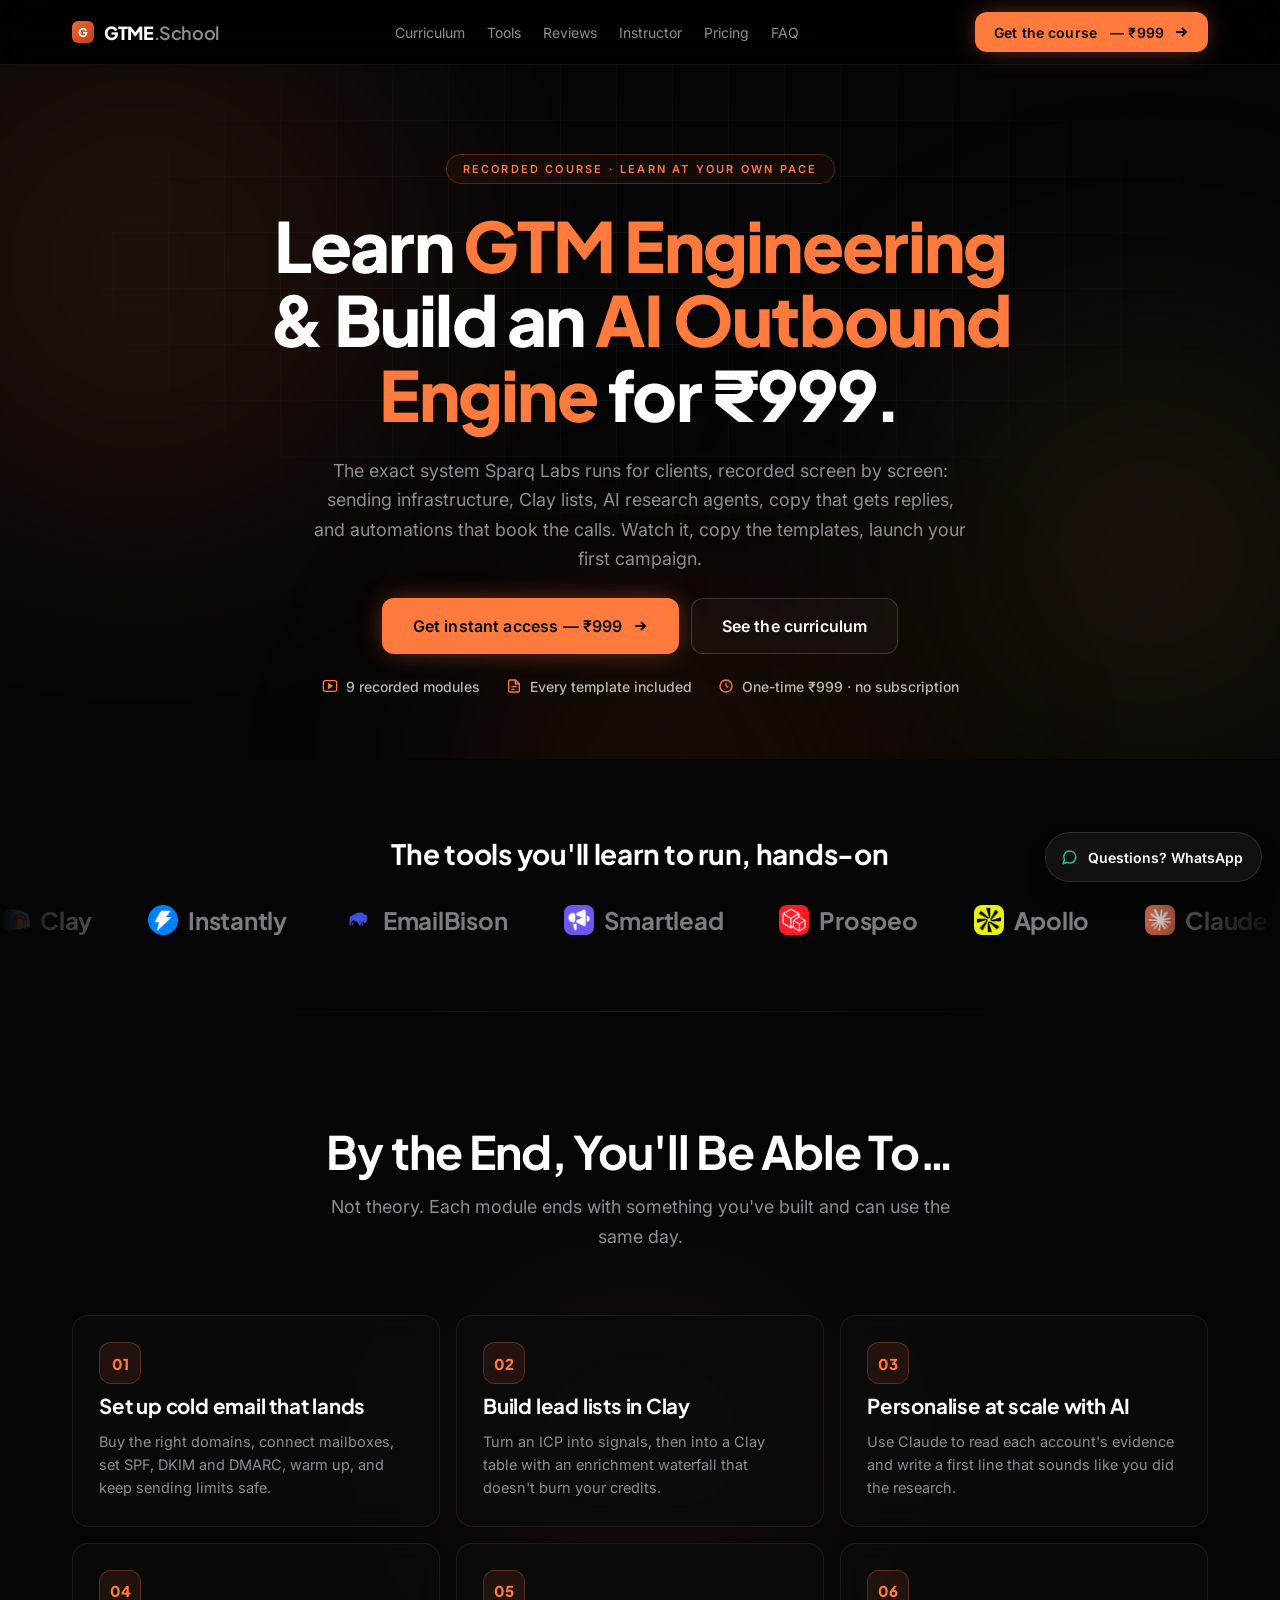
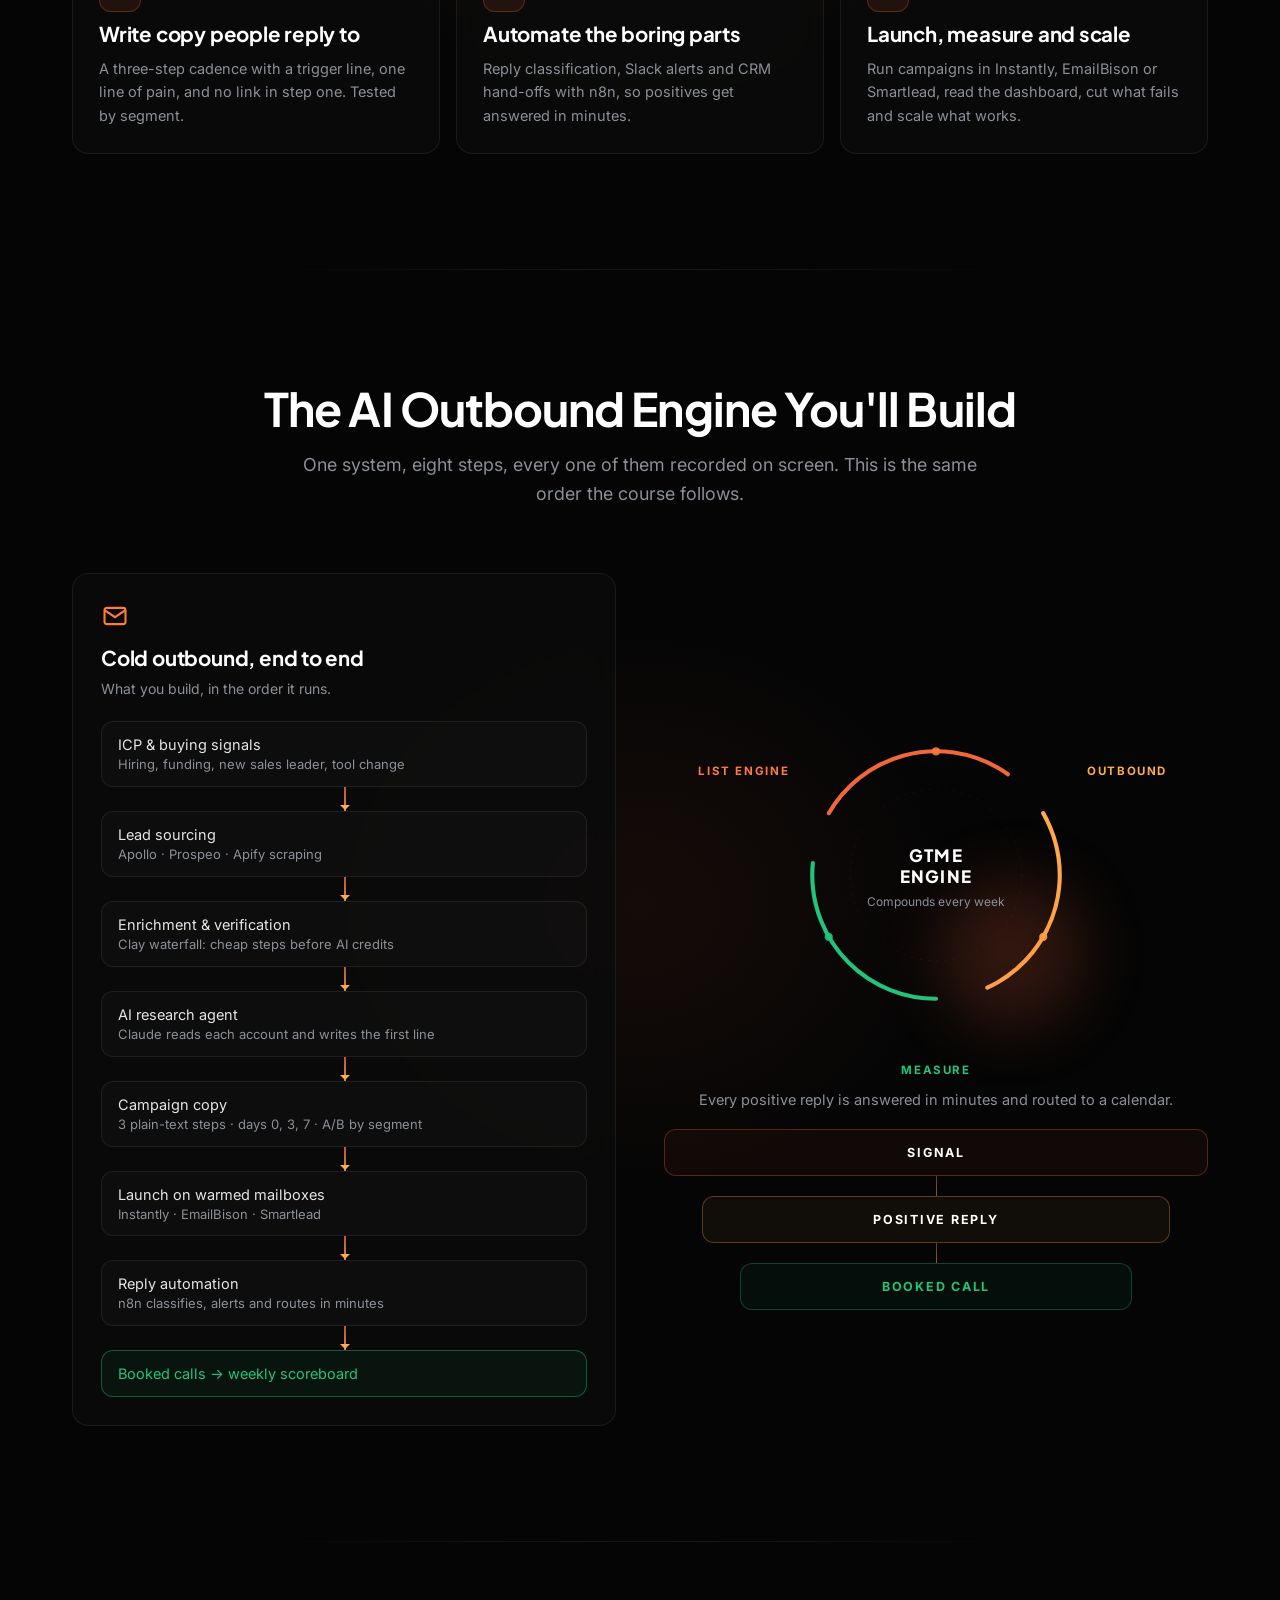
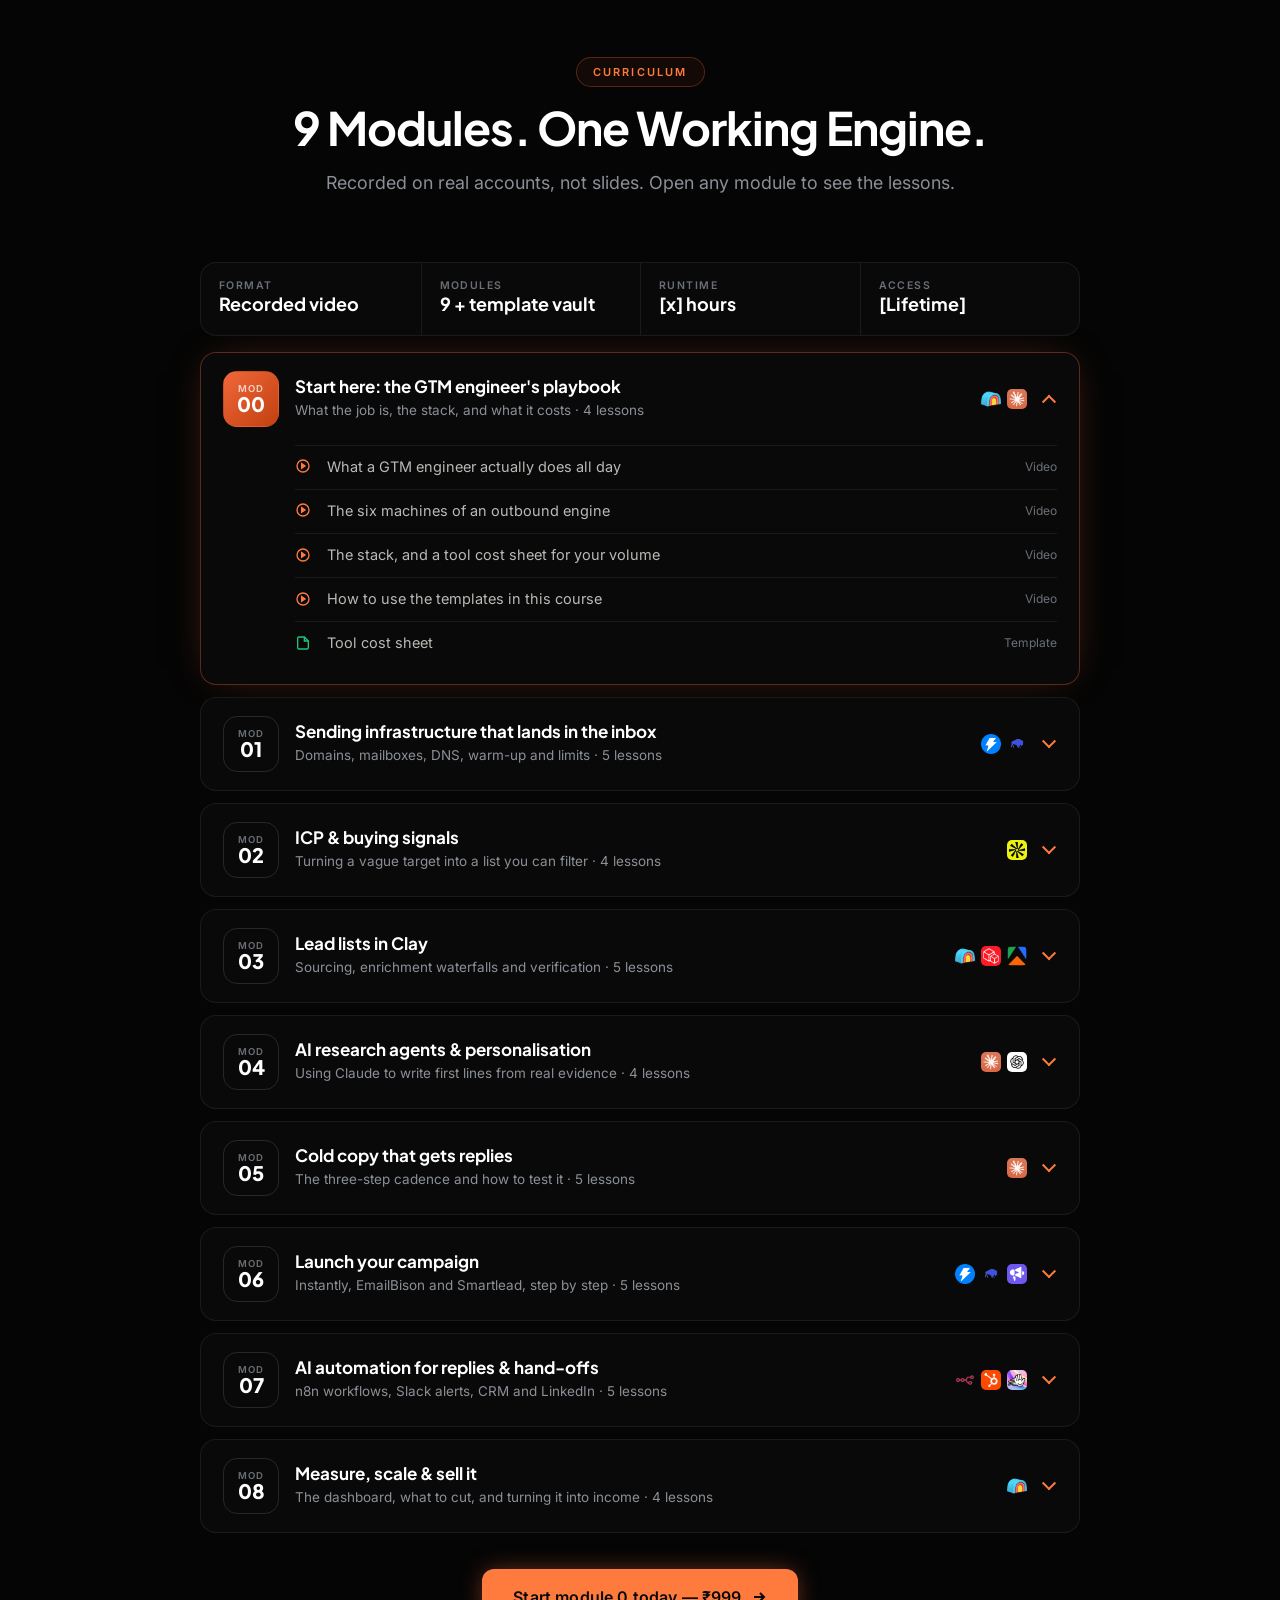
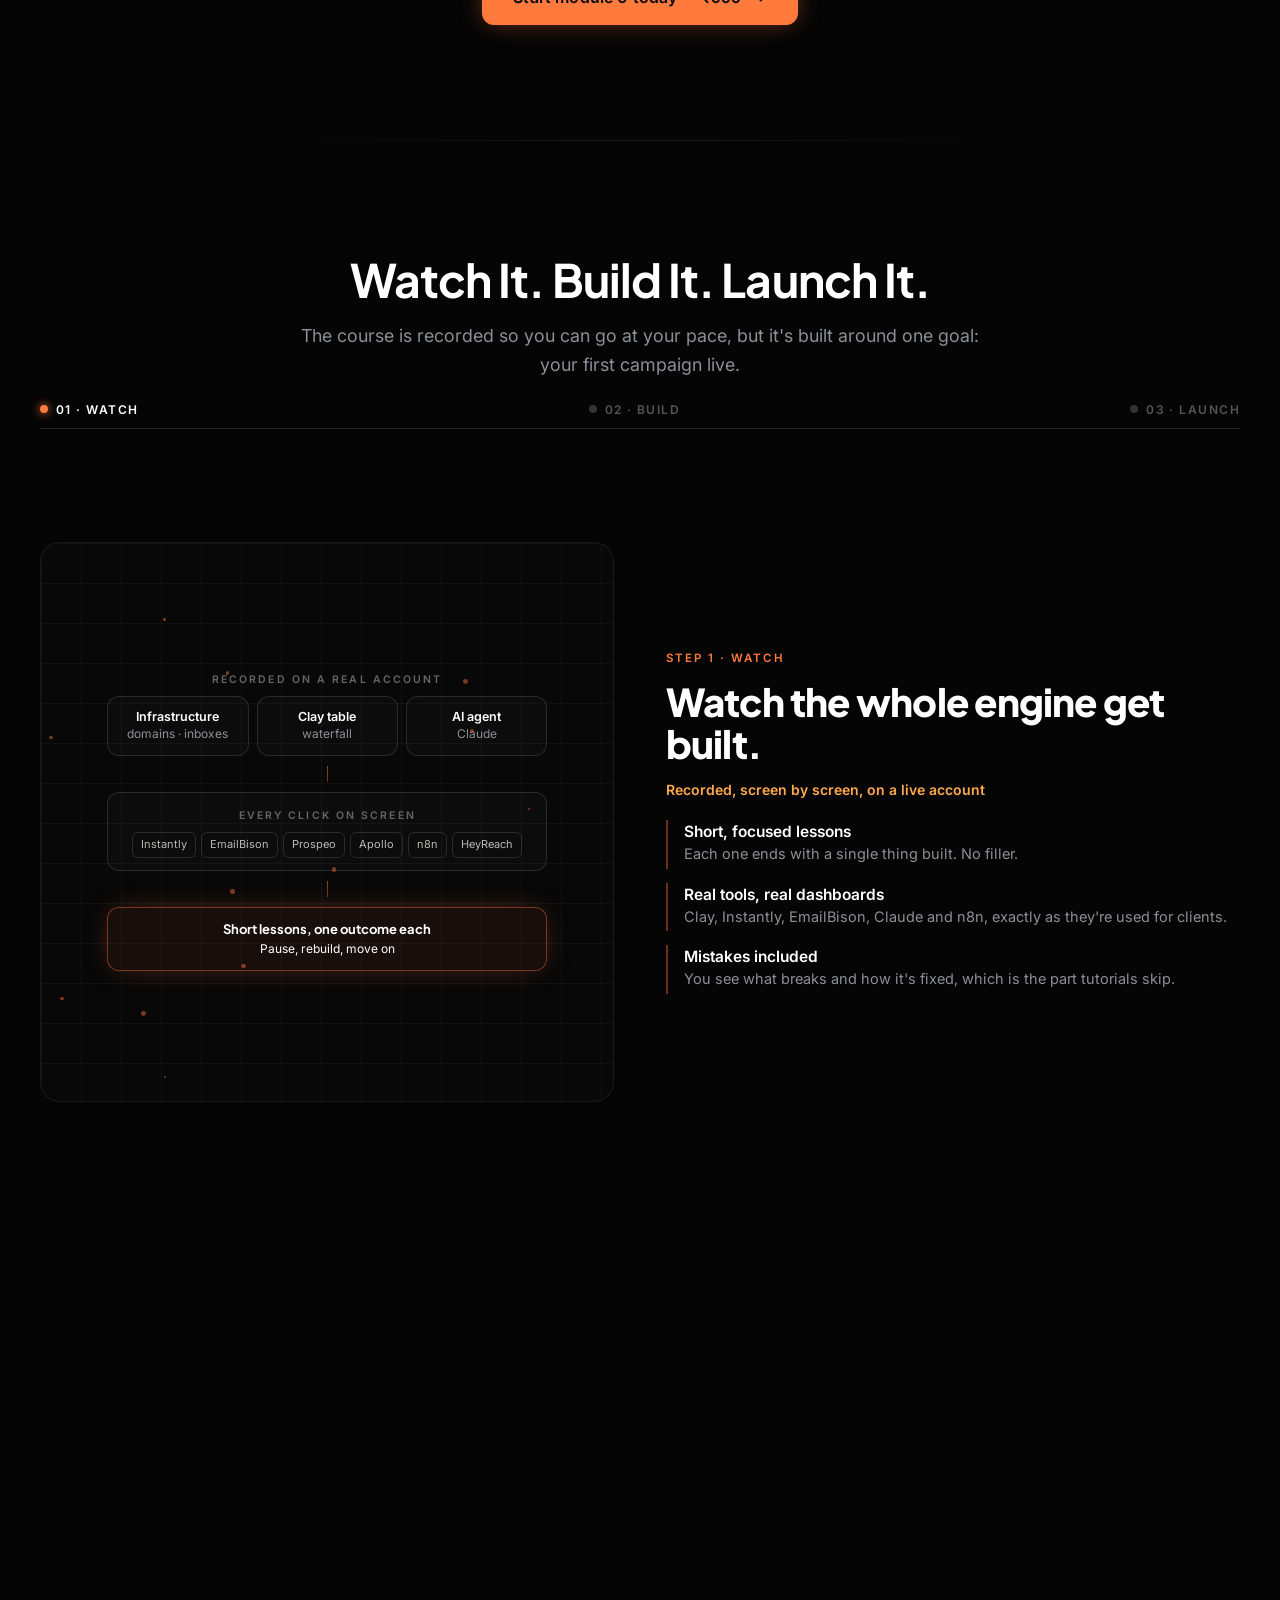
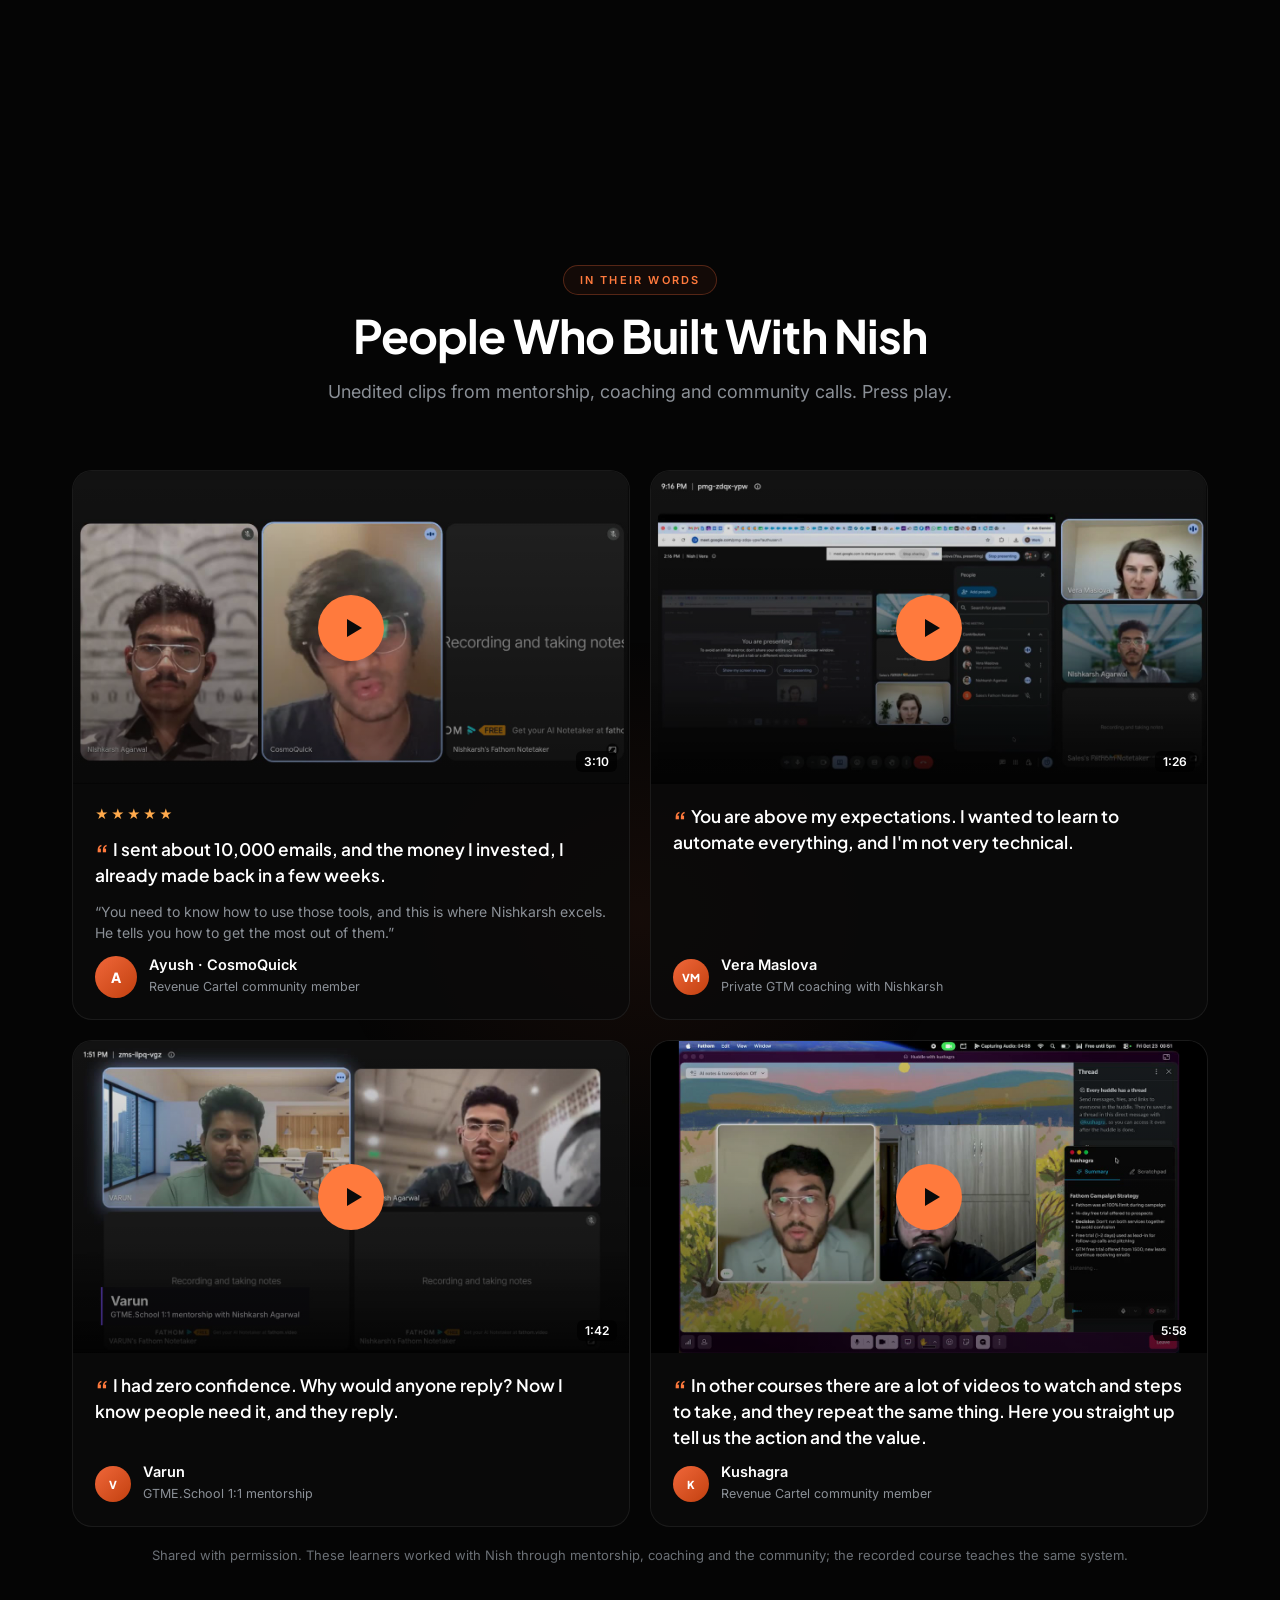
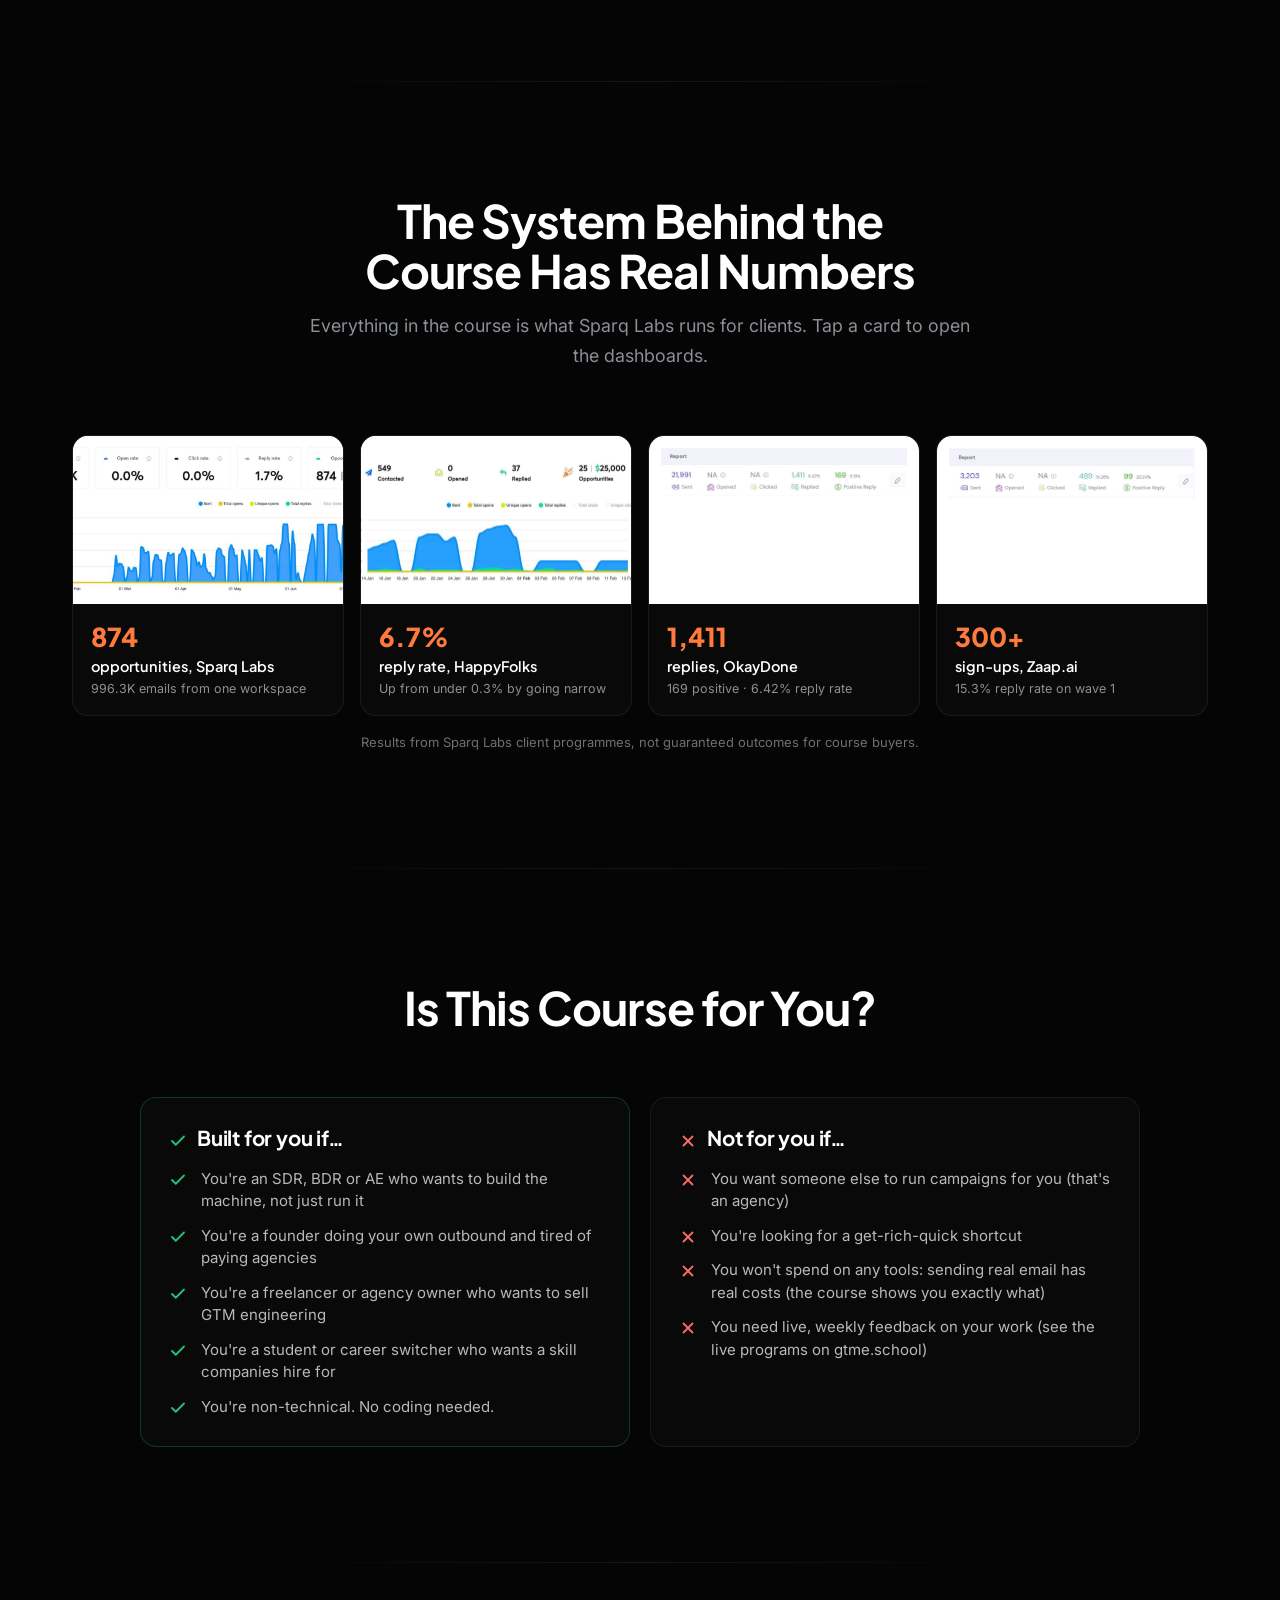
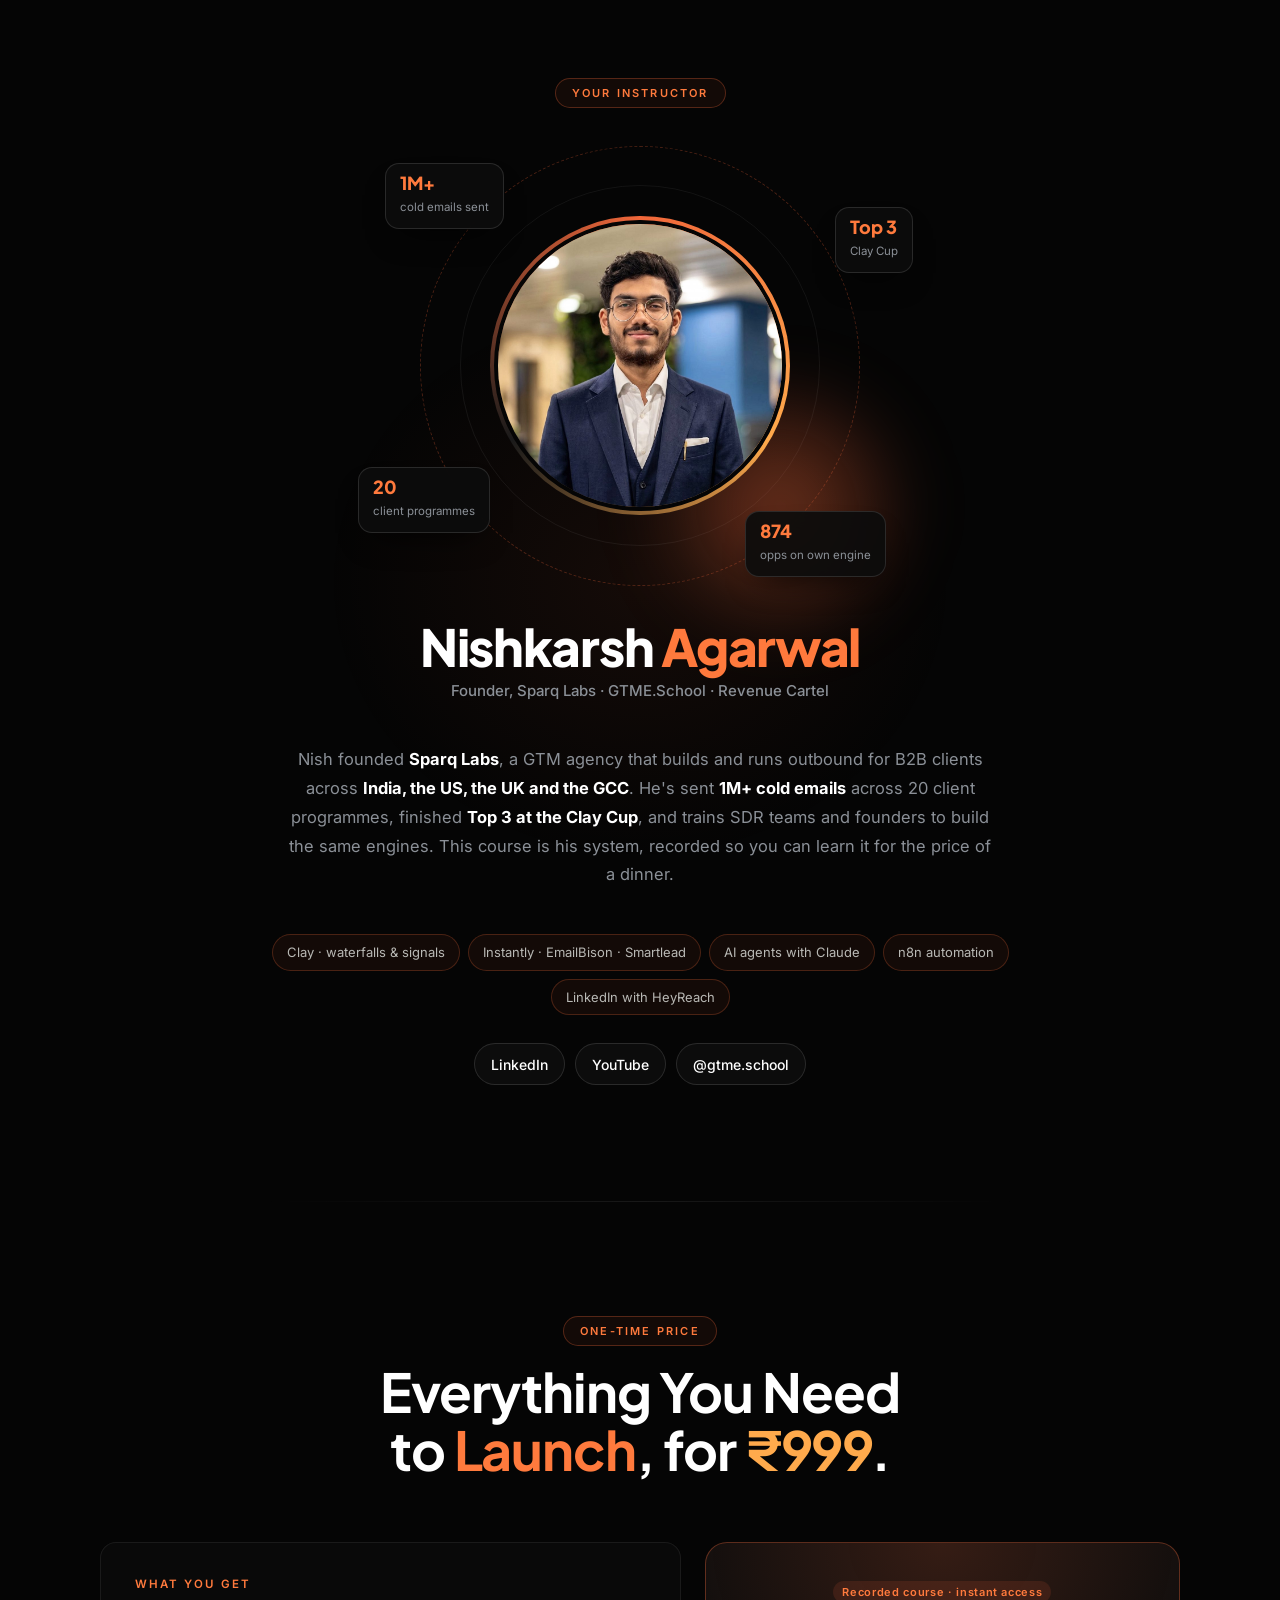
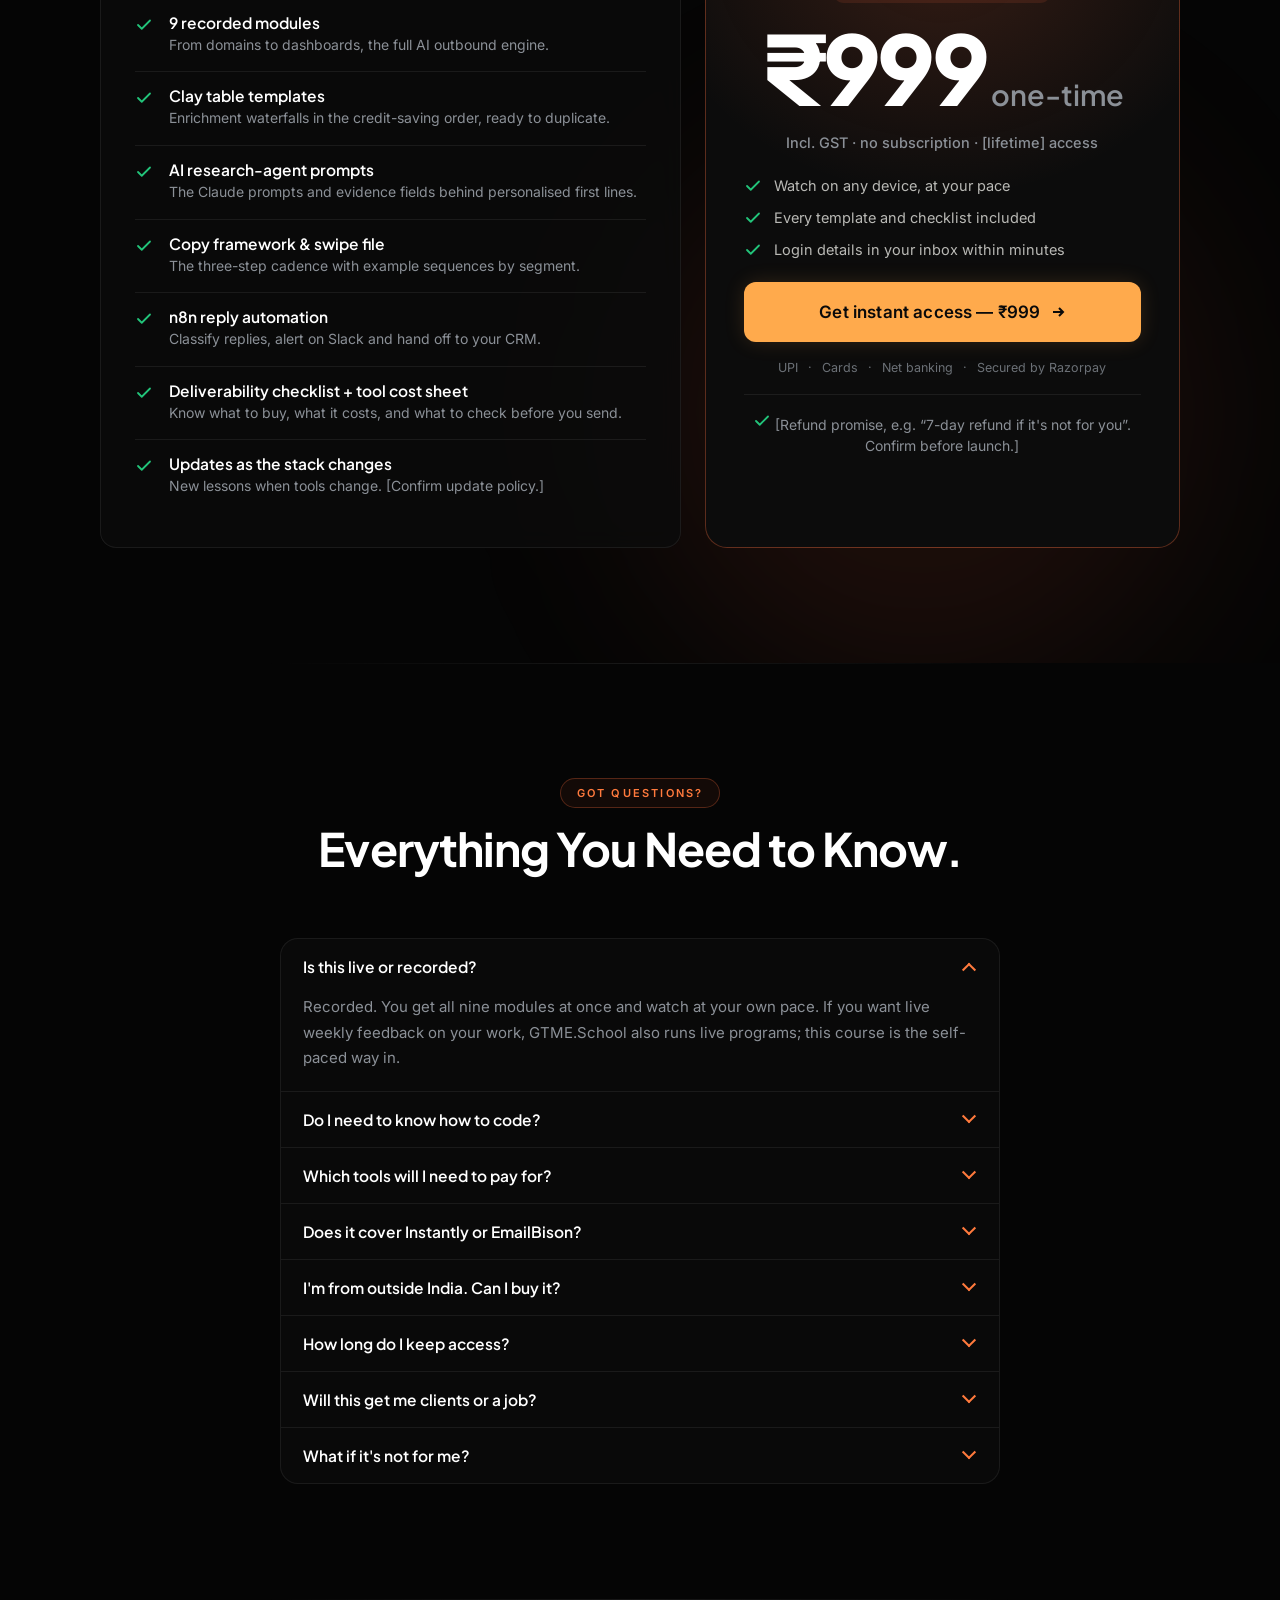
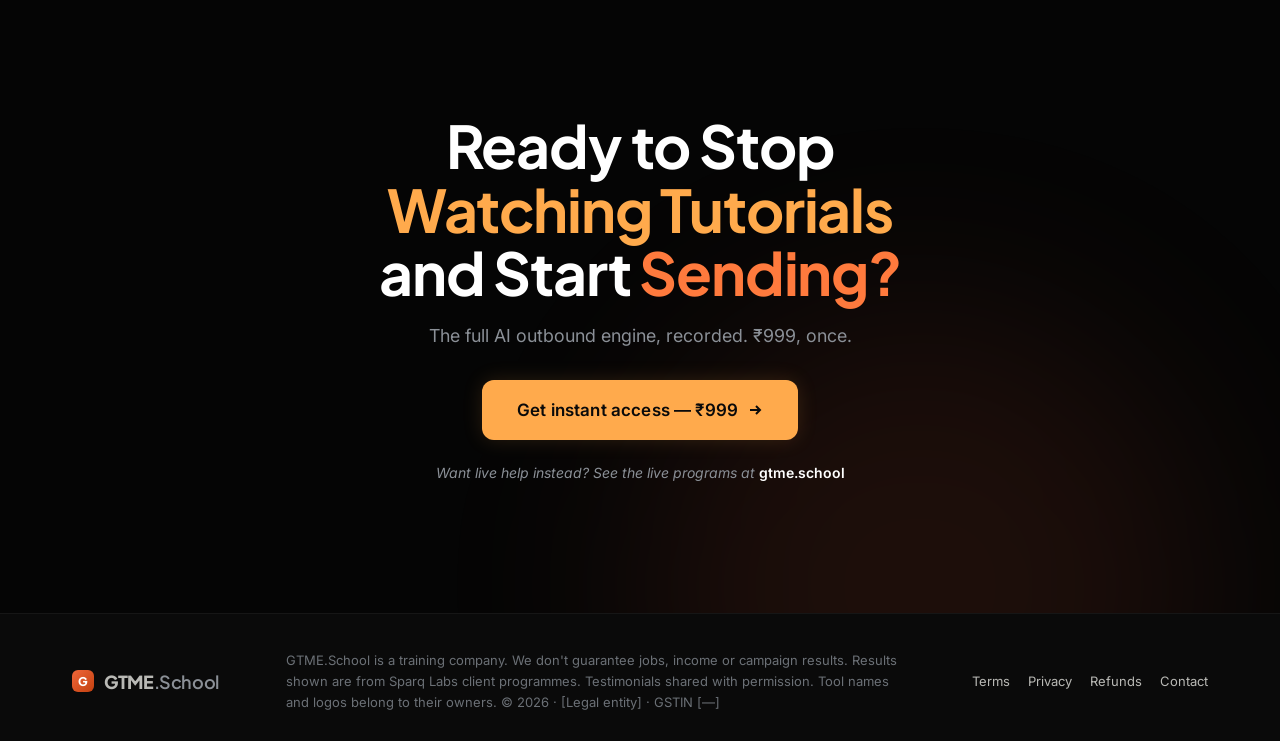
<file: public/index.html>
<!doctype html>
<html lang="en">
<head>
<meta charset="utf-8">
<meta name="viewport" content="width=device-width, initial-scale=1, viewport-fit=cover">
<title>GTM Engineering Course · ₹999 · GTME.School</title>
<meta name="description" content="A recorded course that teaches you to build an AI outbound engine: Clay, Instantly, EmailBison, Claude, n8n and the rest of the GTM engineering stack. ₹999, one-time.">
<meta property="og:title" content="The GTM Engineering Course · ₹999"><meta property="og:description" content="Build the whole AI outbound engine, step by step, on recorded video. Templates included."><meta property="og:image" content="assets/photos/nish.jpg">
<meta name="theme-color" content="#050505">
<link rel="icon" href="favicon.svg" type="image/svg+xml">
<link rel="preconnect" href="https://fonts.googleapis.com"><link rel="preconnect" href="https://fonts.gstatic.com" crossorigin><link href="https://fonts.googleapis.com/css2?family=Inter:wght@400;500;600;700&family=Plus+Jakarta+Sans:wght@500;600;700;800&display=swap" rel="stylesheet">
<link rel="stylesheet" href="assets/site.css">
</head>
<body>
<header class="nav">
<div class="wrap">
<a class="logo" href="#top" aria-label="GTME.School"><i>G</i><span>GTME<em>.School</em></span></a>
<nav class="nav-links" aria-label="Page">
<a href="#curriculum" data-spy="curriculum">Curriculum</a><a href="#tools" data-spy="tools">Tools</a><a href="#reviews" data-spy="reviews">Reviews</a><a href="#instructor" data-spy="instructor">Instructor</a><a href="#pricing" data-spy="pricing">Pricing</a><a href="#faq" data-spy="faq">FAQ</a>
</nav>
<div class="nav-cta">
<a class="btn btn-grad btn-sm" href="https://topmate.io/shrinishkarsh/2314813/pay?utm_source=public_profile&utm_campaign=shrinishkarsh&skipped_service_page=1" target="_blank" rel="noopener">Get the course<span class="hide-s">&nbsp;— ₹999</span> <svg class="arr" viewBox="0 0 16 16" fill="none" stroke="currentColor" stroke-width="2" aria-hidden="true"><path d="M3 8h10M9 4l4 4-4 4"/></svg></a>
<button class="burger" type="button" data-drawer aria-label="Open menu"><svg width="20" height="20" viewBox="0 0 20 20" fill="none" stroke="currentColor" stroke-width="2" aria-hidden="true"><path d="M3 5h14M3 10h14M3 15h14"/></svg></button>
</div>
</div>
<div class="progress" aria-hidden="true"></div>
</header>
<div class="drawer" role="dialog" aria-label="Menu"><div class="drawer-panel">
<button type="button" data-close class="btn btn-line btn-sm" style="align-self:flex-end">Close</button>
<a href="#curriculum">Curriculum <span>→</span></a><a href="#tools">Tools <span>→</span></a><a href="#reviews">Reviews <span>→</span></a><a href="#instructor">Instructor <span>→</span></a><a href="#pricing">Pricing <span>₹999</span></a><a href="#faq">FAQ <span>→</span></a>
<a class="btn btn-grad btn-block" href="https://topmate.io/shrinishkarsh/2314813/pay?utm_source=public_profile&utm_campaign=shrinishkarsh&skipped_service_page=1" target="_blank" rel="noopener">Get the course — ₹999</a>
</div></div>

<main id="top">

<!-- ================= HERO (centred) ================= -->
<section class="c-hero phero">
<div class="blob b1" aria-hidden="true"></div><div class="blob b2" aria-hidden="true"></div><div class="blob b3" aria-hidden="true"></div><div class="grid-bg" aria-hidden="true"></div>
<div class="wrap">
<span class="pill-k hero-enter">Recorded course · learn at your own pace</span>
<h1 class="h1 hero-enter" style="--enter-delay:.08s">Learn <span class="hl">GTM Engineering</span> &amp; Build an <span class="hl">AI Outbound Engine</span> for ₹999.</h1>
<p class="lede hero-enter" style="--enter-delay:.16s">The exact system Sparq Labs runs for clients, recorded screen by screen: sending infrastructure, Clay lists, AI research agents, copy that gets replies, and automations that book the calls. Watch it, copy the templates, launch your first campaign.</p>
<div class="c-cta-row hero-enter" style="--enter-delay:.24s">
<a class="btn btn-grad btn-lg" href="https://topmate.io/shrinishkarsh/2314813/pay?utm_source=public_profile&utm_campaign=shrinishkarsh&skipped_service_page=1" target="_blank" rel="noopener">Get instant access — ₹999 <svg class="arr" viewBox="0 0 16 16" fill="none" stroke="currentColor" stroke-width="2" aria-hidden="true"><path d="M3 8h10M9 4l4 4-4 4"/></svg></a>
<a class="btn btn-line btn-lg" href="#curriculum">See the curriculum</a>
</div>
<div class="c-meta hero-enter" style="--enter-delay:.3s"><span><svg width="16" height="16" viewBox="0 0 24 24" fill="none" stroke="currentColor" stroke-width="2" aria-hidden="true"><rect x="2" y="4" width="20" height="16" rx="3"/><path d="M10 9l5 3-5 3z" fill="currentColor"/></svg> 9 recorded modules</span><span><svg width="16" height="16" viewBox="0 0 24 24" fill="none" stroke="currentColor" stroke-width="2" aria-hidden="true"><path d="M14 3H6a2 2 0 0 0-2 2v14a2 2 0 0 0 2 2h12a2 2 0 0 0 2-2V9z"/><path d="M14 3v6h6M8 13h8M8 17h5"/></svg> Every template included</span><span><svg width="16" height="16" viewBox="0 0 24 24" fill="none" stroke="currentColor" stroke-width="2" aria-hidden="true"><circle cx="12" cy="12" r="9"/><path d="M12 7v5l3 2"/></svg> One-time ₹999 · no subscription</span></div>
</div>
</section>

<!-- ================= TOOLS MARQUEE ================= -->
<section class="sec tight" aria-label="Tools">
<div class="wrap"><h2 class="h3 reveal-up" style="text-align:center;font-size:clamp(20px,2.2vw,28px);margin-bottom:34px">The tools you'll learn to run, hands-on</h2></div>
<div class="marquee"><div class="marquee-track" style="gap:56px">
<span class="logo-item" style="align-items:center"><img src="assets/logos/clay.png" alt="" style="width:30px;height:30px;border-radius:8px">Clay</span><span class="logo-item" style="align-items:center"><img src="assets/logos/instantly.png" alt="" style="width:30px;height:30px;border-radius:8px">Instantly</span><span class="logo-item" style="align-items:center"><img src="assets/logos/emailbison.png" alt="" style="width:30px;height:30px;border-radius:8px">EmailBison</span><span class="logo-item" style="align-items:center"><img src="assets/logos/smartlead.png" alt="" style="width:30px;height:30px;border-radius:8px">Smartlead</span><span class="logo-item" style="align-items:center"><img src="assets/logos/prospeo.png" alt="" style="width:30px;height:30px;border-radius:8px">Prospeo</span><span class="logo-item" style="align-items:center"><img src="assets/logos/apollo.png" alt="" style="width:30px;height:30px;border-radius:8px">Apollo</span><span class="logo-item" style="align-items:center"><img src="assets/logos/claude.png" alt="" style="width:30px;height:30px;border-radius:8px">Claude</span><span class="logo-item" style="align-items:center"><img src="assets/logos/openai.png" alt="" style="width:30px;height:30px;border-radius:8px">ChatGPT</span><span class="logo-item" style="align-items:center"><img src="assets/logos/n8n.png" alt="" style="width:30px;height:30px;border-radius:8px">n8n</span><span class="logo-item" style="align-items:center"><img src="assets/logos/heyreach.png" alt="" style="width:30px;height:30px;border-radius:8px">HeyReach</span><span class="logo-item" style="align-items:center"><img src="assets/logos/apify.png" alt="" style="width:30px;height:30px;border-radius:8px">Apify</span><span class="logo-item" style="align-items:center"><img src="assets/logos/hubspot.png" alt="" style="width:30px;height:30px;border-radius:8px">HubSpot</span><span class="logo-item" aria-hidden="true" style="align-items:center"><img src="assets/logos/clay.png" alt="" style="width:30px;height:30px;border-radius:8px">Clay</span><span class="logo-item" aria-hidden="true" style="align-items:center"><img src="assets/logos/instantly.png" alt="" style="width:30px;height:30px;border-radius:8px">Instantly</span><span class="logo-item" aria-hidden="true" style="align-items:center"><img src="assets/logos/emailbison.png" alt="" style="width:30px;height:30px;border-radius:8px">EmailBison</span><span class="logo-item" aria-hidden="true" style="align-items:center"><img src="assets/logos/smartlead.png" alt="" style="width:30px;height:30px;border-radius:8px">Smartlead</span><span class="logo-item" aria-hidden="true" style="align-items:center"><img src="assets/logos/prospeo.png" alt="" style="width:30px;height:30px;border-radius:8px">Prospeo</span><span class="logo-item" aria-hidden="true" style="align-items:center"><img src="assets/logos/apollo.png" alt="" style="width:30px;height:30px;border-radius:8px">Apollo</span><span class="logo-item" aria-hidden="true" style="align-items:center"><img src="assets/logos/claude.png" alt="" style="width:30px;height:30px;border-radius:8px">Claude</span><span class="logo-item" aria-hidden="true" style="align-items:center"><img src="assets/logos/openai.png" alt="" style="width:30px;height:30px;border-radius:8px">ChatGPT</span><span class="logo-item" aria-hidden="true" style="align-items:center"><img src="assets/logos/n8n.png" alt="" style="width:30px;height:30px;border-radius:8px">n8n</span><span class="logo-item" aria-hidden="true" style="align-items:center"><img src="assets/logos/heyreach.png" alt="" style="width:30px;height:30px;border-radius:8px">HeyReach</span><span class="logo-item" aria-hidden="true" style="align-items:center"><img src="assets/logos/apify.png" alt="" style="width:30px;height:30px;border-radius:8px">Apify</span><span class="logo-item" aria-hidden="true" style="align-items:center"><img src="assets/logos/hubspot.png" alt="" style="width:30px;height:30px;border-radius:8px">HubSpot</span>
</div></div>
</section>

<!-- ================= OUTCOMES ================= -->
<section class="sec ambient" id="outcomes">
<div class="wrap">
<div class="center-head"><h2 class="h2">By the End, You'll Be Able To…</h2><p class="lede">Not theory. Each module ends with something you've built and can use the same day.</p></div>
<div class="outs">
<div class="glass out"><span class="n">01</span><h3 class="h3">Set up cold email that lands</h3><p>Buy the right domains, connect mailboxes, set SPF, DKIM and DMARC, warm up, and keep sending limits safe.</p></div>
<div class="glass out"><span class="n">02</span><h3 class="h3">Build lead lists in Clay</h3><p>Turn an ICP into signals, then into a Clay table with an enrichment waterfall that doesn't burn your credits.</p></div>
<div class="glass out"><span class="n">03</span><h3 class="h3">Personalise at scale with AI</h3><p>Use Claude to read each account's evidence and write a first line that sounds like you did the research.</p></div>
<div class="glass out"><span class="n">04</span><h3 class="h3">Write copy people reply to</h3><p>A three-step cadence with a trigger line, one line of pain, and no link in step one. Tested by segment.</p></div>
<div class="glass out"><span class="n">05</span><h3 class="h3">Automate the boring parts</h3><p>Reply classification, Slack alerts and CRM hand-offs with n8n, so positives get answered in minutes.</p></div>
<div class="glass out"><span class="n">06</span><h3 class="h3">Launch, measure and scale</h3><p>Run campaigns in Instantly, EmailBison or Smartlead, read the dashboard, cut what fails and scale what works.</p></div>
</div>
</div>
</section>

<!-- ================= ENGINE FLOW + FLYWHEEL ================= -->
<section class="sec ambient" id="engine">
<div class="wrap">
<div class="center-head"><h2 class="h2">The AI Outbound Engine You'll Build</h2><p class="lede">One system, eight steps, every one of them recorded on screen. This is the same order the course follows.</p></div>
<div class="fly">
<div class="glass fcard reveal-left">
<div class="ic"><svg width="28" height="28" viewBox="0 0 24 24" fill="none" stroke="#FF7A3D" stroke-width="1.8" aria-hidden="true"><rect x="3" y="5" width="18" height="14" rx="2"/><path d="M3 7l9 6 9-6"/></svg></div>
<h3 class="h3" style="margin-top:12px">Cold outbound, end to end</h3>
<p class="small" style="margin:6px 0 0">What you build, in the order it runs.</p>
<div class="fsteps">
<div class="fstep">ICP &amp; buying signals<small>Hiring, funding, new sales leader, tool change</small></div>
<div class="fstep">Lead sourcing<small>Apollo · Prospeo · Apify scraping</small></div>
<div class="fstep">Enrichment &amp; verification<small>Clay waterfall: cheap steps before AI credits</small></div>
<div class="fstep">AI research agent<small>Claude reads each account and writes the first line</small></div>
<div class="fstep">Campaign copy<small>3 plain-text steps · days 0, 3, 7 · A/B by segment</small></div>
<div class="fstep">Launch on warmed mailboxes<small>Instantly · EmailBison · Smartlead</small></div>
<div class="fstep">Reply automation<small>n8n classifies, alerts and routes in minutes</small></div>
<div class="fstep end">Booked calls → weekly scoreboard</div>
</div>
</div>
<div class="wheel-col reveal-right">
<div class="wheel">
<span class="fw-pulse" aria-hidden="true"></span>
<svg viewBox="0 0 400 400" role="img" aria-label="The weekly loop: list engine, outbound, measure">
<g class="spin">
<circle class="fw-arc" style="--arc-len:250" cx="200" cy="200" r="150" fill="none" stroke="#F0673A" stroke-width="5" stroke-linecap="round" transform="rotate(-150 200 200)"/>
<circle class="fw-arc" style="--arc-len:250" cx="200" cy="200" r="150" fill="none" stroke="#FFAA4C" stroke-width="5" stroke-linecap="round" transform="rotate(-30 200 200)"/>
<circle class="fw-arc" style="--arc-len:250" cx="200" cy="200" r="150" fill="none" stroke="#22C47A" stroke-width="5" stroke-linecap="round" transform="rotate(90 200 200)"/>
<circle class="fw-dot" cx="200" cy="50" r="5" fill="#FF7A3D"/><circle class="fw-dot" cx="330" cy="275" r="5" fill="#FFAA4C"/><circle class="fw-dot" cx="70" cy="275" r="5" fill="#22C47A"/>
</g>
<circle cx="200" cy="200" r="104" fill="none" stroke="rgba(255,255,255,.06)" stroke-dasharray="3 7"/>
</svg>
<div class="center"><b>GTME<br>ENGINE</b><small>Compounds every week</small></div>
<span class="lbl" style="left:-22%;top:16%;color:#FF7A3D">List engine</span>
<span class="lbl" style="right:-20%;top:16%;color:#FFAA4C">Outbound</span>
<span class="lbl" style="left:50%;bottom:-9%;transform:translateX(-50%);color:#22C47A">Measure</span>
</div>
<div class="pipe">
<p class="cap">Every positive reply is answered in minutes and routed to a calendar.</p>
<div class="st a">Signal</div><div class="ln"></div><div class="st b">Positive reply</div><div class="ln"></div><div class="st c">Booked call</div>
</div>
</div>
</div>
</div>
</section>

<!-- ================= CURRICULUM ================= -->
<section class="sec" id="curriculum">
<div class="wrap">
<div class="center-head"><span class="pill-k">Curriculum</span><h2 class="h2">9 Modules. One Working Engine.</h2><p class="lede">Recorded on real accounts, not slides. Open any module to see the lessons.</p></div>
<div class="cur-meta" style="max-width:880px;margin:0 auto 16px">
<div><small>Format</small><b>Recorded video</b></div>
<div><small>Modules</small><b>9 + template vault</b></div>
<div><small>Runtime</small><b>[x] hours</b></div>
<div><small>Access</small><b>[Lifetime]</b></div>
</div>
<div class="cur">
<details class="mod" open><summary><span class="mn">MOD<b>00</b></span><span class="mt"><b>Start here: the GTM engineer's playbook</b><small>What the job is, the stack, and what it costs · 4 lessons</small></span><span class="tg"><img src="assets/logos/clay.png" alt=""><img src="assets/logos/claude.png" alt=""><i class="chev"></i></span></summary><ul><li><svg width="16" height="16" viewBox="0 0 24 24" fill="none" stroke="currentColor" stroke-width="2" aria-hidden="true"><circle cx="12" cy="12" r="9"/><path d="M10 8.5l5 3.5-5 3.5z" fill="currentColor"/></svg><span>What a GTM engineer actually does all day</span><em>Video</em></li><li><svg width="16" height="16" viewBox="0 0 24 24" fill="none" stroke="currentColor" stroke-width="2" aria-hidden="true"><circle cx="12" cy="12" r="9"/><path d="M10 8.5l5 3.5-5 3.5z" fill="currentColor"/></svg><span>The six machines of an outbound engine</span><em>Video</em></li><li><svg width="16" height="16" viewBox="0 0 24 24" fill="none" stroke="currentColor" stroke-width="2" aria-hidden="true"><circle cx="12" cy="12" r="9"/><path d="M10 8.5l5 3.5-5 3.5z" fill="currentColor"/></svg><span>The stack, and a tool cost sheet for your volume</span><em>Video</em></li><li><svg width="16" height="16" viewBox="0 0 24 24" fill="none" stroke="currentColor" stroke-width="2" aria-hidden="true"><circle cx="12" cy="12" r="9"/><path d="M10 8.5l5 3.5-5 3.5z" fill="currentColor"/></svg><span>How to use the templates in this course</span><em>Video</em></li><li class="res"><svg width="16" height="16" viewBox="0 0 24 24" fill="none" stroke="currentColor" stroke-width="2" aria-hidden="true"><path d="M14 3H6a2 2 0 0 0-2 2v14a2 2 0 0 0 2 2h12a2 2 0 0 0 2-2V9z"/><path d="M14 3v6h6"/></svg><span>Tool cost sheet</span><em>Template</em></li></ul></details>
<details class="mod"><summary><span class="mn">MOD<b>01</b></span><span class="mt"><b>Sending infrastructure that lands in the inbox</b><small>Domains, mailboxes, DNS, warm-up and limits · 5 lessons</small></span><span class="tg"><img src="assets/logos/instantly.png" alt=""><img src="assets/logos/emailbison.png" alt=""><i class="chev"></i></span></summary><ul><li><svg width="16" height="16" viewBox="0 0 24 24" fill="none" stroke="currentColor" stroke-width="2" aria-hidden="true"><circle cx="12" cy="12" r="9"/><path d="M10 8.5l5 3.5-5 3.5z" fill="currentColor"/></svg><span>Why you never send cold from your main domain</span><em>Video</em></li><li><svg width="16" height="16" viewBox="0 0 24 24" fill="none" stroke="currentColor" stroke-width="2" aria-hidden="true"><circle cx="12" cy="12" r="9"/><path d="M10 8.5l5 3.5-5 3.5z" fill="currentColor"/></svg><span>Buying secondary domains and connecting mailboxes</span><em>Video</em></li><li><svg width="16" height="16" viewBox="0 0 24 24" fill="none" stroke="currentColor" stroke-width="2" aria-hidden="true"><circle cx="12" cy="12" r="9"/><path d="M10 8.5l5 3.5-5 3.5z" fill="currentColor"/></svg><span>SPF, DKIM and DMARC, set up on screen</span><em>Video</em></li><li><svg width="16" height="16" viewBox="0 0 24 24" fill="none" stroke="currentColor" stroke-width="2" aria-hidden="true"><circle cx="12" cy="12" r="9"/><path d="M10 8.5l5 3.5-5 3.5z" fill="currentColor"/></svg><span>Warm-up, daily limits and the Google / Outlook split</span><em>Video</em></li><li><svg width="16" height="16" viewBox="0 0 24 24" fill="none" stroke="currentColor" stroke-width="2" aria-hidden="true"><circle cx="12" cy="12" r="9"/><path d="M10 8.5l5 3.5-5 3.5z" fill="currentColor"/></svg><span>Connecting everything to Instantly and EmailBison</span><em>Video</em></li><li class="res"><svg width="16" height="16" viewBox="0 0 24 24" fill="none" stroke="currentColor" stroke-width="2" aria-hidden="true"><path d="M14 3H6a2 2 0 0 0-2 2v14a2 2 0 0 0 2 2h12a2 2 0 0 0 2-2V9z"/><path d="M14 3v6h6"/></svg><span>Deliverability checklist</span><em>Template</em></li></ul></details>
<details class="mod"><summary><span class="mn">MOD<b>02</b></span><span class="mt"><b>ICP & buying signals</b><small>Turning a vague target into a list you can filter · 4 lessons</small></span><span class="tg"><img src="assets/logos/apollo.png" alt=""><i class="chev"></i></span></summary><ul><li><svg width="16" height="16" viewBox="0 0 24 24" fill="none" stroke="currentColor" stroke-width="2" aria-hidden="true"><circle cx="12" cy="12" r="9"/><path d="M10 8.5l5 3.5-5 3.5z" fill="currentColor"/></svg><span>Rewrite your ICP as signals, not adjectives</span><em>Video</em></li><li><svg width="16" height="16" viewBox="0 0 24 24" fill="none" stroke="currentColor" stroke-width="2" aria-hidden="true"><circle cx="12" cy="12" r="9"/><path d="M10 8.5l5 3.5-5 3.5z" fill="currentColor"/></svg><span>The signals that say “now”: hiring, funding, new leaders, tool changes</span><em>Video</em></li><li><svg width="16" height="16" viewBox="0 0 24 24" fill="none" stroke="currentColor" stroke-width="2" aria-hidden="true"><circle cx="12" cy="12" r="9"/><path d="M10 8.5l5 3.5-5 3.5z" fill="currentColor"/></svg><span>Tiering accounts by signal strength</span><em>Video</em></li><li><svg width="16" height="16" viewBox="0 0 24 24" fill="none" stroke="currentColor" stroke-width="2" aria-hidden="true"><circle cx="12" cy="12" r="9"/><path d="M10 8.5l5 3.5-5 3.5z" fill="currentColor"/></svg><span>Finding your first 500 accounts</span><em>Video</em></li><li class="res"><svg width="16" height="16" viewBox="0 0 24 24" fill="none" stroke="currentColor" stroke-width="2" aria-hidden="true"><path d="M14 3H6a2 2 0 0 0-2 2v14a2 2 0 0 0 2 2h12a2 2 0 0 0 2-2V9z"/><path d="M14 3v6h6"/></svg><span>ICP signal worksheet</span><em>Template</em></li></ul></details>
<details class="mod"><summary><span class="mn">MOD<b>03</b></span><span class="mt"><b>Lead lists in Clay</b><small>Sourcing, enrichment waterfalls and verification · 5 lessons</small></span><span class="tg"><img src="assets/logos/clay.png" alt=""><img src="assets/logos/prospeo.png" alt=""><img src="assets/logos/apify.png" alt=""><i class="chev"></i></span></summary><ul><li><svg width="16" height="16" viewBox="0 0 24 24" fill="none" stroke="currentColor" stroke-width="2" aria-hidden="true"><circle cx="12" cy="12" r="9"/><path d="M10 8.5l5 3.5-5 3.5z" fill="currentColor"/></svg><span>Clay from zero: tables, columns, credits</span><em>Video</em></li><li><svg width="16" height="16" viewBox="0 0 24 24" fill="none" stroke="currentColor" stroke-width="2" aria-hidden="true"><circle cx="12" cy="12" r="9"/><path d="M10 8.5l5 3.5-5 3.5z" fill="currentColor"/></svg><span>Sourcing from Apollo, Prospeo and Apify scrapes</span><em>Video</em></li><li><svg width="16" height="16" viewBox="0 0 24 24" fill="none" stroke="currentColor" stroke-width="2" aria-hidden="true"><circle cx="12" cy="12" r="9"/><path d="M10 8.5l5 3.5-5 3.5z" fill="currentColor"/></svg><span>The enrichment waterfall: cheap steps before AI credits</span><em>Video</em></li><li><svg width="16" height="16" viewBox="0 0 24 24" fill="none" stroke="currentColor" stroke-width="2" aria-hidden="true"><circle cx="12" cy="12" r="9"/><path d="M10 8.5l5 3.5-5 3.5z" fill="currentColor"/></svg><span>Email finding and verification</span><em>Video</em></li><li><svg width="16" height="16" viewBox="0 0 24 24" fill="none" stroke="currentColor" stroke-width="2" aria-hidden="true"><circle cx="12" cy="12" r="9"/><path d="M10 8.5l5 3.5-5 3.5z" fill="currentColor"/></svg><span>Exporting a clean, tiered list</span><em>Video</em></li><li class="res"><svg width="16" height="16" viewBox="0 0 24 24" fill="none" stroke="currentColor" stroke-width="2" aria-hidden="true"><path d="M14 3H6a2 2 0 0 0-2 2v14a2 2 0 0 0 2 2h12a2 2 0 0 0 2-2V9z"/><path d="M14 3v6h6"/></svg><span>Clay table templates</span><em>Template</em></li></ul></details>
<details class="mod"><summary><span class="mn">MOD<b>04</b></span><span class="mt"><b>AI research agents & personalisation</b><small>Using Claude to write first lines from real evidence · 4 lessons</small></span><span class="tg"><img src="assets/logos/claude.png" alt=""><img src="assets/logos/openai.png" alt=""><i class="chev"></i></span></summary><ul><li><svg width="16" height="16" viewBox="0 0 24 24" fill="none" stroke="currentColor" stroke-width="2" aria-hidden="true"><circle cx="12" cy="12" r="9"/><path d="M10 8.5l5 3.5-5 3.5z" fill="currentColor"/></svg><span>How an AI research agent reads an account</span><em>Video</em></li><li><svg width="16" height="16" viewBox="0 0 24 24" fill="none" stroke="currentColor" stroke-width="2" aria-hidden="true"><circle cx="12" cy="12" r="9"/><path d="M10 8.5l5 3.5-5 3.5z" fill="currentColor"/></svg><span>The prompt and the evidence fields</span><em>Video</em></li><li><svg width="16" height="16" viewBox="0 0 24 24" fill="none" stroke="currentColor" stroke-width="2" aria-hidden="true"><circle cx="12" cy="12" r="9"/><path d="M10 8.5l5 3.5-5 3.5z" fill="currentColor"/></svg><span>Generating first lines at scale inside Clay</span><em>Video</em></li><li><svg width="16" height="16" viewBox="0 0 24 24" fill="none" stroke="currentColor" stroke-width="2" aria-hidden="true"><circle cx="12" cy="12" r="9"/><path d="M10 8.5l5 3.5-5 3.5z" fill="currentColor"/></svg><span>Quality-checking AI output before it sends</span><em>Video</em></li><li class="res"><svg width="16" height="16" viewBox="0 0 24 24" fill="none" stroke="currentColor" stroke-width="2" aria-hidden="true"><path d="M14 3H6a2 2 0 0 0-2 2v14a2 2 0 0 0 2 2h12a2 2 0 0 0 2-2V9z"/><path d="M14 3v6h6"/></svg><span>Research-agent prompt pack</span><em>Template</em></li></ul></details>
<details class="mod"><summary><span class="mn">MOD<b>05</b></span><span class="mt"><b>Cold copy that gets replies</b><small>The three-step cadence and how to test it · 5 lessons</small></span><span class="tg"><img src="assets/logos/claude.png" alt=""><i class="chev"></i></span></summary><ul><li><svg width="16" height="16" viewBox="0 0 24 24" fill="none" stroke="currentColor" stroke-width="2" aria-hidden="true"><circle cx="12" cy="12" r="9"/><path d="M10 8.5l5 3.5-5 3.5z" fill="currentColor"/></svg><span>Trigger line first, one line of pain</span><em>Video</em></li><li><svg width="16" height="16" viewBox="0 0 24 24" fill="none" stroke="currentColor" stroke-width="2" aria-hidden="true"><circle cx="12" cy="12" r="9"/><path d="M10 8.5l5 3.5-5 3.5z" fill="currentColor"/></svg><span>Days 0, 3 and 7: what each step does</span><em>Video</em></li><li><svg width="16" height="16" viewBox="0 0 24 24" fill="none" stroke="currentColor" stroke-width="2" aria-hidden="true"><circle cx="12" cy="12" r="9"/><path d="M10 8.5l5 3.5-5 3.5z" fill="currentColor"/></svg><span>Subject lines, spintax and staying out of spam</span><em>Video</em></li><li><svg width="16" height="16" viewBox="0 0 24 24" fill="none" stroke="currentColor" stroke-width="2" aria-hidden="true"><circle cx="12" cy="12" r="9"/><path d="M10 8.5l5 3.5-5 3.5z" fill="currentColor"/></svg><span>A/B testing by segment, not by sentence</span><em>Video</em></li><li><svg width="16" height="16" viewBox="0 0 24 24" fill="none" stroke="currentColor" stroke-width="2" aria-hidden="true"><circle cx="12" cy="12" r="9"/><path d="M10 8.5l5 3.5-5 3.5z" fill="currentColor"/></svg><span>Teardown: real sequences that worked</span><em>Video</em></li><li class="res"><svg width="16" height="16" viewBox="0 0 24 24" fill="none" stroke="currentColor" stroke-width="2" aria-hidden="true"><path d="M14 3H6a2 2 0 0 0-2 2v14a2 2 0 0 0 2 2h12a2 2 0 0 0 2-2V9z"/><path d="M14 3v6h6"/></svg><span>Copy framework + swipe file</span><em>Template</em></li></ul></details>
<details class="mod"><summary><span class="mn">MOD<b>06</b></span><span class="mt"><b>Launch your campaign</b><small>Instantly, EmailBison and Smartlead, step by step · 5 lessons</small></span><span class="tg"><img src="assets/logos/instantly.png" alt=""><img src="assets/logos/emailbison.png" alt=""><img src="assets/logos/smartlead.png" alt=""><i class="chev"></i></span></summary><ul><li><svg width="16" height="16" viewBox="0 0 24 24" fill="none" stroke="currentColor" stroke-width="2" aria-hidden="true"><circle cx="12" cy="12" r="9"/><path d="M10 8.5l5 3.5-5 3.5z" fill="currentColor"/></svg><span>Building the campaign and schedule</span><em>Video</em></li><li><svg width="16" height="16" viewBox="0 0 24 24" fill="none" stroke="currentColor" stroke-width="2" aria-hidden="true"><circle cx="12" cy="12" r="9"/><path d="M10 8.5l5 3.5-5 3.5z" fill="currentColor"/></svg><span>Mailbox rotation and sending limits</span><em>Video</em></li><li><svg width="16" height="16" viewBox="0 0 24 24" fill="none" stroke="currentColor" stroke-width="2" aria-hidden="true"><circle cx="12" cy="12" r="9"/><path d="M10 8.5l5 3.5-5 3.5z" fill="currentColor"/></svg><span>Tracking off, plain text on: why</span><em>Video</em></li><li><svg width="16" height="16" viewBox="0 0 24 24" fill="none" stroke="currentColor" stroke-width="2" aria-hidden="true"><circle cx="12" cy="12" r="9"/><path d="M10 8.5l5 3.5-5 3.5z" fill="currentColor"/></svg><span>Launch-day checklist and the first 72 hours</span><em>Video</em></li><li><svg width="16" height="16" viewBox="0 0 24 24" fill="none" stroke="currentColor" stroke-width="2" aria-hidden="true"><circle cx="12" cy="12" r="9"/><path d="M10 8.5l5 3.5-5 3.5z" fill="currentColor"/></svg><span>Reading deliverability and fixing problems</span><em>Video</em></li><li class="res"><svg width="16" height="16" viewBox="0 0 24 24" fill="none" stroke="currentColor" stroke-width="2" aria-hidden="true"><path d="M14 3H6a2 2 0 0 0-2 2v14a2 2 0 0 0 2 2h12a2 2 0 0 0 2-2V9z"/><path d="M14 3v6h6"/></svg><span>Launch checklist</span><em>Template</em></li></ul></details>
<details class="mod"><summary><span class="mn">MOD<b>07</b></span><span class="mt"><b>AI automation for replies & hand-offs</b><small>n8n workflows, Slack alerts, CRM and LinkedIn · 5 lessons</small></span><span class="tg"><img src="assets/logos/n8n.png" alt=""><img src="assets/logos/hubspot.png" alt=""><img src="assets/logos/heyreach.png" alt=""><i class="chev"></i></span></summary><ul><li><svg width="16" height="16" viewBox="0 0 24 24" fill="none" stroke="currentColor" stroke-width="2" aria-hidden="true"><circle cx="12" cy="12" r="9"/><path d="M10 8.5l5 3.5-5 3.5z" fill="currentColor"/></svg><span>Classifying replies automatically</span><em>Video</em></li><li><svg width="16" height="16" viewBox="0 0 24 24" fill="none" stroke="currentColor" stroke-width="2" aria-hidden="true"><circle cx="12" cy="12" r="9"/><path d="M10 8.5l5 3.5-5 3.5z" fill="currentColor"/></svg><span>n8n: alerting on Slack in minutes</span><em>Video</em></li><li><svg width="16" height="16" viewBox="0 0 24 24" fill="none" stroke="currentColor" stroke-width="2" aria-hidden="true"><circle cx="12" cy="12" r="9"/><path d="M10 8.5l5 3.5-5 3.5z" fill="currentColor"/></svg><span>Pushing positives into your CRM</span><em>Video</em></li><li><svg width="16" height="16" viewBox="0 0 24 24" fill="none" stroke="currentColor" stroke-width="2" aria-hidden="true"><circle cx="12" cy="12" r="9"/><path d="M10 8.5l5 3.5-5 3.5z" fill="currentColor"/></svg><span>Adding LinkedIn touches with HeyReach</span><em>Video</em></li><li><svg width="16" height="16" viewBox="0 0 24 24" fill="none" stroke="currentColor" stroke-width="2" aria-hidden="true"><circle cx="12" cy="12" r="9"/><path d="M10 8.5l5 3.5-5 3.5z" fill="currentColor"/></svg><span>Booking the call: the hand-off that matters</span><em>Video</em></li><li class="res"><svg width="16" height="16" viewBox="0 0 24 24" fill="none" stroke="currentColor" stroke-width="2" aria-hidden="true"><path d="M14 3H6a2 2 0 0 0-2 2v14a2 2 0 0 0 2 2h12a2 2 0 0 0 2-2V9z"/><path d="M14 3v6h6"/></svg><span>n8n workflow templates</span><em>Template</em></li></ul></details>
<details class="mod"><summary><span class="mn">MOD<b>08</b></span><span class="mt"><b>Measure, scale & sell it</b><small>The dashboard, what to cut, and turning it into income · 4 lessons</small></span><span class="tg"><img src="assets/logos/clay.png" alt=""><i class="chev"></i></span></summary><ul><li><svg width="16" height="16" viewBox="0 0 24 24" fill="none" stroke="currentColor" stroke-width="2" aria-hidden="true"><circle cx="12" cy="12" r="9"/><path d="M10 8.5l5 3.5-5 3.5z" fill="currentColor"/></svg><span>The weekly scoreboard: what to count</span><em>Video</em></li><li><svg width="16" height="16" viewBox="0 0 24 24" fill="none" stroke="currentColor" stroke-width="2" aria-hidden="true"><circle cx="12" cy="12" r="9"/><path d="M10 8.5l5 3.5-5 3.5z" fill="currentColor"/></svg><span>Cut, keep or double: reading the numbers</span><em>Video</em></li><li><svg width="16" height="16" viewBox="0 0 24 24" fill="none" stroke="currentColor" stroke-width="2" aria-hidden="true"><circle cx="12" cy="12" r="9"/><path d="M10 8.5l5 3.5-5 3.5z" fill="currentColor"/></svg><span>Scaling volume without burning domains</span><em>Video</em></li><li><svg width="16" height="16" viewBox="0 0 24 24" fill="none" stroke="currentColor" stroke-width="2" aria-hidden="true"><circle cx="12" cy="12" r="9"/><path d="M10 8.5l5 3.5-5 3.5z" fill="currentColor"/></svg><span>Offering GTM engineering as a service</span><em>Video</em></li><li class="res"><svg width="16" height="16" viewBox="0 0 24 24" fill="none" stroke="currentColor" stroke-width="2" aria-hidden="true"><path d="M14 3H6a2 2 0 0 0-2 2v14a2 2 0 0 0 2 2h12a2 2 0 0 0 2-2V9z"/><path d="M14 3v6h6"/></svg><span>Dashboard template</span><em>Template</em></li></ul></details>
</div>
<div class="reveal-up" style="text-align:center;margin-top:36px"><a class="btn btn-grad btn-lg" href="https://topmate.io/shrinishkarsh/2314813/pay?utm_source=public_profile&utm_campaign=shrinishkarsh&skipped_service_page=1" target="_blank" rel="noopener">Start module 0 today — ₹999 <svg class="arr" viewBox="0 0 16 16" fill="none" stroke="currentColor" stroke-width="2" aria-hidden="true"><path d="M3 8h10M9 4l4 4-4 4"/></svg></a></div>
</div>
</section>

<!-- ================= HOW IT WORKS (sticky 3 phases) ================= -->
<section class="sec" id="how" style="padding-bottom:0">
<div class="wrap"><div class="center-head" style="margin-bottom:0"><h2 class="h2">Watch It. Build It. Launch It.</h2><p class="lede">The course is recorded so you can go at your pace, but it's built around one goal: your first campaign live.</p></div></div>
</section>
<div class="tpj">
<div class="tpj-sticky">
<div class="tpj-tabs"><span class="bar"></span><button type="button" class="tpj-tab on"><i></i>01 · Watch</button><button type="button" class="tpj-tab"><i></i>02 · Build</button><button type="button" class="tpj-tab"><i></i>03 · Launch</button></div>
<div class="tpj-body">
<div class="tpj-vis">
<div class="tpj-pane on"><div class="dg">
<span class="lab">Recorded on a real account</span>
<div class="row3"><div class="box"><b>Infrastructure</b>domains · inboxes</div><div class="box"><b>Clay table</b>waterfall</div><div class="box"><b>AI agent</b>Claude</div></div>
<div class="ln"></div>
<div class="box"><span class="lab">Every click on screen</span><div class="chipz" style="margin-top:8px"><span>Instantly</span><span>EmailBison</span><span>Prospeo</span><span>Apollo</span><span>n8n</span><span>HeyReach</span></div></div>
<div class="ln"></div>
<div class="box hot"><b style="font:700 13px var(--h)">Short lessons, one outcome each</b><br>Pause, rebuild, move on</div>
</div></div>
<div class="tpj-pane"><div class="dg">
<span class="lab">Template vault</span>
<div class="mtx" style="margin-top:6px">
<span></span><span class="hd">Copy</span><span class="hd">Edit</span><span class="hd">Ready</span>
<span class="rl">Clay</span><span class="cell done">Table<small>M3</small></span><span class="cell done">ICP<small>YOURS</small></span><span class="cell done">✓<small>DONE</small></span>
<span class="rl">AI</span><span class="cell done">Prompt<small>M4</small></span><span class="cell win">Lines<small>LIVE</small></span><span class="cell done">✓<small>DONE</small></span>
<span class="rl">Copy</span><span class="cell">3-step<small>M5</small></span><span class="cell">Segment<small>A/B</small></span><span class="cell">→<small>NEXT</small></span>
</div>
<div class="scale"><div class="ax"><span>Template</span><span>Your version</span></div><div class="tr"><div class="fl"></div></div></div>
</div></div>
<div class="tpj-pane"><div class="otl">
<span class="kicker" style="color:#777;text-align:center">Your first campaign</span>
<div class="bars8"><i style="height:10%"></i><i style="height:18%"></i><i style="height:28%"></i><i style="height:40%"></i><i style="height:55%"></i><i style="height:68%"></i><i style="height:82%"></i><i style="height:100%"></i></div>
<div class="wk8"><span>Warm</span><span></span><span>Send</span><span></span><span class="s">Reply</span><span></span><span></span><span class="s">Scale</span></div>
<div class="k3"><div><b>3</b><span>steps sent</span></div><div><b>n8n</b><span>replies routed</span></div><div><b>1</b><span>dashboard</span></div></div>
<p class="small" style="text-align:center;margin:0">Illustrative curve. Your numbers come from your own sequencer.</p>
</div></div>
</div>
<div class="tpj-text">
<div class="tpj-copy on">
<span class="kicker">Step 1 · Watch</span>
<div class="big">Watch the whole engine get built.</div>
<div class="price">Recorded, screen by screen, on a live account</div>
<div class="tpj-pts">
<div><b>Short, focused lessons</b><span>Each one ends with a single thing built. No filler.</span></div>
<div><b>Real tools, real dashboards</b><span>Clay, Instantly, EmailBison, Claude and n8n, exactly as they're used for clients.</span></div>
<div><b>Mistakes included</b><span>You see what breaks and how it's fixed, which is the part tutorials skip.</span></div>
</div>
</div>
<div class="tpj-copy">
<span class="kicker">Step 2 · Build</span>
<div class="big">Copy the templates. Make them yours.</div>
<div class="price">The template vault comes with the course</div>
<div class="tpj-pts">
<div><b>Clay tables</b><span>With the enrichment waterfall in the credit-saving order.</span></div>
<div><b>AI prompts</b><span>The research-agent prompt and the evidence fields it reads.</span></div>
<div><b>Copy framework &amp; checklists</b><span>Three-step cadence, deliverability checklist and a tool cost sheet.</span></div>
</div>
</div>
<div class="tpj-copy">
<span class="kicker">Step 3 · Launch</span>
<div class="big">Send your first campaign.</div>
<div class="price">Then read the numbers like an operator</div>
<div class="tpj-pts">
<div><b>Go live on warmed mailboxes</b><span>With safe limits, tracking off and replies routed.</span></div>
<div><b>Automate the replies</b><span>n8n classifies, alerts you, and hands positives to your calendar.</span></div>
<div><b>Measure and scale</b><span>Cut what fails, double what works, add LinkedIn when email is humming.</span></div>
</div>
<div><a class="btn btn-grad" href="https://topmate.io/shrinishkarsh/2314813/pay?utm_source=public_profile&utm_campaign=shrinishkarsh&skipped_service_page=1" target="_blank" rel="noopener">Get the course — ₹999 <svg class="arr" viewBox="0 0 16 16" fill="none" stroke="currentColor" stroke-width="2" aria-hidden="true"><path d="M3 8h10M9 4l4 4-4 4"/></svg></a></div>
</div>
</div>
</div>
</div>
</div>

<!-- ================= VIDEO TESTIMONIALS ================= -->
<section class="sec ambient" id="reviews">
<div class="wrap">
<div class="center-head"><span class="pill-k">In their words</span><h2 class="h2">People Who Built With Nish</h2><p class="lede">Unedited clips from mentorship, coaching and community calls. Press play.</p></div>
<div class="tvids">
<article class="tvid">
<div class="vw" data-play><video preload="none" playsinline poster="assets/video/ayush.jpg" src="assets/video/ayush.mp4"></video><span class="cover"><span class="pbtn"><svg width="24" height="24" viewBox="0 0 12 12" aria-hidden="true"><path d="M3 1.5l7.5 4.5L3 10.5z"/></svg></span></span><span class="dur">3:10</span></div>
<div class="bd"><span class="stars">★★★★★</span><blockquote>I sent about 10,000 emails, and the money I invested, I already made back in a few weeks.</blockquote><p class="small" style="margin:0">“You need to know how to use those tools, and this is where Nishkarsh excels. He tells you how to get the most out of them.”</p><div class="who"><span class="av lg" style="width:42px;height:42px;font-size:14px">A</span><div><b>Ayush · CosmoQuick</b><small>Revenue Cartel community member</small></div></div></div>
</article>
<article class="tvid">
<div class="vw" data-play><video preload="none" playsinline poster="assets/video/vera.jpg" src="assets/video/vera.mp4"></video><span class="cover"><span class="pbtn"><svg width="24" height="24" viewBox="0 0 12 12" aria-hidden="true"><path d="M3 1.5l7.5 4.5L3 10.5z"/></svg></span></span><span class="dur">1:26</span></div>
<div class="bd"><blockquote>You are above my expectations. I wanted to learn to automate everything, and I'm not very technical.</blockquote><div class="who"><span class="av" style="width:36px;height:36px">VM</span><div><b>Vera Maslova</b><small>Private GTM coaching with Nishkarsh</small></div></div></div>
</article>
<article class="tvid">
<div class="vw" data-play><video preload="none" playsinline poster="assets/video/varun.jpg" src="assets/video/varun.mp4"></video><span class="cover"><span class="pbtn"><svg width="24" height="24" viewBox="0 0 12 12" aria-hidden="true"><path d="M3 1.5l7.5 4.5L3 10.5z"/></svg></span></span><span class="dur">1:42</span></div>
<div class="bd"><blockquote>I had zero confidence. Why would anyone reply? Now I know people need it, and they reply.</blockquote><div class="who"><span class="av" style="width:36px;height:36px">V</span><div><b>Varun</b><small>GTME.School 1:1 mentorship</small></div></div></div>
</article>
<article class="tvid">
<div class="vw" data-play><video preload="none" playsinline poster="assets/video/kushagra.jpg" src="assets/video/kushagra.mp4"></video><span class="cover"><span class="pbtn"><svg width="24" height="24" viewBox="0 0 12 12" aria-hidden="true"><path d="M3 1.5l7.5 4.5L3 10.5z"/></svg></span></span><span class="dur">5:58</span></div>
<div class="bd"><blockquote>In other courses there are a lot of videos to watch and steps to take, and they repeat the same thing. Here you straight up tell us the action and the value.</blockquote><div class="who"><span class="av" style="width:36px;height:36px">K</span><div><b>Kushagra</b><small>Revenue Cartel community member</small></div></div></div>
</article>
</div>
<p class="note" style="text-align:center;margin:18px 0 0">Shared with permission. These learners worked with Nish through mentorship, coaching and the community; the recorded course teaches the same system.</p>
</div>
</section>

<!-- ================= PROOF ================= -->
<section class="sec" id="proof">
<div class="wrap">
<div class="center-head"><h2 class="h2">The System Behind the Course Has Real Numbers</h2><p class="lede">Everything in the course is what Sparq Labs runs for clients. Tap a card to open the dashboards.</p></div>
<div class="proofs">
<button type="button" class="proof" data-case="sparq"><span class="im"><img src="assets/img/sq-dash.jpg" alt="Sparq Labs dashboard" loading="lazy"></span><span class="bd"><span class="v">874</span><b>opportunities, Sparq Labs</b><small>996.3K emails from one workspace</small></span></button>
<button type="button" class="proof" data-case="happyfolks"><span class="im"><img src="assets/img/hf-dash.jpg" alt="HappyFolks dashboard" loading="lazy"></span><span class="bd"><span class="v">6.7%</span><b>reply rate, HappyFolks</b><small>Up from under 0.3% by going narrow</small></span></button>
<button type="button" class="proof" data-case="okaydone"><span class="im"><img class="fit" src="assets/img/od-dash.jpg" alt="OkayDone dashboard" loading="lazy"></span><span class="bd"><span class="v">1,411</span><b>replies, OkayDone</b><small>169 positive · 6.42% reply rate</small></span></button>
<button type="button" class="proof" data-case="zaap"><span class="im"><img class="fit" src="assets/img/zp-dash.jpg" alt="Zaap.ai dashboard" loading="lazy"></span><span class="bd"><span class="v">300+</span><b>sign-ups, Zaap.ai</b><small>15.3% reply rate on wave 1</small></span></button>
</div>
<p class="note" style="text-align:center;margin:16px 0 0">Results from Sparq Labs client programmes, not guaranteed outcomes for course buyers.</p>
</div>
</section>

<!-- ================= FIT ================= -->
<section class="sec">
<div class="wrap">
<div class="center-head"><h2 class="h2">Is This Course for You?</h2></div>
<div class="fit">
<div class="glass yes"><h3 class="h3"><svg class="tick" viewBox="0 0 24 24" fill="none" stroke="currentColor" stroke-width="2.4" stroke-linecap="round" stroke-linejoin="round" aria-hidden="true"><path d="M20 6L9 17l-5-5"/></svg> Built for you if…</h3><ul>
<li><svg class="tick" viewBox="0 0 24 24" fill="none" stroke="currentColor" stroke-width="2.4" stroke-linecap="round" stroke-linejoin="round" aria-hidden="true"><path d="M20 6L9 17l-5-5"/></svg><span>You're an SDR, BDR or AE who wants to build the machine, not just run it</span></li>
<li><svg class="tick" viewBox="0 0 24 24" fill="none" stroke="currentColor" stroke-width="2.4" stroke-linecap="round" stroke-linejoin="round" aria-hidden="true"><path d="M20 6L9 17l-5-5"/></svg><span>You're a founder doing your own outbound and tired of paying agencies</span></li>
<li><svg class="tick" viewBox="0 0 24 24" fill="none" stroke="currentColor" stroke-width="2.4" stroke-linecap="round" stroke-linejoin="round" aria-hidden="true"><path d="M20 6L9 17l-5-5"/></svg><span>You're a freelancer or agency owner who wants to sell GTM engineering</span></li>
<li><svg class="tick" viewBox="0 0 24 24" fill="none" stroke="currentColor" stroke-width="2.4" stroke-linecap="round" stroke-linejoin="round" aria-hidden="true"><path d="M20 6L9 17l-5-5"/></svg><span>You're a student or career switcher who wants a skill companies hire for</span></li>
<li><svg class="tick" viewBox="0 0 24 24" fill="none" stroke="currentColor" stroke-width="2.4" stroke-linecap="round" stroke-linejoin="round" aria-hidden="true"><path d="M20 6L9 17l-5-5"/></svg><span>You're non-technical. No coding needed.</span></li>
</ul></div>
<div class="glass no"><h3 class="h3"><svg class="tick" style="color:#FF6B6B" viewBox="0 0 24 24" fill="none" stroke="currentColor" stroke-width="2.4" stroke-linecap="round" aria-hidden="true"><path d="M18 6L6 18M6 6l12 12"/></svg> Not for you if…</h3><ul>
<li><svg class="tick" style="color:#FF6B6B" viewBox="0 0 24 24" fill="none" stroke="currentColor" stroke-width="2.4" stroke-linecap="round" aria-hidden="true"><path d="M18 6L6 18M6 6l12 12"/></svg><span>You want someone else to run campaigns for you (that's an agency)</span></li>
<li><svg class="tick" style="color:#FF6B6B" viewBox="0 0 24 24" fill="none" stroke="currentColor" stroke-width="2.4" stroke-linecap="round" aria-hidden="true"><path d="M18 6L6 18M6 6l12 12"/></svg><span>You're looking for a get-rich-quick shortcut</span></li>
<li><svg class="tick" style="color:#FF6B6B" viewBox="0 0 24 24" fill="none" stroke="currentColor" stroke-width="2.4" stroke-linecap="round" aria-hidden="true"><path d="M18 6L6 18M6 6l12 12"/></svg><span>You won't spend on any tools: sending real email has real costs (the course shows you exactly what)</span></li>
<li><svg class="tick" style="color:#FF6B6B" viewBox="0 0 24 24" fill="none" stroke="currentColor" stroke-width="2.4" stroke-linecap="round" aria-hidden="true"><path d="M18 6L6 18M6 6l12 12"/></svg><span>You need live, weekly feedback on your work (see the live programs on gtme.school)</span></li>
</ul></div>
</div>
</div>
</section>

<!-- ================= INSTRUCTOR (centred spotlight) ================= -->
<section class="sec ambient" id="instructor">
<div class="wrap inst">
<span class="pill-k reveal-up">Your instructor</span>
<div class="orbit reveal-up">
<span class="ring" aria-hidden="true"></span><span class="ring r2" aria-hidden="true"></span><span class="glow" aria-hidden="true"></span>
<div class="ph"><img src="assets/photos/nish.jpg" alt="Nishkarsh Agarwal"></div>
<div class="sat s1"><b>1M+</b><small>cold emails sent</small></div>
<div class="sat s2"><b>Top 3</b><small>Clay Cup</small></div>
<div class="sat s3"><b>20</b><small>client programmes</small></div>
<div class="sat s4"><b>874</b><small>opps on own engine</small></div>
</div>
<div class="reveal-up"><div class="name">Nishkarsh <span class="hl">Agarwal</span></div><div class="role" style="margin-top:8px">Founder, Sparq Labs · GTME.School · Revenue Cartel</div></div>
<p class="bio reveal-up">Nish founded <b>Sparq Labs</b>, a GTM agency that builds and runs outbound for B2B clients across <b>India, the US, the UK and the GCC</b>. He's sent <b>1M+ cold emails</b> across 20 client programmes, finished <b>Top 3 at the Clay Cup</b>, and trains SDR teams and founders to build the same engines. This course is his system, recorded so you can learn it for the price of a dinner.</p>
<div class="cred reveal-up"><span>Clay · waterfalls &amp; signals</span><span>Instantly · EmailBison · Smartlead</span><span>AI agents with Claude</span><span>n8n automation</span><span>LinkedIn with HeyReach</span></div>
<div class="soc-row reveal-up"><a href="[LinkedIn profile URL]">LinkedIn</a><a href="[YouTube channel URL]">YouTube</a><a href="https://www.instagram.com/gtme.school/" target="_blank" rel="noopener">@gtme.school</a></div>
</div>
</section>

<!-- ================= OFFER / PRICING ================= -->
<section class="sec book" id="pricing">
<span class="spot" aria-hidden="true"></span>
<div class="wrap">
<div class="center-head"><span class="pill-k">One-time price</span><h2 class="h2" style="font-size:clamp(32px,4.2vw,54px)">Everything You Need to <span class="hl">Launch</span>, for <span class="hl2">₹999</span>.</h2></div>
<div class="offer">
<div class="glass stackv reveal-left" style="text-align:left">
<div class="kicker" style="margin-bottom:8px">What you get</div>
<div class="row-i"><svg class="tick" viewBox="0 0 24 24" fill="none" stroke="currentColor" stroke-width="2.4" stroke-linecap="round" stroke-linejoin="round" aria-hidden="true"><path d="M20 6L9 17l-5-5"/></svg><div><b>9 recorded modules</b><span>From domains to dashboards, the full AI outbound engine.</span></div></div>
<div class="row-i"><svg class="tick" viewBox="0 0 24 24" fill="none" stroke="currentColor" stroke-width="2.4" stroke-linecap="round" stroke-linejoin="round" aria-hidden="true"><path d="M20 6L9 17l-5-5"/></svg><div><b>Clay table templates</b><span>Enrichment waterfalls in the credit-saving order, ready to duplicate.</span></div></div>
<div class="row-i"><svg class="tick" viewBox="0 0 24 24" fill="none" stroke="currentColor" stroke-width="2.4" stroke-linecap="round" stroke-linejoin="round" aria-hidden="true"><path d="M20 6L9 17l-5-5"/></svg><div><b>AI research-agent prompts</b><span>The Claude prompts and evidence fields behind personalised first lines.</span></div></div>
<div class="row-i"><svg class="tick" viewBox="0 0 24 24" fill="none" stroke="currentColor" stroke-width="2.4" stroke-linecap="round" stroke-linejoin="round" aria-hidden="true"><path d="M20 6L9 17l-5-5"/></svg><div><b>Copy framework &amp; swipe file</b><span>The three-step cadence with example sequences by segment.</span></div></div>
<div class="row-i"><svg class="tick" viewBox="0 0 24 24" fill="none" stroke="currentColor" stroke-width="2.4" stroke-linecap="round" stroke-linejoin="round" aria-hidden="true"><path d="M20 6L9 17l-5-5"/></svg><div><b>n8n reply automation</b><span>Classify replies, alert on Slack and hand off to your CRM.</span></div></div>
<div class="row-i"><svg class="tick" viewBox="0 0 24 24" fill="none" stroke="currentColor" stroke-width="2.4" stroke-linecap="round" stroke-linejoin="round" aria-hidden="true"><path d="M20 6L9 17l-5-5"/></svg><div><b>Deliverability checklist + tool cost sheet</b><span>Know what to buy, what it costs, and what to check before you send.</span></div></div>
<div class="row-i"><svg class="tick" viewBox="0 0 24 24" fill="none" stroke="currentColor" stroke-width="2.4" stroke-linecap="round" stroke-linejoin="round" aria-hidden="true"><path d="M20 6L9 17l-5-5"/></svg><div><b>Updates as the stack changes</b><span>New lessons when tools change. [Confirm update policy.]</span></div></div>
</div>
<div class="pcard2 reveal-right">
<span class="badge">Recorded course · instant access</span>
<div class="big">₹999<small> one-time</small></div>
<div class="sub">Incl. GST · no subscription · [lifetime] access</div>
<ul class="lst">
<li><svg class="tick" viewBox="0 0 24 24" fill="none" stroke="currentColor" stroke-width="2.4" stroke-linecap="round" stroke-linejoin="round" aria-hidden="true"><path d="M20 6L9 17l-5-5"/></svg><span>Watch on any device, at your pace</span></li>
<li><svg class="tick" viewBox="0 0 24 24" fill="none" stroke="currentColor" stroke-width="2.4" stroke-linecap="round" stroke-linejoin="round" aria-hidden="true"><path d="M20 6L9 17l-5-5"/></svg><span>Every template and checklist included</span></li>
<li><svg class="tick" viewBox="0 0 24 24" fill="none" stroke="currentColor" stroke-width="2.4" stroke-linecap="round" stroke-linejoin="round" aria-hidden="true"><path d="M20 6L9 17l-5-5"/></svg><span>Login details in your inbox within minutes</span></li>
</ul>
<span class="cta-btn"><a class="btn" href="https://topmate.io/shrinishkarsh/2314813/pay?utm_source=public_profile&utm_campaign=shrinishkarsh&skipped_service_page=1" target="_blank" rel="noopener">Get instant access — ₹999 <svg class="arr" viewBox="0 0 16 16" fill="none" stroke="currentColor" stroke-width="2" aria-hidden="true"><path d="M3 8h10M9 4l4 4-4 4"/></svg></a><span class="glow"></span></span>
<div class="pay"><span>UPI</span><span>·</span><span>Cards</span><span>·</span><span>Net banking</span><span>·</span><span>Secured by Razorpay</span></div>
<div class="small" style="border-top:1px solid var(--line);padding-top:14px;width:100%"><svg class="tick" viewBox="0 0 24 24" fill="none" stroke="currentColor" stroke-width="2.4" stroke-linecap="round" stroke-linejoin="round" aria-hidden="true"><path d="M20 6L9 17l-5-5"/></svg> [Refund promise, e.g. “7-day refund if it's not for you”. Confirm before launch.]</div>
</div>
</div>
</div>
</section>

<!-- ================= FAQ ================= -->
<section class="sec" id="faq">
<div class="wrap">
<div class="center-head"><span class="pill-k">Got questions?</span><h2 class="h2">Everything You Need to Know.</h2></div>
<div class="faq-wrap"><div class="faq">
<details open><summary>Is this live or recorded?<i></i></summary><p>Recorded. You get all nine modules at once and watch at your own pace. If you want live weekly feedback on your work, GTME.School also runs live programs; this course is the self-paced way in.</p></details>
<details><summary>Do I need to know how to code?<i></i></summary><p>No. Everything is built in Clay, Claude, a sequencer and n8n's visual builder. Where a script helps, you get it ready to paste.</p></details>
<details><summary>Which tools will I need to pay for?<i></i></summary><p>You can watch the whole course without paying for anything. To actually send, you'll need domains, mailboxes and a sequencer. Module 0 includes a cost sheet so you buy only what your volume needs. [Add a typical monthly range for a beginner.]</p></details>
<details><summary>Does it cover Instantly or EmailBison?<i></i></summary><p>Both, plus Smartlead. The setup, warm-up and campaign lessons show the logic once and the clicks in each tool, so you can follow along with whichever you choose.</p></details>
<details><summary>I'm from outside India. Can I buy it?<i></i></summary><p>Yes. Razorpay accepts international cards. [Confirm international payments are enabled, or add a USD price.]</p></details>
<details><summary>How long do I keep access?<i></i></summary><p>[State the access term plainly, e.g. lifetime access including updates.]</p></details>
<details><summary>Will this get me clients or a job?<i></i></summary><p>Nobody honest can promise that. You'll leave able to build and run an AI outbound engine end to end, which is exactly what clients pay for and what companies hire GTM engineers to do.</p></details>
<details><summary>What if it's not for me?<i></i></summary><p>[Refund policy. Confirm before launch.]</p></details>
</div></div>
</div>
</section>

<!-- ================= FINAL CTA ================= -->
<section class="sec book">
<span class="spot" aria-hidden="true"></span>
<div class="wrap">
<div class="center-head reveal-up" style="margin-bottom:30px"><h2 class="h2" style="font-size:clamp(34px,4.6vw,60px)">Ready to Stop <span class="hl2">Watching Tutorials</span><br>and Start <span class="hl">Sending?</span></h2><p class="lede">The full AI outbound engine, recorded. ₹999, once.</p></div>
<div class="reveal-up"><span class="cta-btn"><a class="btn" href="https://topmate.io/shrinishkarsh/2314813/pay?utm_source=public_profile&utm_campaign=shrinishkarsh&skipped_service_page=1" target="_blank" rel="noopener">Get instant access — ₹999 <svg class="arr" viewBox="0 0 16 16" fill="none" stroke="currentColor" stroke-width="2" aria-hidden="true"><path d="M3 8h10M9 4l4 4-4 4"/></svg></a><span class="glow"></span></span></div>
<p class="small reveal-up" style="margin-top:22px;font-style:italic">Want live help instead? See the live programs at <a class="link" style="font-size:14px;display:inline" href="https://gtme-school-v.vercel.app/">gtme.school</a></p>
</div>
</section>
</main>

<footer class="c-foot">
<div class="wrap">
<a class="logo" href="#top"><i>G</i><span>GTME<em>.School</em></span></a>
<div style="max-width:620px;line-height:1.6">GTME.School is a training company. We don't guarantee jobs, income or campaign results. Results shown are from Sparq Labs client programmes. Testimonials shared with permission. Tool names and logos belong to their owners. © <span data-year>2026</span> · [Legal entity] · GSTIN [—]</div>
<div style="display:flex;gap:18px"><a href="#">Terms</a><a href="#">Privacy</a><a href="#">Refunds</a><a href="mailto:hello@gtme.school">Contact</a></div>
</div>
</footer>

<a class="wa" href="[WhatsApp link, e.g. https://wa.me/91XXXXXXXXXX]" aria-label="Ask on WhatsApp"><svg width="18" height="18" viewBox="0 0 24 24" fill="none" stroke="currentColor" stroke-width="2" stroke-linecap="round" stroke-linejoin="round" aria-hidden="true"><path d="M21 12a8 8 0 0 1-11.6 7.1L4 21l1.9-5.4A8 8 0 1 1 21 12z"/></svg><span class="lbl">Questions? WhatsApp</span></a>
<dialog class="lb" aria-label="Case study evidence"></dialog>
<div class="mbar" aria-label="Buy the course"><div><div class="p">₹999</div><small>Recorded course · instant access</small></div><a class="btn btn-grad btn-sm" href="https://topmate.io/shrinishkarsh/2314813/pay?utm_source=public_profile&utm_campaign=shrinishkarsh&skipped_service_page=1" target="_blank" rel="noopener">Get the course</a></div>
<script src="assets/site.js" defer></script>
</body>
</html>
</file>
<file: public/assets/site.css>
/* GTME.School — v3 (dark). Structure and motion modelled on IntentLedSales; black + orange palette.
   Headings: Plus Jakarta Sans · Body: Inter */
:root{
  --bg:#050505; --surface:#0A0A0A; --surface-2:#111111; --card:rgba(12,12,12,.82);
  /* semantic tokens (kept from v2 so page bodies re-theme cleanly) */
  --paper:#050505; --stone:#0A0A0A; --stone-2:#141414;
  --ink:#F5F5F4; --ink-2:#C7C7C4; --grey:#8B9097; --ash:#6B7076;
  --line:rgba(255,255,255,.07); --line-2:rgba(255,255,255,.12);
  --night:#050505; --night-2:#0E0E0E; --night-3:#151515; --night-line:rgba(255,255,255,.08); --bone:#F5F5F4; --bone-2:#B9B9B5;
  --ember:#F0673A; --ember-2:#D9531F; --flame:#FF7A3D; --amber:#FFAA4C; --peach:rgba(240,103,58,.12); --moss:#22C47A; --moss-2:#22C47A;
  --grad:linear-gradient(90deg,#FF7A3D,#FFAA4C);
  --grad-d:linear-gradient(135deg,#F0673A,#C2400F);
  --h:'Plus Jakarta Sans',system-ui,sans-serif; --sub:'Inter',system-ui,sans-serif; --body:'Inter',system-ui,-apple-system,'Segoe UI',sans-serif;
  --r:12px; --r-lg:16px; --r-xl:20px;
  --gut:max(clamp(16px,4vw,40px),env(safe-area-inset-left,0px));
  --gut-r:max(clamp(16px,4vw,40px),env(safe-area-inset-right,0px));
  color-scheme:dark;
}
*{box-sizing:border-box}
html{scroll-behavior:smooth;scroll-padding-top:80px}
html,body{overflow-x:clip}
body{margin:0;background:var(--bg);color:var(--ink);font:16px/1.6 var(--body);-webkit-font-smoothing:antialiased}
img{max-width:100%;display:block}
a{color:inherit}
h1,h2,h3,h4{text-wrap:balance;margin:0}
p{text-wrap:pretty}
::selection{background:rgba(240,103,58,.35)}
:focus-visible{outline:2px solid var(--flame);outline-offset:3px;border-radius:4px}
.wrap{max-width:1216px;margin:0 auto;padding-left:var(--gut);padding-right:var(--gut-r)}
.sr{position:absolute;width:1px;height:1px;overflow:hidden;clip:rect(0 0 0 0);white-space:nowrap}
[hidden]{display:none!important}

/* ---------- motion primitives ---------- */
@keyframes hero-fade-up{0%{opacity:0;transform:translateY(var(--enter-y,14px)) scale(var(--enter-scale,1))}100%{opacity:1;transform:none}}
.hero-enter{animation:hero-fade-up var(--enter-dur,.5s) ease-out var(--enter-delay,0s) both}
@keyframes blob-drift-1{0%,100%{transform:translate(0) scale(1)}25%{transform:translate(100px,-80px) scale(1.2)}50%{transform:translate(-50px,50px) scale(.85)}75%{transform:translate(80px,-30px) scale(1.15)}}
@keyframes blob-drift-2{0%,100%{transform:translate(0) scale(1)}25%{transform:translate(-70px,60px) scale(1.15)}50%{transform:translate(40px,-40px) scale(.9)}75%{transform:translate(-50px,30px) scale(1.1)}}
@keyframes blob-drift-3{0%,100%{transform:translate(0) scale(1)}25%{transform:translate(60px,-50px) scale(1.15)}50%{transform:translate(-70px,30px) scale(.88)}75%{transform:translate(40px,-60px) scale(1.08)}}
.reveal-up,.reveal-left,.reveal-right{transition:opacity var(--reveal-dur,.6s) ease-out,transform var(--reveal-dur,.6s) ease-out;transition-delay:var(--rd,0s)}
.reveal-up.reveal-hidden{opacity:0;transform:translateY(var(--reveal-dist,40px))}
.reveal-left.reveal-hidden{opacity:0;transform:translateX(calc(-1*var(--reveal-dist,40px)))}
.reveal-right.reveal-hidden{opacity:0;transform:translateX(var(--reveal-dist,40px))}
@keyframes logo-marquee{to{transform:translateX(-50%)}}
@keyframes ytMarquee{to{transform:translateX(-50%)}}
@keyframes spin{to{transform:rotate(360deg)}}
@keyframes pulse-glow{0%,100%{opacity:.4}50%{opacity:1}}
@keyframes fw-pulse{0%,100%{opacity:.25;transform:translate(-50%,-50%) scale(1)}50%{opacity:.5;transform:translate(-50%,-50%) scale(1.2)}}
@keyframes tpj-float{0%,100%{opacity:.3;transform:translateY(0)}50%{opacity:.75;transform:translateY(-12px)}}
@keyframes tpj-scale-bar{0%{transform:scaleX(.13);animation-timing-function:ease-in-out}60%,100%{transform:scaleX(1)}}
@keyframes cta-spotlight{0%,100%{transform:translate(-50%,-50%) scale(1)}50%{transform:translate(-50%,-50%) scale(1.12)}}
@keyframes cta-ring{0%{opacity:.55;transform:scale(1)}100%{opacity:0;transform:scale(1.6)}}
@keyframes cta-glow-fade{0%,100%{opacity:0}50%{opacity:1}}
@keyframes ring-expand{0%{opacity:.6;transform:translate(-50%,-50%) scale(.8)}100%{opacity:0;transform:translate(-50%,-50%) scale(2)}}
@property --ga{syntax:"<angle>";inherits:false;initial-value:0deg}
@keyframes gradient-spin{to{--ga:360deg}}
@keyframes dash-flow{to{stroke-dashoffset:-20}}

/* ---------- type ---------- */
.h1{font-family:var(--h);font-weight:800;font-size:clamp(36px,4.4vw,58px);line-height:1.08;letter-spacing:-.025em;color:#fff}
.h2{font-family:var(--h);font-weight:700;font-size:clamp(30px,3.6vw,48px);line-height:1.08;letter-spacing:-.02em;color:#fff}
.h3{font-family:var(--h);font-weight:700;font-size:clamp(19px,1.6vw,22px);line-height:1.25;letter-spacing:-.01em;color:#fff}
.hl,.slash{color:var(--flame)}
.hl2{color:var(--amber)}
.slash::before{content:"/";color:var(--amber);margin-right:.02em}
.kicker{font:600 11.5px var(--sub);letter-spacing:.18em;text-transform:uppercase;color:var(--flame)}
.lede{margin:0;font-size:clamp(16.5px,1.4vw,19px);line-height:1.65;color:var(--grey);max-width:64ch}
.sub{font-family:var(--sub);font-weight:500}
.muted{color:var(--grey)}
.small{font-size:14px;color:var(--grey);line-height:1.55}
.note{font-size:13px;color:var(--ash)}
.tnum{font-variant-numeric:tabular-nums}
.on-dark .lede{color:var(--grey)}
.pill-k{display:inline-flex;align-items:center;gap:8px;padding:7px 16px;border:1px solid rgba(240,103,58,.3);background:rgba(240,103,58,.06);border-radius:999px;font:600 11px var(--sub);letter-spacing:.2em;text-transform:uppercase;color:var(--flame)}

/* ---------- layout ---------- */
.sec{position:relative;padding-block:clamp(72px,9vw,128px);overflow:hidden}
.sec.tight{padding-block:clamp(56px,6vw,88px)}
.sec.stone{background:transparent}
.sec+.sec::before{content:"";position:absolute;top:0;left:50%;transform:translateX(-50%);width:min(760px,80%);height:1px;background:linear-gradient(90deg,transparent,rgba(255,255,255,.08),transparent)}
.sec>.wrap{position:relative;z-index:1}
.ambient::after{content:"";position:absolute;pointer-events:none;z-index:0;left:50%;top:50%;width:min(900px,100%);height:800px;transform:translate(-50%,-50%);background:radial-gradient(closest-side,rgba(240,103,58,.07),transparent 70%)}
.sec-head{display:flex;justify-content:space-between;align-items:flex-end;gap:24px;flex-wrap:wrap;margin-bottom:clamp(36px,4.5vw,64px)}
.sec-head .t{display:flex;flex-direction:column;gap:14px;max-width:780px}
.sec-head.center,.center-head{flex-direction:column;align-items:center;text-align:center;justify-content:center}
.sec-head.center .t{align-items:center}
.center-head{display:flex;gap:16px;max-width:820px;margin:0 auto clamp(40px,5vw,64px)}
.split{display:grid;grid-template-columns:minmax(0,1fr) minmax(0,1fr);gap:clamp(28px,5vw,64px);align-items:start}
.split.wide-l{grid-template-columns:minmax(0,1.2fr) minmax(0,.8fr)}
.split.wide-r{grid-template-columns:minmax(0,.8fr) minmax(0,1.2fr)}
.split.mid{align-items:center}
@media (max-width:920px){.split,.split.wide-l,.split.wide-r{grid-template-columns:1fr}}
.stack{display:flex;flex-direction:column}
.row{display:flex;flex-wrap:wrap;gap:12px;align-items:center}
.g8{gap:8px}.g16{gap:16px}.g20{gap:20px}.g24{gap:24px}

/* ---------- glass + borders ---------- */
.glass,.card,.case,.pcard,.post,.chart-card,.quote,.tcard,.note-card,.cmp,.checkout,.form-card,.rung,.weeks,.cur-meta,.stats,.ptabs,.own>div,.door,.viz,.calc,.steps-d,.console,.frame,.frame-d{background:var(--card);border:1px solid var(--line);border-radius:var(--r-lg);backdrop-filter:blur(12px);-webkit-backdrop-filter:blur(12px);transition:border-color .3s,box-shadow .3s,transform .3s}
.glass:hover,.card:hover,.case:hover,.pcard:hover,.post:hover,.rung:hover,.own>div:hover,.door:hover{border-color:rgba(240,103,58,.28);box-shadow:0 0 40px -12px rgba(240,103,58,.25)}
.grad-border{position:relative}
.grad-border::before{content:"";position:absolute;inset:0;border-radius:inherit;padding:1px;background:conic-gradient(from var(--ga),#F0673A,#FFAA4C,#2a2a2a,#F0673A);animation:gradient-spin 4s linear infinite;-webkit-mask:linear-gradient(#000 0 0) content-box,linear-gradient(#000 0 0);-webkit-mask-composite:xor;mask-composite:exclude;pointer-events:none}

/* ---------- buttons ---------- */
.btn{position:relative;display:inline-flex;align-items:center;justify-content:center;gap:9px;height:50px;padding:0 24px;border-radius:12px;font:600 15.5px var(--sub);letter-spacing:.01em;text-decoration:none;border:1px solid transparent;cursor:pointer;white-space:nowrap;transition:filter .2s,transform .2s,background .2s,border-color .2s,color .2s}
.btn:hover{transform:scale(1.02)}
.btn:active{transform:scale(.98)}
.btn-ember,.btn-grad{background:var(--flame);color:#0A0A0A;box-shadow:0 0 24px -4px rgba(240,103,58,.55)}
.btn-ember:hover,.btn-grad:hover{filter:brightness(1.1)}
.btn-ink{background:#fff;color:#0A0A0A}
.btn-line{border-color:rgba(255,255,255,.16);background:rgba(255,255,255,.03);color:#fff}
.btn-line:hover{background:rgba(255,255,255,.08);border-color:rgba(255,255,255,.28)}
.btn-lg{height:56px;padding:0 30px;font-size:16px}
.btn-sm{height:40px;padding:0 18px;font-size:14px;border-radius:12px}
.btn-block{width:100%}
.btn .arr{transition:transform .2s}
.btn:hover .arr{transform:translateX(3px)}
.link{display:inline-flex;align-items:center;gap:8px;font:600 15px var(--sub);color:#fff;text-decoration:none;background:none;border:0;padding:0;cursor:pointer;transition:color .2s}
.link:hover{color:var(--flame)}
.arr{width:16px;height:16px;flex:0 0 auto}
.tick{width:18px;height:18px;flex:0 0 auto;margin-top:3px;color:var(--moss)}

/* ---------- nav ---------- */
.announce{display:none}
.nav{position:fixed;top:0;left:0;right:0;z-index:50;background:rgba(0,0,0,.6);backdrop-filter:blur(20px);-webkit-backdrop-filter:blur(20px);border-bottom:1px solid rgba(255,255,255,.05)}
.nav .wrap{height:64px;display:flex;align-items:center;justify-content:space-between;gap:20px}
.nav .progress{position:absolute;left:0;right:0;bottom:-1px;height:2px;background:linear-gradient(90deg,#F0673A,#FFAA4C);transform-origin:0 50%;transform:scaleX(0)}
body{padding-top:64px}
.logo{display:flex;align-items:center;gap:10px;text-decoration:none;color:#fff;flex:0 0 auto}
.logo i{width:22px;height:22px;border-radius:6px;background:var(--grad-d);display:grid;place-items:center;font:800 12px var(--h);font-style:normal;color:#fff}
.logo span{font:800 18px var(--h);letter-spacing:-.02em}
.logo span em{font-style:normal;font-weight:600;color:var(--grey)}
.nav-links{display:flex;gap:26px;align-items:center}
.nav-links>a,.dd>button{display:inline-flex;align-items:center;gap:5px;height:40px;padding:0;font:400 14px var(--sub);text-decoration:none;color:var(--grey);background:none;border:0;cursor:pointer;transition:color .2s}
.nav-links>a:hover,.dd>button:hover{color:#fff}
.nav-links>a[aria-current="page"],.nav-links>a.on{color:var(--flame)}
.dd{position:relative}
.dd>button svg{transition:transform .2s}
.dd[data-open]>button svg{transform:rotate(180deg)}
.dd-menu{position:absolute;top:calc(100% + 12px);left:50%;transform:translate(-50%,-6px);width:400px;background:rgba(10,10,10,.96);backdrop-filter:blur(20px);border:1px solid var(--line-2);border-radius:16px;box-shadow:0 30px 60px -20px rgba(0,0,0,.8);padding:8px;display:grid;opacity:0;visibility:hidden;transition:opacity .18s,transform .18s,visibility .18s}
.dd[data-open] .dd-menu,.dd:focus-within .dd-menu{opacity:1;visibility:visible;transform:translate(-50%,0)}
@media (hover:hover){.dd:hover .dd-menu{opacity:1;visibility:visible;transform:translate(-50%,0)}}
.dd-menu a{display:grid;grid-template-columns:40px 1fr auto;gap:2px 14px;padding:12px;border-radius:12px;text-decoration:none;color:#fff;align-items:center;transition:background .15s}
.dd-menu a:hover{background:rgba(255,255,255,.04)}
.dd-menu a:hover b{color:var(--flame)}
.dd-menu img{grid-row:span 2;width:40px;height:40px;object-fit:cover;border-radius:10px}
.dd-menu b{font:600 14px var(--sub);transition:color .15s}
.dd-menu .p{font:600 12.5px var(--sub);color:var(--flame)}
.dd-menu small{grid-column:2/-1;font-size:12.5px;color:var(--grey);line-height:1.4}
.nav-cta{display:flex;gap:12px;align-items:center}
.nav-cta .tl{font:400 14px var(--sub);color:var(--grey);text-decoration:none}
.nav-cta .tl:hover{color:#fff}
.burger{display:none;width:42px;height:42px;border:1px solid var(--line-2);border-radius:10px;background:transparent;color:#fff;align-items:center;justify-content:center;cursor:pointer}
.drawer{position:fixed;inset:0;z-index:70;background:rgba(0,0,0,.6);backdrop-filter:blur(4px);display:none}
.drawer[data-open]{display:block}
.drawer-panel{position:absolute;top:0;right:0;bottom:0;width:min(380px,90vw);background:#0A0A0A;border-left:1px solid var(--line);padding:20px;display:flex;flex-direction:column;overflow:auto;animation:hero-fade-up .25s ease-out both;--enter-y:0}
.drawer-panel a{padding:15px 2px;border-bottom:1px solid var(--line);text-decoration:none;font:500 16px var(--sub);display:flex;justify-content:space-between;color:#fff}
.drawer-panel a span{font-size:14px;color:var(--flame)}
.drawer-panel .btn{margin-top:16px;justify-content:center;border-bottom:0}
@media (max-width:1100px){.nav-links{display:none}.burger{display:inline-flex}.nav-cta .tl{display:none}}
@media (max-width:480px){.hide-s{display:none}.nav-cta{gap:8px}.logo span{font-size:16px}}

/* ---------- hero ---------- */
.hero{position:relative;overflow:hidden;min-height:calc(100vh - 64px);display:flex;align-items:center}
.hero .wrap{position:relative;z-index:2;width:100%;padding-block:clamp(48px,7vw,96px)}
.blob{position:absolute;border-radius:50%;filter:blur(110px);pointer-events:none;z-index:0}
.blob.b1{width:800px;height:800px;left:-260px;top:-200px;background:radial-gradient(closest-side,rgba(240,103,58,.20),transparent);animation:blob-drift-1 20s ease-in-out infinite}
.blob.b2{width:700px;height:700px;right:-220px;top:20%;background:radial-gradient(closest-side,rgba(255,170,76,.12),transparent);animation:blob-drift-2 25s ease-in-out infinite}
.blob.b3{width:600px;height:600px;left:30%;bottom:-320px;background:radial-gradient(closest-side,rgba(194,64,15,.18),transparent);animation:blob-drift-3 22s ease-in-out infinite}
@media (max-width:760px){.blob.b1{width:500px;height:500px}.blob.b2,.blob.b3{width:400px;height:400px}}
.hero-grid{display:grid;grid-template-columns:minmax(0,1fr) minmax(0,1fr);gap:clamp(32px,4vw,56px);align-items:center}
@media (max-width:1000px){.hero-grid{grid-template-columns:1fr;text-align:center}.hero-grid .row,.hero-grid .trust{justify-content:center}.hero-grid .lede{margin-inline:auto}}
.hero-copy{display:flex;flex-direction:column;gap:26px;align-items:flex-start}
@media (max-width:1000px){.hero-copy{align-items:center}}
.hero .lede{font-size:clamp(17px,1.5vw,20px)}
.trust{display:flex;flex-wrap:wrap;gap:6px 14px;font:500 13px var(--sub);color:#fff}
.trust span:last-child{color:var(--flame)}
.trust span+span::before{content:"·";margin-right:14px;color:var(--ash)}
.vsl{position:relative;display:block;aspect-ratio:16/9;overflow:hidden;border-radius:16px;border:1px solid var(--line-2);background:#0A0A0A;text-decoration:none;color:#fff;box-shadow:0 40px 100px -40px rgba(240,103,58,.35)}
.vsl img{width:100%;height:100%;object-fit:cover;transition:transform .6s}
.vsl:hover img{transform:scale(1.03)}
.vsl .shade{position:absolute;inset:0;background:rgba(0,0,0,.35);transition:background .2s}
.vsl:hover .shade{background:rgba(0,0,0,.18)}
.vsl .pl{position:absolute;left:50%;top:50%;transform:translate(-50%,-50%);width:64px;height:64px;border-radius:50%;background:rgba(255,255,255,.92);display:grid;place-items:center;box-shadow:0 20px 50px rgba(0,0,0,.5);transition:transform .2s}
.vsl:hover .pl{transform:translate(-50%,-50%) scale(1.1)}
.vsl .pl svg{fill:#0A0A0A;margin-left:3px}
.vsl .ov{position:absolute;left:0;right:0;bottom:0;padding:16px 18px;display:flex;flex-direction:column;gap:2px;background:linear-gradient(transparent,rgba(0,0,0,.8))}
.vsl b{font:600 15px var(--sub)}
.vsl small{font-size:13px;color:var(--bone-2)}
.vsl-cap{margin-top:12px;text-align:center;font-size:13px;color:var(--ash)}
.vsl .tag{position:absolute;top:14px;left:14px;padding:5px 10px;border-radius:999px;background:rgba(0,0,0,.6);border:1px solid var(--line-2);font:600 11px var(--sub);letter-spacing:.12em;text-transform:uppercase;color:var(--flame);display:flex;align-items:center;gap:6px}
.vsl .tag i{width:6px;height:6px;border-radius:50%;background:var(--flame);animation:pulse-glow 2s infinite}

/* logo marquee */
.marquee{overflow:hidden;-webkit-mask-image:linear-gradient(90deg,transparent,#000 12%,#000 88%,transparent);mask-image:linear-gradient(90deg,transparent,#000 12%,#000 88%,transparent)}
.marquee-track{display:flex;gap:64px;width:max-content;animation:logo-marquee 45s linear infinite}
.marquee:hover .marquee-track{animation-play-state:paused}
.logo-item{display:flex;align-items:baseline;gap:10px;font:700 clamp(19px,1.9vw,24px) var(--h);letter-spacing:-.01em;color:#7A7E84;white-space:nowrap;transition:color .2s}
.logo-item:hover{color:#fff}
.logo-item small{font:500 11px var(--sub);letter-spacing:.14em;text-transform:uppercase;color:var(--ash)}

/* ---------- flywheel ---------- */
.fly{display:grid;grid-template-columns:minmax(0,1fr) minmax(0,1fr);gap:clamp(28px,4vw,48px);align-items:center}
@media (max-width:980px){.fly{grid-template-columns:1fr}}
.fcard{padding:clamp(22px,2.6vw,28px)}
.fcard .ic{font-size:24px;line-height:1}
.fsteps{display:flex;flex-direction:column;margin-top:22px}
.fstep{position:relative;padding:12px 16px;border-radius:12px;border:1px solid var(--line);background:rgba(255,255,255,.02);font-size:14.5px;color:#E5E5E3;line-height:1.45;transition:border-color .3s,background .3s}
.fstep small{display:block;color:var(--grey);font-size:13px}
.fstep:hover{border-color:rgba(240,103,58,.35);background:rgba(240,103,58,.04)}
.fstep+.fstep{margin-top:24px}
.fstep+.fstep::before{content:"";position:absolute;left:50%;top:-25px;width:2px;height:24px;background:linear-gradient(#F0673A,#FFAA4C);opacity:.8}
.fstep+.fstep::after{content:"";position:absolute;left:calc(50% - 4px);top:-7px;border:5px solid transparent;border-top-color:#FFAA4C}
.fstep.end{border-color:rgba(34,196,122,.4);background:rgba(34,196,122,.06);color:var(--moss)}
.fmeta{margin-top:18px;padding-top:14px;border-top:1px solid var(--line);font-size:13px;color:var(--grey)}
.fmeta b{color:var(--flame)}
.ftags{display:flex;flex-wrap:wrap;gap:6px;margin-top:10px}
.ftags span{display:inline-flex;align-items:center;gap:6px;padding:4px 10px;border-radius:999px;border:1px solid var(--line);font-size:12px;color:var(--grey)}
.ftags img{width:13px;height:13px;border-radius:3px}
.wheel{position:relative;width:100%;max-width:400px;aspect-ratio:1;margin:0 auto}
.wheel svg{width:100%;height:100%;overflow:visible}
.wheel .spin{transform-origin:200px 200px;animation:spin 60s linear infinite}
.fw-arc{stroke-dasharray:var(--arc-len) 2000;stroke-dashoffset:var(--arc-len);transition:stroke-dashoffset 1.2s ease-out}
.fw-dot{opacity:0;transition:opacity .4s .8s}
.fw-drawn .fw-arc{stroke-dashoffset:0}
.fw-drawn .fw-dot{opacity:.9}
.fw-pulse{position:absolute;top:50%;left:50%;width:150px;height:150px;border-radius:50%;background:rgba(240,103,58,.18);filter:blur(30px);animation:fw-pulse 4s ease-in-out infinite;pointer-events:none}
.wheel .center{position:absolute;inset:0;display:flex;flex-direction:column;align-items:center;justify-content:center;text-align:center;pointer-events:none}
.wheel .center b{font:800 17px/1.2 var(--h);letter-spacing:.06em;color:#fff}
.wheel .center small{font-size:12px;color:var(--grey);margin-top:6px}
.wheel .lbl{position:absolute;font:700 11.5px var(--sub);letter-spacing:.14em;text-transform:uppercase}
.pipe{display:flex;flex-direction:column;align-items:center;gap:0;margin-top:26px}
.pipe .cap{font-size:14.5px;color:var(--grey);text-align:center;margin-bottom:18px}
.pipe .st{width:100%;padding:15px;border-radius:12px;text-align:center;font:700 12.5px var(--sub);letter-spacing:.14em;text-transform:uppercase;color:#fff}
.pipe .st.a{border:1px solid rgba(240,103,58,.3);background:rgba(240,103,58,.05)}
.pipe .st.b{width:86%;border:1px solid rgba(255,170,76,.3);background:rgba(255,170,76,.05)}
.pipe .st.c{width:72%;border:1px solid rgba(34,196,122,.3);background:rgba(34,196,122,.05);color:var(--moss)}
.pipe .ln{width:1px;height:20px;background:linear-gradient(rgba(240,103,58,.5),rgba(255,170,76,.5))}
.fly-foot{margin:56px auto 0;max-width:620px;text-align:center;font-size:15px;color:var(--grey)}
.fly-foot b{color:#fff}

/* ---------- cases ---------- */
.filters{display:flex;flex-wrap:wrap;gap:8px;justify-content:center;margin-bottom:28px}
.filters button{height:38px;padding:0 16px;border-radius:999px;border:1px solid var(--line-2);background:rgba(255,255,255,.02);font:500 13.5px var(--sub);cursor:pointer;color:var(--grey);transition:all .2s}
.filters button:hover{color:#fff;border-color:rgba(255,255,255,.25)}
.filters button[aria-pressed="true"]{background:var(--flame);border-color:var(--flame);color:#0A0A0A}
.filters .count{font-size:11.5px;margin-left:6px;opacity:.65}
.cases{display:grid;grid-template-columns:repeat(2,minmax(0,1fr));gap:24px}
@media (max-width:860px){.cases{grid-template-columns:1fr}}
.case{display:flex;flex-direction:column;overflow:hidden;color:inherit}
.case-media{position:relative;display:block;aspect-ratio:16/9;background:#0D0D0D;overflow:hidden;border-bottom:1px solid var(--line)}
.case-media .site{position:absolute;inset:0;width:100%;height:100%;object-fit:cover;object-position:top;opacity:.35;transition:transform .8s,opacity .4s}
.case:hover .case-media .site{transform:scale(1.04);opacity:.5}
.case-media .dash{position:absolute;left:6%;right:6%;bottom:8%;width:88%;max-height:74%;object-fit:contain;object-position:bottom;border-radius:8px;box-shadow:0 20px 40px -10px rgba(0,0,0,.8)}
.case-media .dash.full{inset:0;width:100%;height:100%;max-height:none;border-radius:0;object-fit:cover;object-position:top}
.case-media .tag{position:absolute;top:14px;left:14px;padding:4px 10px;border-radius:6px;font:700 10.5px var(--sub);letter-spacing:.14em;text-transform:uppercase;color:var(--flame);background:rgba(0,0,0,.75);border:1px solid rgba(240,103,58,.35)}
.case-body{padding:26px 28px 28px;display:flex;flex-direction:column;gap:10px;flex:1}
.case-body .cat{font:600 11px var(--sub);letter-spacing:.16em;text-transform:uppercase;color:var(--ash)}
.case-body .who{display:flex;justify-content:space-between;gap:10px;align-items:baseline;flex-wrap:wrap}
.case-body .who small{font-size:12.5px;color:var(--ash)}
.case-body .res{font:700 17px/1.4 var(--h);color:#fff}
.case-body .res em{font-style:normal;color:var(--flame)}
.case-body p{margin:0;font-size:14.5px;line-height:1.65;color:var(--grey)}
.mpills{display:flex;flex-wrap:wrap;gap:6px;margin-top:6px}
.mpills span{padding:5px 11px;border-radius:999px;font-size:12.5px;color:#fff;background:rgba(240,103,58,.08);border:1px solid rgba(240,103,58,.2)}
.mpills span b{color:var(--flame);font-weight:600}
.case-foot{display:flex;justify-content:space-between;align-items:center;gap:10px;flex-wrap:wrap;margin-top:auto;padding-top:14px;border-top:1px solid var(--line)}
.source{font-size:12px;color:var(--ash)}
.metrics{display:grid;grid-template-columns:repeat(3,minmax(0,1fr));border-top:1px solid var(--line);margin-top:auto}
.metrics div{padding:12px 8px 0 0}
.metrics div+div{padding-left:10px;border-left:1px solid var(--line)}
.metrics b{display:block;font:700 19px var(--h);color:#fff}
.metrics span{font-size:12px;color:var(--grey);line-height:1.35;display:block}
.more{margin-top:24px;padding:clamp(24px,3vw,36px);text-align:center;display:flex;flex-direction:column;align-items:center;gap:14px}
.more .names{display:flex;flex-wrap:wrap;justify-content:center;gap:8px}
.more .names span{padding:7px 14px;border-radius:999px;border:1px solid var(--line-2);font-size:13.5px;color:var(--bone-2)}
.case.more-tile{grid-column:1/-1;flex-direction:row;flex-wrap:wrap;gap:20px;padding:28px;align-items:flex-end;justify-content:space-between}
.more-tile .names{display:flex;flex-wrap:wrap;gap:6px;flex:1 1 320px;justify-content:flex-end}
.more-tile .names span{padding:6px 12px;border-radius:999px;border:1px solid var(--line-2);font-size:13px;color:var(--bone-2)}

/* charts */
.chart-card{padding:clamp(20px,2.6vw,28px);min-width:0}
.chart-card .top{display:flex;justify-content:space-between;gap:14px;flex-wrap:wrap;align-items:baseline;margin-bottom:20px}
.legend{display:flex;gap:14px;font-size:13px;color:var(--grey)}
.legend i{display:inline-block;width:10px;height:10px;border-radius:2px;margin-right:6px;vertical-align:-1px}
.bars{display:flex;flex-direction:column;gap:11px}
.bar-row{display:grid;grid-template-columns:minmax(110px,180px) 1fr 58px;gap:12px;align-items:center;font-size:14px}
.bar-row .n{line-height:1.25;min-width:0;font-weight:500;color:#fff}
.bar-row .n small{display:block;font-size:12px;color:var(--grey);font-weight:400}
.bar-track{position:relative;height:20px;border-radius:4px;background:rgba(255,255,255,.03)}
.bar-fill{position:absolute;inset:0 auto 0 0;width:var(--w);border-radius:4px;background:linear-gradient(90deg,rgba(255,255,255,.25),rgba(255,255,255,.55));transform-origin:0 50%;transition:transform 1s cubic-bezier(.2,.8,.2,1)}
.bar-fill.li{background:var(--grad)}
.reveal-hidden .bar-fill{transform:scaleX(0)}
.bar-row .v{font:700 14px var(--h);text-align:right;color:#fff}
.axis{display:grid;grid-template-columns:minmax(110px,180px) 1fr 58px;gap:12px;margin-top:8px;font-size:12px;color:var(--grey)}
.axis div:nth-child(2){display:flex;justify-content:space-between}
@media (max-width:560px){.bar-row,.axis{grid-template-columns:92px 1fr 44px;gap:8px}.bar-row{font-size:12.5px}}
.dumb{display:flex;flex-direction:column;gap:22px}
.dumb-row{display:grid;grid-template-columns:minmax(96px,140px) 1fr;gap:12px;align-items:center}
.dumb-line{position:relative;height:28px}
.dumb-line::before{content:"";position:absolute;left:0;right:0;top:50%;height:1px;background:var(--line-2)}
.dumb-seg{position:absolute;top:50%;height:3px;margin-top:-1.5px;left:var(--a);width:calc(var(--b) - var(--a));background:linear-gradient(90deg,#555,var(--flame));border-radius:2px}
.dumb-dot{position:absolute;top:50%;width:12px;height:12px;margin:-6px 0 0 -6px;border-radius:50%;background:#0A0A0A;border:2px solid #666}
.dumb-dot.b{border-color:var(--flame);background:var(--flame);box-shadow:0 0 12px rgba(240,103,58,.7)}
.dumb-lbl{position:absolute;top:-4px;transform:translate(-50%,-100%);font-size:12px;white-space:nowrap;color:var(--grey)}
.dumb-lbl.b{color:var(--flame);font-weight:600}
.quote{padding:26px;display:flex;flex-direction:column;gap:14px;margin:0}
.quote .mk{font:800 48px/0.6 var(--h);color:var(--flame);height:20px}
.quote blockquote{margin:0;font-size:16px;line-height:1.65;color:var(--bone-2)}
.quote figcaption{display:flex;align-items:center;gap:12px;font:600 14px var(--sub);color:#fff}
.quote figcaption small{display:block;color:var(--grey);font-weight:400}
.av{width:30px;height:30px;border-radius:50%;background:var(--grad-d);color:#fff;display:inline-grid;place-items:center;font:800 11px var(--h);flex:0 0 auto}
.av.lg{width:52px;height:52px;font-size:17px}

/* lightbox */
dialog.lb{border:1px solid var(--line-2);border-radius:20px;padding:0;width:min(1080px,94vw);max-height:92vh;background:#0A0A0A;color:#fff;box-shadow:0 60px 120px -40px rgba(0,0,0,.9);overflow:hidden}
dialog.lb[open]{animation:hero-fade-up .3s ease-out both}
dialog.lb::backdrop{background:rgba(0,0,0,.8);backdrop-filter:blur(6px)}
.lb-in{display:grid;grid-template-columns:minmax(0,1.4fr) minmax(0,1fr);max-height:92vh}
@media (max-width:860px){.lb-in{grid-template-columns:1fr;overflow:auto}}
.lb-media{background:#050505;padding:16px;display:flex;flex-direction:column;gap:12px;overflow:auto;min-width:0;border-right:1px solid var(--line)}
.lb-media img{width:100%;border-radius:10px}
.lb-media figure{margin:0}
.lb-media figcaption{font-size:12.5px;color:var(--ash);margin-top:6px}
.lb-info{padding:28px;overflow:auto;display:flex;flex-direction:column;gap:14px;min-width:0}
.lb-close{position:absolute;top:12px;right:12px;width:38px;height:38px;border-radius:50%;border:1px solid var(--line-2);background:#111;cursor:pointer;display:grid;place-items:center;z-index:3}
.lb-close svg{stroke:#fff}
.tbl{width:100%;border-collapse:collapse;font-size:14px}
.tbl th{font:600 11.5px var(--sub);letter-spacing:.1em;text-transform:uppercase;color:var(--grey);text-align:left;padding:8px 0;border-bottom:1px solid var(--line-2)}
.tbl td{padding:10px 0;border-bottom:1px solid var(--line);vertical-align:top;color:var(--bone-2)}
.tbl td:last-child,.tbl th:last-child{text-align:right;font-variant-numeric:tabular-nums}
.tbl tr.hi td{color:var(--flame);font-weight:600}
.lb-list{margin:0;padding:0;list-style:none;display:flex;flex-direction:column;gap:8px;font-size:14.5px;color:var(--bone-2)}
.lb-list li{display:flex;gap:10px}
.lb-list li::before{content:"";flex:0 0 6px;height:6px;margin-top:9px;border-radius:50%;background:var(--flame)}

/* ---------- three-phase journey (sticky scroll) ---------- */
.tpj{position:relative;height:330vh}
.tpj-sticky{position:sticky;top:64px;height:calc(100vh - 64px);display:flex;flex-direction:column;overflow:hidden;padding-inline:var(--gut)}
.tpj-tabs{max-width:1216px;width:100%;margin:22px auto 0;position:relative;display:flex;justify-content:space-between;gap:12px;padding-bottom:12px}
.tpj-tabs::after{content:"";position:absolute;left:0;right:0;bottom:0;height:1px;background:var(--line-2)}
.tpj-tabs .bar{position:absolute;left:0;bottom:0;height:2px;width:100%;background:var(--grad);transform-origin:0 50%;transform:scaleX(0);z-index:1}
.tpj-tab{display:flex;align-items:center;gap:8px;font:600 12px var(--sub);letter-spacing:.12em;text-transform:uppercase;color:#555;background:none;border:0;cursor:pointer;padding:0;transition:color .3s}
.tpj-tab i{width:8px;height:8px;border-radius:50%;background:#333;transition:background .3s,box-shadow .3s}
.tpj-tab.on{color:#fff}
.tpj-tab.on i{background:var(--flame);box-shadow:0 0 10px var(--flame)}
.tpj-body{flex:1;max-width:1216px;width:100%;margin:0 auto;display:grid;grid-template-columns:minmax(0,1fr) minmax(0,1fr);gap:clamp(28px,4vw,64px);align-items:center;padding-block:24px;min-height:0}
.tpj-vis{position:relative;height:min(70vh,560px);border-radius:20px;border:1px solid var(--line);background:#080808;overflow:hidden}
.tpj-vis::before{content:"";position:absolute;inset:0;background-image:linear-gradient(rgba(255,255,255,.035) 1px,transparent 1px),linear-gradient(90deg,rgba(255,255,255,.035) 1px,transparent 1px);background-size:40px 40px}
.tpj-particle{position:absolute;border-radius:50%;background:rgba(240,103,58,.5);animation:tpj-float 6s ease-in-out infinite}
.tpj-pane{position:absolute;inset:0;display:flex;align-items:center;justify-content:center;padding:28px;opacity:0;visibility:hidden;transform:translateY(16px) scale(.98);transition:opacity .7s ease-in-out,transform .7s ease-in-out,visibility .7s}
.tpj-pane.on{opacity:1;visibility:visible;transform:none}
.tpj-text{position:relative;min-height:440px}
.tpj-copy{position:absolute;inset:0;display:flex;flex-direction:column;justify-content:center;gap:16px;opacity:0;visibility:hidden;transform:translateY(16px);transition:opacity .7s ease-in-out,transform .7s ease-in-out,visibility .7s}
.tpj-copy.on{opacity:1;visibility:visible;transform:none}
.tpj-copy .big{font:800 clamp(28px,3vw,40px)/1.1 var(--h);letter-spacing:-.02em;color:#fff}
.tpj-copy .price{font:600 14px var(--sub);color:var(--amber)}
.tpj-pts{display:flex;flex-direction:column;gap:14px;margin-top:6px}
.tpj-pts div{border-left:2px solid rgba(240,103,58,.45);padding:2px 0 2px 16px}
.tpj-pts b{display:block;font:600 15.5px var(--sub);color:#fff}
.tpj-pts span{font-size:14.5px;color:var(--grey);line-height:1.55}
.tpj-chips{display:flex;flex-wrap:wrap;gap:8px}
.tpj-chips span,.chip{display:inline-flex;align-items:center;gap:6px;padding:6px 13px;border-radius:999px;border:1px solid var(--line-2);background:rgba(255,255,255,.03);font-size:13px;color:var(--bone-2)}
.chip img{width:14px;height:14px;border-radius:3px}
.chips{display:flex;flex-wrap:wrap;gap:6px}
@media (max-width:980px){
  .tpj{height:auto}
  .tpj-sticky{position:relative;top:0;height:auto;padding-inline:0}
  .tpj-tabs{display:none}
  .tpj-body{display:flex;flex-direction:column;gap:20px;padding:0 var(--gut)}
  .tpj-vis{height:auto;min-height:0;width:100%}
  .tpj-pane{position:relative;opacity:1;visibility:visible;transform:none}
  .tpj-text{min-height:0;width:100%}
  .tpj-copy{position:relative;opacity:1;visibility:visible;transform:none;margin-bottom:28px}
  .tpj-mobile-order{display:flex;flex-direction:column}
}
/* phase visuals */
.dg{width:100%;max-width:440px;display:flex;flex-direction:column;align-items:center;gap:10px;font-size:12px;color:var(--grey)}
.dg .lab{font:600 10.5px var(--sub);letter-spacing:.2em;text-transform:uppercase;color:#666}
.dg .box{width:100%;border:1px solid var(--line-2);border-radius:12px;padding:12px 14px;background:rgba(255,255,255,.02);text-align:center}
.dg .box.hot{border-color:rgba(240,103,58,.45);background:rgba(240,103,58,.07);color:#fff;box-shadow:0 0 30px -10px rgba(240,103,58,.5)}
.dg .row3{display:grid;grid-template-columns:repeat(3,1fr);gap:8px;width:100%}
.dg .row3 b{display:block;font:600 12.5px var(--sub);color:#fff}
.dg .chipz{display:flex;flex-wrap:wrap;justify-content:center;gap:5px}
.dg .chipz span{padding:3px 8px;border-radius:6px;border:1px solid var(--line-2);font-size:11px;color:var(--bone-2)}
.dg .ln{width:1px;height:16px;background:linear-gradient(rgba(240,103,58,.6),rgba(255,170,76,.3))}
.dg .agenda{width:100%}
.dg .big{font:800 26px var(--h);color:var(--flame)}
.mtx{display:grid;grid-template-columns:auto repeat(3,72px);gap:8px;align-items:center}
.mtx .hd{font:600 9.5px var(--sub);letter-spacing:.12em;text-transform:uppercase;color:#666;text-align:center}
.mtx .rl{font:600 10px var(--sub);letter-spacing:.1em;text-transform:uppercase;color:#777;padding-right:6px;text-align:right}
.mtx .cell{height:58px;border-radius:10px;border:1px solid var(--line-2);background:rgba(255,255,255,.03);display:flex;flex-direction:column;align-items:center;justify-content:center;font:700 13px var(--h);color:#777}
.mtx .cell small{font:600 9px var(--sub);letter-spacing:.12em;color:inherit;opacity:.8}
.mtx .cell.done{color:#fff;border-color:rgba(255,255,255,.18)}
.mtx .cell.win{background:rgba(240,103,58,.15);border-color:var(--flame);color:var(--flame);box-shadow:0 0 24px -6px rgba(240,103,58,.7)}
.scale{width:100%;max-width:330px;margin-top:22px}
.scale .tr{height:6px;border-radius:999px;background:rgba(255,255,255,.06);overflow:hidden}
.scale .fl{height:100%;border-radius:999px;background:linear-gradient(90deg,rgba(240,103,58,.4),var(--flame));animation:tpj-scale-bar 5s linear infinite;transform-origin:0 50%}
.scale .ax{display:flex;justify-content:space-between;font-size:11px;color:#777;margin-bottom:6px}
.otl{width:100%;max-width:460px;display:flex;flex-direction:column;gap:14px}
.otl .bars8{display:flex;align-items:flex-end;gap:5px;height:90px}
.otl .bars8 i{flex:1;border-radius:3px 3px 0 0;background:linear-gradient(rgba(240,103,58,.9),rgba(240,103,58,.25))}
.otl .wk8{display:grid;grid-template-columns:repeat(8,1fr);font:600 10px var(--sub);color:#777;text-align:center}
.otl .wk8 .s{color:var(--flame)}
.otl .k3{display:grid;grid-template-columns:repeat(3,1fr);gap:8px}
.otl .k3 div{border:1px solid var(--line-2);border-radius:10px;padding:10px;text-align:center;background:rgba(255,255,255,.02)}
.otl .k3 b{display:block;font:800 18px var(--h);color:var(--flame)}
.otl .k3 span{font-size:11px;color:var(--grey)}

/* ---------- what you own (branching) ---------- */
.branch{display:flex;flex-direction:column;align-items:center;margin-bottom:8px}
.branch .node{padding:9px 20px;border-radius:999px;border:1px solid rgba(240,103,58,.45);background:rgba(240,103,58,.08);font:600 13px var(--sub);color:#fff;position:relative}
.branch .node::after{content:"";position:absolute;left:50%;top:50%;width:100%;height:100%;border:1px solid rgba(240,103,58,.35);border-radius:999px;animation:ring-expand 3s ease-out infinite}
.branch svg{width:min(760px,90%);height:70px;display:block}
.branch path{fill:none;stroke:rgba(240,103,58,.45);stroke-width:1.2;stroke-dasharray:4 6;animation:dash-flow 1.4s linear infinite}
.own{display:grid;grid-template-columns:repeat(3,minmax(0,1fr));gap:20px;align-items:start}
@media (max-width:900px){.own{grid-template-columns:1fr}.branch svg{display:none}}
.own>div{padding:clamp(24px,2.6vw,32px);display:flex;flex-direction:column;gap:14px;min-height:400px}
.own>div:nth-child(2){margin-top:28px}
.own>div:nth-child(3){margin-top:56px}
@media (max-width:900px){.own>div:nth-child(n){margin-top:0;min-height:0}}
.own .k{font:600 11px var(--sub);letter-spacing:.18em;text-transform:uppercase;color:var(--flame)}
.own ul{margin:0;padding:0;list-style:none;display:flex;flex-direction:column;gap:9px;flex:1}
.own li{display:grid;grid-template-columns:14px 1fr;gap:10px;font-size:14.5px;line-height:1.5;color:var(--bone-2)}
.own li::before{content:"";width:6px;height:6px;border-radius:50%;margin-top:8px;background:var(--flame)}
.own .best{border-top:1px solid var(--line);padding-top:14px;font-size:14px;color:var(--grey)}
.own .best b{font:600 11px var(--sub);letter-spacing:.16em;text-transform:uppercase;display:block;margin-bottom:4px;color:var(--ash)}

/* ---------- ladder / pricing ---------- */
.ladder{display:grid;grid-template-columns:repeat(4,minmax(0,1fr));gap:16px}
@media (max-width:1100px){.ladder{grid-template-columns:repeat(2,minmax(0,1fr))}}
@media (max-width:620px){.ladder{grid-template-columns:1fr}}
.rung{padding:26px 24px;display:flex;flex-direction:column;gap:12px;position:relative}
.rung.dark{border-color:rgba(240,103,58,.35);background:linear-gradient(180deg,rgba(240,103,58,.08),rgba(12,12,12,.85) 45%)}
.rung.pick{border-color:var(--flame);box-shadow:0 0 0 1px var(--flame),0 0 50px -12px rgba(240,103,58,.55)}
.rung .ty{display:flex;justify-content:space-between;align-items:center;gap:8px;font:600 11px var(--sub);letter-spacing:.14em;text-transform:uppercase;color:var(--grey)}
.badge{font:600 11px var(--sub);letter-spacing:.06em;padding:4px 9px;border-radius:999px;background:rgba(240,103,58,.12);color:var(--flame);white-space:nowrap;text-transform:none}
.badge.g{background:rgba(34,196,122,.12);color:var(--moss)}
.rung .nm{font:700 22px var(--h);color:#fff}
.price-l{display:flex;align-items:baseline;gap:8px;flex-wrap:wrap}
.price-l b{font:800 38px var(--h);letter-spacing:-.03em;line-height:1;color:#fff}
.price-l s,.price-l span{font-size:13.5px;color:var(--grey)}
.rung p{margin:0;font-size:14.5px;line-height:1.6;color:var(--grey);flex:1}
.facts-row{display:flex;flex-wrap:wrap;gap:6px 14px;font-size:12.5px;color:var(--grey);border-top:1px solid var(--line);padding-top:12px}
.facts-row span{display:inline-flex;gap:6px;align-items:center}
.facts-row svg{color:var(--flame)}
.guar{display:grid;grid-template-columns:repeat(3,minmax(0,1fr));gap:16px;margin-top:16px}
@media (max-width:820px){.guar{grid-template-columns:1fr}}
.guar>div{padding:18px 20px;display:grid;grid-template-columns:22px 1fr;gap:12px;border:1px solid var(--line);border-radius:14px;background:rgba(255,255,255,.015)}
.guar b{font:600 14.5px var(--sub);display:block;color:#fff}
.guar span{font-size:13.5px;color:var(--grey);line-height:1.5}
.quiz{display:grid;grid-template-columns:minmax(0,1fr) minmax(0,1fr);margin-top:16px;border:1px solid var(--line);border-radius:20px;overflow:hidden;background:var(--card)}
@media (max-width:900px){.quiz{grid-template-columns:1fr}}
.quiz form{padding:clamp(22px,3vw,34px)}
.q{border:0;padding:0;margin:0}
.q+.q{margin-top:20px}
.q legend{font:600 15px var(--sub);padding:0;margin-bottom:10px;color:#fff}
.opts{display:flex;flex-wrap:wrap;gap:8px}
.opts label{position:relative}
.opts input{position:absolute;opacity:0;inset:0;cursor:pointer;margin:0}
.opts span{display:inline-flex;align-items:center;height:38px;padding:0 15px;border-radius:999px;border:1px solid var(--line-2);font:500 13.5px var(--sub);color:var(--bone-2);cursor:pointer;transition:all .2s}
.opts input:checked+span{background:var(--flame);border-color:var(--flame);color:#0A0A0A}
.opts input:focus-visible+span{outline:2px solid var(--flame);outline-offset:2px}
.answer{padding:clamp(22px,3vw,34px);display:flex;flex-direction:column;gap:12px;background:radial-gradient(80% 80% at 100% 0%,rgba(240,103,58,.14),transparent 60%),#0D0D0D;border-left:1px solid var(--line)}
@media (max-width:900px){.answer{border-left:0;border-top:1px solid var(--line)}}
.answer .nm{font:800 30px var(--h);letter-spacing:-.02em;color:#fff}
.answer .pr{font:600 15px var(--sub);color:var(--flame)}
.answer p{margin:0;color:var(--grey);font-size:15px}

/* ---------- about ---------- */
.about{display:grid;grid-template-columns:minmax(0,.75fr) minmax(0,1.25fr);gap:clamp(28px,5vw,72px);align-items:start}
@media (max-width:900px){.about{grid-template-columns:1fr}}
.portrait{position:relative;aspect-ratio:4/5;border-radius:20px;overflow:hidden;border:1px solid var(--line-2);background:#0A0A0A}
.portrait img{width:100%;height:100%;object-fit:cover}
.soc{display:flex;flex-direction:column;gap:10px;margin-top:14px}
.soc a{display:flex;align-items:center;gap:14px;padding:12px 14px;border-radius:14px;border:1px solid var(--line);background:rgba(255,255,255,.02);text-decoration:none;transition:border-color .2s}
.soc a:hover{border-color:rgba(240,103,58,.35)}
.soc i{width:34px;height:34px;border-radius:10px;display:grid;place-items:center;background:rgba(255,255,255,.05);color:var(--grey);font-style:normal}
.soc small{display:block;font:600 10.5px var(--sub);letter-spacing:.16em;text-transform:uppercase;color:var(--ash)}
.soc b{font:600 14.5px var(--sub);color:#fff}
.about .txt p{margin:0 0 16px;color:var(--grey);font-size:16.5px;line-height:1.7}
.about .txt p b{color:#fff}
.checks{display:grid;grid-template-columns:repeat(2,minmax(0,1fr));gap:12px 24px;margin-top:8px}
@media (max-width:560px){.checks{grid-template-columns:1fr}}
.checks div{display:grid;grid-template-columns:22px 1fr;gap:10px;font-size:14.5px;color:var(--bone-2)}
.checks .tick{color:var(--moss)}

/* ---------- videos marquee ---------- */
.yt-wrap{overflow:hidden;-webkit-mask-image:linear-gradient(90deg,transparent,#000 6%,#000 94%,transparent);mask-image:linear-gradient(90deg,transparent,#000 6%,#000 94%,transparent)}
.yt-track{display:flex;gap:20px;width:max-content;animation:ytMarquee 40s linear infinite}
.yt-wrap:hover .yt-track{animation-play-state:paused}
.vcard{width:340px;flex:0 0 auto;text-decoration:none;color:inherit;border:1px solid var(--line);border-radius:16px;overflow:hidden;background:var(--card);transition:border-color .3s,transform .3s}
.vcard:hover{border-color:rgba(240,103,58,.3);transform:translateY(-3px)}
.vcard .th{position:relative;aspect-ratio:16/9;overflow:hidden;background:#111}
.vcard .th img{width:100%;height:100%;object-fit:cover;object-position:top}
.vcard .th::after{content:"";position:absolute;inset:0;background:rgba(0,0,0,.3)}
.vcard .play{position:absolute;left:50%;top:50%;transform:translate(-50%,-50%);z-index:1;width:48px;height:48px;border-radius:50%;background:rgba(255,255,255,.92);display:grid;place-items:center}
.vcard .play svg{fill:#0A0A0A;margin-left:2px}
.vcard .dur{position:absolute;right:10px;bottom:10px;z-index:1;background:rgba(0,0,0,.8);color:#fff;font:600 11.5px var(--sub);padding:3px 7px;border-radius:5px}
.vcard .t{padding:14px 16px 16px}
.vcard b{display:block;font:600 15px/1.4 var(--h);color:#fff}
.vcard small{font-size:12.5px;color:var(--ash)}
.vgrid{display:grid;grid-template-columns:repeat(3,minmax(0,1fr));gap:16px}
@media (max-width:900px){.vgrid{grid-template-columns:1fr}}

/* ---------- faq ---------- */
.faq{border:1px solid var(--line);border-radius:18px;background:var(--card);overflow:hidden}
.faq-wrap{max-width:720px;margin:0 auto}
.faq details{border-bottom:1px solid var(--line)}
.faq details:last-child{border-bottom:0}
.faq summary{list-style:none;display:flex;justify-content:space-between;gap:20px;align-items:center;padding:18px 22px;cursor:pointer;font:600 15.5px var(--h);color:#fff;transition:color .2s}
.faq summary:hover{color:var(--flame)}
.faq summary::-webkit-details-marker{display:none}
.faq summary i{flex:0 0 16px;height:16px;position:relative;transition:transform .3s}
.faq summary i::before{content:"";position:absolute;inset:3px;border-right:2px solid var(--flame);border-bottom:2px solid var(--flame);transform:rotate(45deg) translate(-2px,-2px)}
.faq details[open] summary i{transform:rotate(180deg)}
.faq details p{margin:0;padding:0 22px 20px;font-size:15px;line-height:1.7;color:var(--grey);animation:hero-fade-up .35s ease-out both;--enter-y:-6px}

/* ---------- book CTA ---------- */
.book{text-align:center}
.spot{position:absolute;left:50%;top:50%;width:min(560px,90vw);height:min(560px,90vw);border-radius:50%;background:rgba(240,103,58,.10);filter:blur(100px);animation:cta-spotlight 6s ease-in-out infinite;pointer-events:none;z-index:0}
.cta-btn{position:relative;display:inline-block;border-radius:14px}
.cta-btn::before,.cta-btn::after{content:"";position:absolute;inset:0;border-radius:14px;border:1px solid rgba(255,170,76,.4);pointer-events:none;animation:cta-ring 2.5s ease-out infinite}
.cta-btn::after{border-color:rgba(255,170,76,.25);animation-delay:.8s;opacity:0}
.cta-btn .btn{background:var(--amber);color:#0A0A0A;height:60px;padding:0 34px;font-size:17px;box-shadow:0 0 20px rgba(255,170,76,.15)}
.cta-btn .glow{position:absolute;inset:0;border-radius:14px;box-shadow:0 0 44px rgba(255,170,76,.35);opacity:0;animation:cta-glow-fade 3s ease-in-out infinite;pointer-events:none}
.doors{display:grid;grid-template-columns:repeat(2,minmax(0,1fr));gap:16px;margin-top:36px;text-align:left}
@media (max-width:760px){.doors{grid-template-columns:1fr}}
.door{padding:30px;display:flex;flex-direction:column;gap:12px}
.door .nm{font:700 23px/1.25 var(--h);color:#fff}
.door p{margin:0;color:var(--grey);font-size:15px;flex:1}
.cta{position:relative;overflow:hidden}
.cta-band{display:flex;flex-wrap:wrap;justify-content:space-between;align-items:center;gap:24px}

/* ---------- newsletter ---------- */
.news-c{text-align:center;max-width:620px;margin:0 auto;display:flex;flex-direction:column;align-items:center;gap:14px}
.news form,.news-c form{display:flex;gap:10px;flex-wrap:wrap;justify-content:center;width:100%}
.news input,.news-c input{flex:1 1 240px;max-width:340px;height:48px;border-radius:12px;border:1px solid var(--line-2);background:rgba(255,255,255,.03);padding:0 16px;font:15px var(--body);color:#fff}
.news input:focus,.news-c input:focus{outline:none;border-color:var(--flame)}
.news .field input{max-width:none}
.formnote{flex-basis:100%;font:500 13px var(--sub);color:var(--moss);min-height:18px}
.news{display:grid;grid-template-columns:1fr 1fr;gap:28px;align-items:center}
@media (max-width:860px){.news{grid-template-columns:1fr}}

/* ---------- shared components used by inner pages ---------- */
.programs{display:grid;grid-template-columns:repeat(4,minmax(0,1fr));gap:18px}
@media (max-width:1100px){.programs{grid-template-columns:repeat(2,minmax(0,1fr))}}
@media (max-width:600px){.programs{grid-template-columns:1fr}}
.pcard{display:flex;flex-direction:column;overflow:hidden;text-decoration:none;color:inherit}
.pcard .ph{position:relative;aspect-ratio:16/10;overflow:hidden}
.pcard .ph img{width:100%;height:100%;object-fit:cover;transition:transform .6s}
.pcard:hover .ph img{transform:scale(1.05)}
.pcard .tag{position:absolute;left:12px;top:12px;padding:4px 10px;border-radius:999px;background:rgba(0,0,0,.75);border:1px solid var(--line-2);color:#fff;font:600 11.5px var(--sub)}
.pcard .tag.e{color:var(--flame);border-color:rgba(240,103,58,.4)}
.pcard .bd{padding:18px;display:flex;flex-direction:column;gap:8px;flex:1}
.pcard .meta{font-size:12.5px;color:var(--ash)}
.pcard p{margin:0;font-size:14.5px;color:var(--grey);line-height:1.55;flex:1}
.pcard .ft{display:flex;justify-content:space-between;align-items:center;gap:10px;border-top:1px solid var(--line);padding:12px 18px}
.pcard .who{display:flex;align-items:center;gap:8px;font-size:13px;color:var(--bone-2)}
.pcard .pr{font:800 18px var(--h);color:var(--flame)}
.weeks{display:flex;flex-direction:column;overflow:hidden}
.week{display:grid;grid-template-columns:120px minmax(0,1fr) minmax(0,1.4fr);gap:20px;padding:20px 24px;border-bottom:1px solid var(--line);align-items:start;transition:background .3s}
.week:last-child{border-bottom:0}
.week:hover{background:rgba(255,255,255,.015)}
.week .wn{font:600 11px var(--sub);letter-spacing:.14em;text-transform:uppercase;color:var(--ash)}
.week .wn b{display:block;font:800 30px var(--h);letter-spacing:-.02em;color:#fff;line-height:1.1}
.week h4{font:700 17px var(--h);color:#fff}
.week .flag{display:inline-block;margin-top:8px;font:700 10.5px var(--sub);letter-spacing:.1em;text-transform:uppercase;padding:3px 8px;border-radius:6px;background:var(--flame);color:#0A0A0A}
.week p{margin:0;font-size:14.5px;color:var(--grey)}
.week p strong{color:#fff}
.week.hot{background:linear-gradient(90deg,rgba(240,103,58,.10),transparent 60%)}
.week.hot .wn b{color:var(--flame)}
.week.dark{background:linear-gradient(90deg,rgba(255,170,76,.10),transparent 60%)}
.week.dark .wn b{color:var(--amber)}
@media (max-width:760px){.week{grid-template-columns:70px 1fr;gap:6px 14px}.week p{grid-column:2}}
.cur-meta{display:grid;grid-template-columns:repeat(4,minmax(0,1fr));margin-bottom:16px;overflow:hidden}
.cur-meta>div{padding:16px 18px}
.cur-meta>div+div{border-left:1px solid var(--line)}
.cur-meta small{display:block;font:600 10.5px var(--sub);letter-spacing:.14em;text-transform:uppercase;color:var(--ash)}
.cur-meta b{font:700 18px var(--h);color:#fff}
@media (max-width:760px){.cur-meta{grid-template-columns:repeat(2,minmax(0,1fr))}.cur-meta>div:nth-child(3){border-left:0}}
.agenda{display:flex;height:50px;gap:3px}
.agenda div{flex:var(--m) 0 0;background:#1C1C1C;border-radius:6px;display:flex;align-items:flex-end;padding:7px 8px;font:500 11.5px var(--sub);color:var(--grey);min-width:0;overflow:hidden;white-space:nowrap}
.agenda div.hot{background:linear-gradient(90deg,rgba(240,103,58,.5),var(--flame));color:#0A0A0A;font-weight:600}
.viz{padding:22px;display:flex;flex-direction:column;gap:16px;min-width:0}
.viz .vk{font:600 11px var(--sub);letter-spacing:.14em;text-transform:uppercase;color:var(--ash);display:flex;justify-content:space-between;gap:10px;flex-wrap:wrap}
.viz .vk b{color:var(--flame);font-weight:600}
.agenda-legend{display:grid;grid-template-columns:repeat(auto-fit,minmax(170px,1fr));gap:8px 16px;font-size:13px;color:var(--grey)}
.agenda-legend span{display:flex;gap:8px}
.agenda-legend b{font-weight:600;color:var(--flame);min-width:54px}
.wkbar{display:grid;grid-template-columns:repeat(6,minmax(0,1fr));gap:5px}
.wkbar.w8{grid-template-columns:repeat(8,minmax(0,1fr))}
.wk{border:1px solid var(--line-2);border-radius:8px;padding:9px 4px;text-align:center;font:500 11.5px var(--sub);color:var(--grey);display:flex;flex-direction:column;gap:6px;align-items:center;min-width:0}
.wk i{width:100%;height:4px;border-radius:2px;background:#222;position:relative;overflow:hidden}
.wk i::after{content:"";position:absolute;inset:0;background:var(--flame);transform:scaleX(var(--p,1));transform-origin:0 50%}
.wk.star{border-color:var(--flame);color:#fff}
.wk .flag{font:700 9.5px var(--sub);color:var(--flame)}
.mini-stats{display:grid;grid-template-columns:repeat(3,minmax(0,1fr));gap:10px}
.mini-stats div{border-top:1px solid var(--line-2);padding-top:10px}
.mini-stats b{display:block;font:800 24px var(--h);color:#fff}
.mini-stats span{font-size:11.5px;color:var(--ash);text-transform:uppercase;letter-spacing:.1em}
.photo{position:relative;overflow:hidden;border-radius:16px;border:1px solid var(--line)}
.photo img{width:100%;height:100%;object-fit:cover}
.photo .cap{position:absolute;left:0;bottom:0;right:0;padding:14px 16px;background:linear-gradient(transparent,rgba(0,0,0,.8));color:#fff;font:500 13.5px var(--sub)}
.list{border-top:1px solid var(--line-2)}
.list>div{display:grid;grid-template-columns:100px 1fr;gap:18px;padding:18px 0;border-bottom:1px solid var(--line)}
@media (max-width:560px){.list>div{grid-template-columns:1fr;gap:2px}}
.list .t{font:700 15px var(--h);color:var(--flame)}
.list b{font:600 16px var(--h);display:block;color:#fff}
.list p{margin:4px 0 0;font-size:15px;color:var(--grey)}
.list>div.hot{background:linear-gradient(90deg,rgba(240,103,58,.1),transparent 70%);padding-left:14px;margin-left:-14px;border-radius:10px}
.cards{display:grid;grid-template-columns:repeat(auto-fit,minmax(min(100%,270px),1fr));gap:16px}
.card{padding:24px;display:flex;flex-direction:column;gap:8px}
.card .k{font:600 11px var(--sub);letter-spacing:.16em;text-transform:uppercase;color:var(--flame)}
.card p{margin:0;font-size:14.5px;line-height:1.55;color:var(--grey)}
.card.dark{border-color:rgba(240,103,58,.35);background:linear-gradient(180deg,rgba(240,103,58,.08),rgba(12,12,12,.85))}
button.card{font:inherit;text-align:left;cursor:pointer;color:inherit}
button.card[aria-pressed="true"]{border-color:var(--flame);box-shadow:0 0 30px -10px rgba(240,103,58,.6)}
button.card .ck{display:flex;justify-content:space-between;align-items:center}
.boxck{width:20px;height:20px;border-radius:6px;border:1.5px solid var(--line-2);display:grid;place-items:center}
.boxck svg{opacity:0;width:13px;height:13px;color:#0A0A0A;margin:0}
button.card[aria-pressed="true"] .boxck{background:var(--flame);border-color:var(--flame)}
button.card[aria-pressed="true"] .boxck svg{opacity:1}
.meter{height:6px;border-radius:999px;background:rgba(255,255,255,.06);overflow:hidden}
.meter i{display:block;height:100%;background:var(--grad);width:var(--p,0%);transition:width .5s}
.calc{padding:clamp(22px,3vw,30px);display:flex;flex-direction:column;gap:14px}
.calc .out{font:800 clamp(36px,4vw,50px)/1 var(--h);letter-spacing:-.03em;color:var(--flame)}
.seg{display:inline-flex;flex-wrap:wrap;border:1px solid var(--line-2);border-radius:999px;padding:3px;gap:2px;width:max-content;max-width:100%}
.seg button{height:36px;padding:0 15px;border:0;border-radius:999px;background:transparent;color:var(--grey);font:500 13.5px var(--sub);cursor:pointer;transition:all .2s}
.seg button[aria-pressed="true"]{background:var(--flame);color:#0A0A0A}
.note-card{padding:26px;display:flex;flex-direction:column;gap:12px;font-size:15px;line-height:1.7;color:var(--bone-2)}
.note-card p{margin:0}
.note-card .subj{font:600 12px var(--sub);letter-spacing:.1em;text-transform:uppercase;color:var(--ash)}
.cmp{overflow:hidden}
.cmp-row{display:grid;grid-template-columns:1.1fr 1fr 1fr;font-size:14.5px}
.cmp-row>div{padding:14px 18px;min-width:0;color:var(--bone-2)}
.cmp-row+.cmp-row{border-top:1px solid var(--line)}
.cmp-row.hd{background:rgba(255,255,255,.03);font:600 11.5px var(--sub);letter-spacing:.14em;text-transform:uppercase}
.cmp-row.hd>div{color:var(--grey)}
.cmp-row>div:first-child{font-weight:600;color:#fff}
.cmp-row .em,.cmp-row.hd .em{color:var(--flame)}
.cmp-row .dim{color:var(--ash)}
@media (max-width:560px){.cmp-row{font-size:13px}.cmp-row>div{padding:11px 10px}}
.strip{display:grid;grid-template-columns:repeat(4,minmax(0,1fr));border-block:1px solid var(--line);background:rgba(255,255,255,.015)}
@media (max-width:860px){.strip{grid-template-columns:repeat(2,minmax(0,1fr))}}
.strip>div{padding:22px 20px;display:grid;grid-template-columns:30px 1fr;gap:10px;border-right:1px solid var(--line)}
.strip>div:last-child{border-right:0}
.strip .n{font:800 16px var(--h);color:var(--flame)}
.strip b{display:block;font:600 15px var(--h);color:#fff}
.strip span{font-size:14px;color:var(--grey);line-height:1.45}
.checkout{display:flex;flex-direction:column;overflow:hidden}
.checkout>div{padding:20px 24px;border-bottom:1px solid var(--line)}
.checkout>div:last-child{border-bottom:0}
.co-k{display:flex;justify-content:space-between;align-items:center;gap:12px;font:600 11px var(--sub);letter-spacing:.14em;text-transform:uppercase;color:var(--ash)}
.sess{display:flex;align-items:center;gap:12px;border:1px solid var(--line-2);border-radius:12px;padding:12px 14px;cursor:pointer;transition:all .2s}
.sess:has(input:checked){border-color:var(--flame);background:rgba(240,103,58,.07)}
.sess input{width:18px;height:18px;accent-color:var(--flame)}
.sess .t{display:flex;flex-direction:column;flex:1;min-width:0}
.sess .t b{font:600 14.5px var(--sub);color:#fff}
.sess .t span{font-size:12.5px;color:var(--grey)}
.sess .st{font:700 10.5px var(--sub);letter-spacing:.1em;color:var(--moss)}
.addon{display:flex;gap:12px;align-items:flex-start;border:1px solid var(--line-2);border-radius:12px;padding:12px 14px;font-size:14px;line-height:1.5;color:var(--grey);cursor:pointer}
.addon strong{color:#fff!important}
.addon input{width:18px;height:18px;margin-top:2px;accent-color:var(--flame)}
.assure{display:flex;flex-direction:column;gap:6px;font-size:13.5px;color:var(--grey);line-height:1.5}
.assure div{display:grid;grid-template-columns:20px 1fr;gap:8px}
.assure .tick{width:16px;height:16px}
.total{display:flex;justify-content:space-between;align-items:baseline;font:600 15px var(--sub);color:#fff}
.total b{font:800 24px var(--h)}
.kv{display:flex;justify-content:space-between;gap:14px;padding:12px 0;border-bottom:1px solid var(--line);font-size:15px}
.kv:last-child{border-bottom:0}
.kv span{color:var(--grey)}
.kv b{text-align:right;font-weight:600;color:#fff}
.form-card{padding:clamp(22px,3vw,30px);display:flex;flex-direction:column;gap:14px}
.field{display:flex;flex-direction:column;gap:6px;min-width:0}
.field label{font:600 13px var(--sub);color:#fff}
.field input,.field select,.field textarea{height:48px;border:1px solid var(--line-2);border-radius:10px;padding:0 12px;font:15px var(--body);background:rgba(255,255,255,.03);color:#fff;width:100%}
.field select option{background:#111}
.field textarea{height:auto;padding:10px 12px;resize:vertical;min-height:90px}
.field input:focus,.field select:focus,.field textarea:focus{outline:none;border-color:var(--flame);box-shadow:0 0 0 3px rgba(240,103,58,.18)}
.field .err{font-size:12.5px;color:#FF6B6B}
.field[data-bad] input{border-color:#FF6B6B}
.two{display:grid;grid-template-columns:repeat(2,minmax(0,1fr));gap:12px}
@media (max-width:480px){.two{grid-template-columns:1fr}}
.success{display:flex;flex-direction:column;gap:10px;align-items:flex-start}
.success p{color:var(--grey)!important}
.success .ok{width:46px;height:46px;border-radius:50%;background:var(--moss);display:grid;place-items:center}
.stats{display:grid;grid-template-columns:repeat(4,minmax(0,1fr));overflow:hidden}
.stats>div{padding:22px;display:flex;flex-direction:column;gap:6px}
.stats>div+div{border-left:1px solid var(--line)}
.stats .v{font:800 clamp(34px,3.6vw,46px)/1 var(--h);letter-spacing:-.03em;color:#fff}
.stats .v em{font-style:normal;color:var(--flame)}
.stats .l{font-size:14px;color:var(--grey);line-height:1.45}
@media (max-width:760px){.stats{grid-template-columns:repeat(2,minmax(0,1fr))}.stats>div:nth-child(3){border-left:0}.stats>div:nth-child(n+3){border-top:1px solid var(--line)}}
.facts{display:grid;grid-template-columns:repeat(2,minmax(0,1fr));border-top:1px solid var(--line-2)}
.facts div{padding:16px 14px 16px 0;border-bottom:1px solid var(--line)}
.facts div:nth-child(even){padding-left:16px;border-left:1px solid var(--line)}
.facts b{display:block;font:800 clamp(24px,2.4vw,32px)/1.1 var(--h);color:#fff}
.facts span{font-size:14px;color:var(--grey)}
.steps-d{display:flex;flex-direction:column;overflow:hidden}
.steps-d>div{display:grid;grid-template-columns:40px 1fr;gap:14px;padding:20px 22px}
.steps-d>div+div{border-top:1px solid var(--line)}
.steps-d .n{font:800 18px var(--h);color:var(--flame)}
.steps-d b{display:block;font:600 16px var(--h);color:#fff}
.steps-d span{font-size:14px;color:var(--grey)}
.tgrid{display:grid;grid-template-columns:repeat(3,minmax(0,1fr));gap:16px}
@media (max-width:980px){.tgrid{grid-template-columns:repeat(2,minmax(0,1fr))}}
@media (max-width:620px){.tgrid{grid-template-columns:1fr}}
.tcard{border-style:dashed;padding:22px;display:flex;flex-direction:column;gap:12px;margin:0}
.tcard .src{font:600 11px var(--sub);letter-spacing:.14em;text-transform:uppercase;color:var(--flame)}
.tcard blockquote{margin:0;font-size:15px;line-height:1.55;color:var(--grey)}
.tcard figcaption{display:flex;align-items:center;gap:10px;font-size:13.5px;color:var(--grey)}
.tcard .ph-av{width:34px;height:34px;border-radius:50%;border:1px dashed var(--line-2)}
.slot{border:1px dashed var(--line-2);border-radius:10px;display:flex;flex-direction:column;align-items:center;justify-content:center;text-align:center;gap:6px;padding:14px;color:var(--grey);font-size:13px;background:rgba(255,255,255,.015)}
.slot b{font:600 11px var(--sub);letter-spacing:.1em;text-transform:uppercase;color:var(--ash)}
.dates{border-top:1px solid var(--line-2)}
.date-row{display:grid;grid-template-columns:minmax(0,1.1fr) minmax(0,1.3fr) minmax(0,.7fr);gap:8px 24px;padding:18px 0;border-bottom:1px solid var(--line);align-items:baseline}
@media (max-width:720px){.date-row{grid-template-columns:1fr;gap:2px}}
.date-row .w{font:600 16px var(--h);color:#fff}
.date-row .d{color:var(--grey)}
.date-row .c{font:600 14px var(--sub);color:var(--ash);text-align:right}
@media (max-width:720px){.date-row .c{text-align:left}}
.date-row .c.hot{color:var(--flame)}
.date-row.past{opacity:.4}
.date-row.past .d{text-decoration:line-through}
.blog{display:grid;grid-template-columns:repeat(3,minmax(0,1fr));gap:20px}
@media (max-width:980px){.blog{grid-template-columns:repeat(2,minmax(0,1fr))}}
@media (max-width:620px){.blog{grid-template-columns:1fr}}
.post{display:flex;flex-direction:column;text-decoration:none;color:inherit;overflow:hidden}
.post .im{aspect-ratio:16/9;overflow:hidden}
.post .im img{width:100%;height:100%;object-fit:cover;transition:transform .6s}
.post:hover .im img{transform:scale(1.05)}
.post .bd{padding:20px;display:flex;flex-direction:column;gap:8px;flex:1}
.post .cat{font:600 11px var(--sub);letter-spacing:.16em;text-transform:uppercase;color:var(--flame)}
.post h3{font:700 18.5px/1.3 var(--h);color:#fff}
.post p{margin:0;font-size:14.5px;color:var(--grey);flex:1}
.post .by{display:flex;justify-content:space-between;font-size:12.5px;color:var(--ash);border-top:1px solid var(--line);padding-top:10px;margin-top:4px}
.post.feature{grid-column:1/-1;display:grid;grid-template-columns:1.2fr 1fr}
.post.feature .im{aspect-ratio:auto;min-height:320px}
.post.feature .bd{padding:clamp(22px,3vw,40px);justify-content:center;gap:12px}
.post.feature h3{font-size:clamp(24px,2.4vw,32px)}
.post.feature p{flex:0;font-size:16px}
@media (max-width:780px){.post.feature{grid-template-columns:1fr}.post.feature .im{min-height:0;aspect-ratio:16/9}}
.article{max-width:740px;margin:0 auto}
.article .meta{display:flex;flex-wrap:wrap;gap:8px 18px;font-size:14px;color:var(--ash)}
.article .cover{aspect-ratio:16/8;overflow:hidden;margin:28px 0;border-radius:18px;border:1px solid var(--line)}
.article .cover img{width:100%;height:100%;object-fit:cover}
.prose{font-size:17.5px;line-height:1.8;color:var(--bone-2)}
.prose h2{font:800 27px/1.25 var(--h);letter-spacing:-.015em;color:#fff;margin:44px 0 12px}
.prose h3{font:700 20px var(--h);color:#fff;margin:28px 0 8px}
.prose p{margin:0 0 18px}
.prose ul,.prose ol{margin:0 0 18px;padding-left:22px}
.prose li{margin-bottom:8px}
.prose li::marker{color:var(--flame)}
.prose strong{color:#fff}
.prose blockquote{margin:24px 0;padding:18px 22px;border-left:3px solid var(--flame);background:rgba(240,103,58,.06);border-radius:0 12px 12px 0;font-size:17px;color:#fff}
.prose table{width:100%;border-collapse:collapse;font-size:15px;margin:0 0 20px}
.prose th{text-align:left;font:600 11.5px var(--sub);letter-spacing:.12em;text-transform:uppercase;color:var(--grey);border-bottom:1px solid var(--line-2);padding:8px 0}
.prose td{border-bottom:1px solid var(--line);padding:10px 8px 10px 0;vertical-align:top}
.aside-cta{margin-top:40px;padding:24px;display:flex;flex-wrap:wrap;gap:16px;justify-content:space-between;align-items:center}
.ptabs{display:none}

/* inner-page hero */
.phero{position:relative;overflow:hidden}
.phero .wrap{position:relative;z-index:2;padding-block:clamp(48px,6vw,88px)}
.phero .h1{font-size:clamp(34px,4.2vw,56px)}
.phero-grid{display:grid;grid-template-columns:minmax(0,1.1fr) minmax(0,.9fr);gap:clamp(28px,4vw,56px);align-items:start}
@media (max-width:980px){.phero-grid{grid-template-columns:1fr}}
.crumb{font-size:13px;color:var(--ash);display:flex;gap:8px;align-items:center;flex-wrap:wrap}
.crumb a{color:var(--grey);text-decoration:none}
.crumb a:hover{color:#fff}
.hero-meta{display:flex;flex-wrap:wrap;gap:10px 22px;font-size:14px;color:var(--grey)}
.hero-meta span{display:inline-flex;align-items:center;gap:8px}
.hero-meta svg{color:var(--flame)}
.deliv{list-style:none;padding:0;margin:14px 0 0;display:flex;flex-direction:column;gap:11px}
.deliv li{display:grid;grid-template-columns:22px 1fr;gap:10px;font-size:15px;line-height:1.5;color:var(--bone-2)}
.deliv li b{color:#fff}
.console{overflow:hidden}
.console .bar{display:flex;justify-content:space-between;gap:12px;padding:12px 16px;border-bottom:1px solid var(--line);font:600 11px var(--sub);letter-spacing:.12em;text-transform:uppercase;color:var(--ash)}
.console .bar b{color:var(--flame)}
.console .grid{display:grid;grid-template-columns:repeat(2,minmax(0,1fr));gap:1px;background:var(--line)}
.console .cell{background:#0A0A0A;padding:16px;min-width:0}
.console .ck{font:600 11px var(--sub);letter-spacing:.1em;text-transform:uppercase;color:var(--ash);margin-bottom:10px;display:flex;align-items:center;gap:8px}
.console .ck img{width:16px;height:16px;border-radius:4px}
.ctable{display:grid;grid-template-columns:1.6fr 1.3fr .5fr;gap:7px 8px;font-size:13px;color:var(--bone-2)}
.ctable .h{color:var(--ash);font-size:12px}
.ctable .t1{color:var(--flame);font-weight:600}
.cline{font-size:13.5px;line-height:1.55;color:var(--bone-2);border-left:2px solid var(--flame);padding-left:10px}
.csteps{display:flex;flex-direction:column;gap:7px;font-size:13px;color:var(--bone-2)}
.csteps span{display:flex;justify-content:space-between}
.csteps .on{color:var(--moss);font-weight:600}
.csteps .q{color:var(--ash)}
.cstats{display:grid;grid-template-columns:repeat(3,minmax(0,1fr));gap:8px}
.cstats b{display:block;font:800 20px var(--h);color:#fff}
.cstats span{font-size:12px;color:var(--ash)}
@media (max-width:560px){.console .grid{grid-template-columns:1fr}}
.pix,.hero-glow{display:none}
.edge-glow{position:relative}

/* ---------- footer ---------- */
.foot{background:#0A0A0A;color:var(--grey);padding-block:56px 32px;border-top:1px solid rgba(255,255,255,.05)}
.foot .grid{display:grid;grid-template-columns:1.6fr 1fr 1fr 1fr 1fr;gap:32px}
@media (max-width:980px){.foot .grid{grid-template-columns:1fr 1fr}}
.foot .col{display:flex;flex-direction:column;gap:10px;font-size:14px}
.foot .col .k{font:600 11px var(--sub);letter-spacing:.18em;text-transform:uppercase;color:var(--ash);margin-bottom:6px}
.foot .col a{color:var(--bone-2);text-decoration:none;transition:color .2s}
.foot .col a:hover{color:var(--flame)}
.foot .tag{font-style:italic;color:var(--bone-2)}
.foot .legal{border-top:1px solid var(--line);margin-top:40px;padding-top:20px;display:flex;flex-wrap:wrap;gap:14px 32px;justify-content:space-between;font-size:12.5px;line-height:1.6;color:var(--ash)}
.foot .legal a{color:var(--ash);text-decoration:none}
.foot .tools-mini{display:flex;gap:8px;flex-wrap:wrap;margin-top:4px}
.foot .tools-mini img{width:22px;height:22px;border-radius:5px;opacity:.8}

/* floating */
.wa{position:fixed;right:max(18px,env(safe-area-inset-right,0px));bottom:calc(env(safe-area-inset-bottom,0px) + 18px);z-index:40;display:inline-flex;align-items:center;gap:10px;height:50px;padding:0 18px 0 14px;border-radius:999px;background:#111;border:1px solid var(--line-2);color:#fff;text-decoration:none;font:600 14px var(--sub);box-shadow:0 14px 28px -12px rgba(0,0,0,.8);transition:border-color .2s,transform .2s}
.wa:hover{border-color:var(--flame);transform:translateY(-2px)}
.wa svg{color:var(--moss)}
.mbar{position:fixed;left:0;right:0;bottom:0;z-index:45;background:rgba(5,5,5,.92);backdrop-filter:blur(16px);border-top:1px solid var(--line);padding:10px var(--gut-r) calc(env(safe-area-inset-bottom,0px) + 10px) var(--gut);display:none;align-items:center;justify-content:space-between;gap:12px;color:#fff}
.mbar .p{font:800 21px/1 var(--h)}
.mbar .p s{font:400 12px var(--body);color:var(--ash)}
.mbar small{display:block;font-size:12px;color:var(--grey);margin-top:3px}
@media (max-width:760px){.mbar[data-show]{display:flex;animation:hero-fade-up .3s ease-out both}body.has-mbar .wa{bottom:calc(env(safe-area-inset-bottom,0px) + 82px)}.wa .lbl{display:none}.wa{padding:0;width:50px;justify-content:center}}

@media (prefers-reduced-motion:reduce){
  *,*::before,*::after{animation-duration:.001ms!important;animation-iteration-count:1!important;transition-duration:.001ms!important;scroll-behavior:auto!important}
  .reveal-hidden{opacity:1!important;transform:none!important}
}
.phero .phero-grid>*,.phero .wrap>.stack>*,.phero .article>*{animation:hero-fade-up .5s ease-out both}
.phero .phero-grid>*:nth-child(2){animation-delay:.15s}
.phero .stack>*:nth-child(2){animation-delay:.06s}.phero .stack>*:nth-child(3){animation-delay:.12s}.phero .stack>*:nth-child(4){animation-delay:.18s}.phero .stack>*:nth-child(5){animation-delay:.24s}
.phero .blob.b1{opacity:.8}
.hero .h1{font-size:clamp(34px,3.7vw,50px)}
.hero-grid{grid-template-columns:minmax(0,1.08fr) minmax(0,.92fr)}
@media (max-width:1000px){.hero-grid{grid-template-columns:1fr}}
.wheel{max-width:330px;margin-top:20px}
.wheel .lbl{white-space:nowrap}
.nav-links>a[aria-current="page"].dim{color:var(--grey)}
@media (max-width:980px){
  .tpj-vis,.tpj-text{display:contents}
  .tpj-vis::before,.tpj-particle{display:none}
  .tpj-pane{border:1px solid var(--line);border-radius:18px;background:#080808 linear-gradient(rgba(255,255,255,.03) 1px,transparent 1px) 0 0/32px 32px;padding:22px 14px;overflow-x:auto}
  .tpj-pane:nth-child(1){order:1}.tpj-copy:nth-child(1){order:2}
  .tpj-pane:nth-child(2){order:3}.tpj-copy:nth-child(2){order:4}
  .tpj-pane:nth-child(3){order:5}.tpj-copy:nth-child(3){order:6}
  .tpj-copy{margin-bottom:36px}
}
@media (max-width:600px){
  .wheel{max-width:260px;margin-top:36px}
  .wheel .lbl{font-size:10px}
  .wheel .lbl:nth-of-type(1){left:-6%!important;top:-6%!important}
  .wheel .lbl:nth-of-type(2){right:-6%!important;top:-6%!important}
  .mtx{grid-template-columns:auto repeat(3,62px);gap:6px}
}

/* ================= COURSE LANDING PAGE ================= */
.c-hero{position:relative;overflow:hidden;text-align:center}
.c-hero .wrap{position:relative;z-index:2;padding-block:clamp(56px,7vw,96px) clamp(40px,5vw,72px);display:flex;flex-direction:column;align-items:center;gap:24px}
.c-hero .h1{font-size:clamp(38px,5.4vw,72px);max-width:980px}
.c-hero .lede{max-width:700px;margin:0 auto}
.c-hero .grid-bg{position:absolute;inset:0;z-index:1;pointer-events:none;background-image:linear-gradient(rgba(255,255,255,.035) 1px,transparent 1px),linear-gradient(90deg,rgba(255,255,255,.035) 1px,transparent 1px);background-size:56px 56px;-webkit-mask-image:radial-gradient(ellipse 70% 60% at 50% 30%,#000 20%,transparent 75%);mask-image:radial-gradient(ellipse 70% 60% at 50% 30%,#000 20%,transparent 75%)}
.price-chip{display:inline-flex;align-items:center;gap:14px;padding:8px 8px 8px 18px;border-radius:999px;border:1px solid var(--line-2);background:rgba(255,255,255,.03)}
.price-chip b{font:800 22px var(--h);color:#fff}
.price-chip span{font-size:13px;color:var(--grey)}
.c-cta-row{display:flex;flex-wrap:wrap;gap:12px;justify-content:center}
.c-meta{display:flex;flex-wrap:wrap;justify-content:center;gap:10px 26px;font:500 14px var(--sub);color:var(--bone-2)}
.c-meta span{display:inline-flex;align-items:center;gap:8px}
.c-meta svg{color:var(--flame)}
.c-vsl{width:100%;max-width:960px;margin-top:20px;position:relative}
.c-vsl .vsl{border-radius:20px}
.c-vsl::before{content:"";position:absolute;inset:-1px;border-radius:21px;padding:1px;background:conic-gradient(from var(--ga),#F0673A,transparent 30%,transparent 70%,#FFAA4C,#F0673A);animation:gradient-spin 6s linear infinite;-webkit-mask:linear-gradient(#000 0 0) content-box,linear-gradient(#000 0 0);-webkit-mask-composite:xor;mask-composite:exclude;pointer-events:none;z-index:2}
.float-chip{position:absolute;z-index:3;display:flex;align-items:center;gap:10px;padding:10px 14px;border-radius:14px;background:rgba(12,12,12,.9);backdrop-filter:blur(12px);border:1px solid var(--line-2);text-align:left;box-shadow:0 20px 40px -20px rgba(0,0,0,.9);animation:tpj-float 6s ease-in-out infinite}
.float-chip img{width:28px;height:28px;border-radius:7px}
.float-chip b{display:block;font:700 13.5px var(--h);color:#fff}
.float-chip small{font-size:11.5px;color:var(--grey)}
.float-chip.l{left:-70px;top:22%}
.float-chip.r{right:-70px;top:58%;animation-delay:-3s}
@media (max-width:1180px){.float-chip{display:none}}

/* tools grid */
.tool-grid{display:grid;grid-template-columns:repeat(6,minmax(0,1fr));gap:12px}
@media (max-width:980px){.tool-grid{grid-template-columns:repeat(3,minmax(0,1fr))}}
@media (max-width:520px){.tool-grid{grid-template-columns:repeat(2,minmax(0,1fr))}}
.tool{display:flex;flex-direction:column;gap:10px;padding:18px;border-radius:16px;border:1px solid var(--line);background:var(--card);transition:border-color .3s,transform .3s,box-shadow .3s}
.tool:hover{border-color:rgba(240,103,58,.35);transform:translateY(-3px);box-shadow:0 0 40px -14px rgba(240,103,58,.4)}
.tool img{width:36px;height:36px;border-radius:9px}
.tool b{font:700 15px var(--h);color:#fff}
.tool span{font-size:12.5px;color:var(--grey);line-height:1.45}

/* outcomes */
.outs{display:grid;grid-template-columns:repeat(3,minmax(0,1fr));gap:16px}
@media (max-width:900px){.outs{grid-template-columns:1fr}}
.out{padding:26px;display:flex;flex-direction:column;gap:10px}
.out .n{width:42px;height:42px;border-radius:12px;display:grid;place-items:center;background:rgba(240,103,58,.1);border:1px solid rgba(240,103,58,.3);font:800 15px var(--h);color:var(--flame)}
.out p{margin:0;font-size:14.5px;color:var(--grey);line-height:1.6}

/* curriculum */
.cur{max-width:880px;margin:0 auto;display:flex;flex-direction:column;gap:12px}
.mod{border:1px solid var(--line);border-radius:16px;background:var(--card);overflow:hidden;transition:border-color .3s}
.mod[open]{border-color:rgba(240,103,58,.35);box-shadow:0 0 40px -18px rgba(240,103,58,.5)}
.mod summary{list-style:none;display:grid;grid-template-columns:56px 1fr auto;gap:16px;align-items:center;padding:18px 22px;cursor:pointer}
.mod summary::-webkit-details-marker{display:none}
.mod .mn{width:56px;height:56px;border-radius:14px;display:flex;flex-direction:column;align-items:center;justify-content:center;border:1px solid var(--line-2);font:600 9.5px var(--sub);letter-spacing:.14em;color:var(--ash)}
.mod .mn b{font:800 20px/1 var(--h);color:#fff;letter-spacing:0}
.mod[open] .mn{background:var(--grad-d);border-color:transparent;color:rgba(255,255,255,.75)}
.mod .mt b{display:block;font:700 17px var(--h);color:#fff}
.mod .mt small{font-size:13.5px;color:var(--grey)}
.mod .tg{display:flex;gap:6px;align-items:center}
.mod .tg img{width:20px;height:20px;border-radius:5px}
.mod .chev{width:16px;height:16px;position:relative;margin-left:8px;transition:transform .3s;flex:0 0 auto}
.mod .chev::before{content:"";position:absolute;inset:3px;border-right:2px solid var(--flame);border-bottom:2px solid var(--flame);transform:rotate(45deg) translate(-2px,-2px)}
.mod[open] .chev{transform:rotate(180deg)}
.mod ul{list-style:none;margin:0;padding:0 22px 20px 94px;display:flex;flex-direction:column;gap:2px;animation:hero-fade-up .35s ease-out both;--enter-y:-6px}
.mod li{display:grid;grid-template-columns:22px 1fr auto;gap:10px;padding:9px 0;border-top:1px solid var(--line);font-size:14.5px;color:var(--bone-2);align-items:center}
.mod li svg{color:var(--flame)}
.mod li em{font-style:normal;font-size:12px;color:var(--ash)}
.mod li.res svg{color:var(--moss)}
@media (max-width:640px){.mod summary{grid-template-columns:46px 1fr;padding:16px}.mod .tg{display:none}.mod .mn{width:46px;height:46px}.mod ul{padding:0 16px 16px}}

/* testimonials (video) */
.tvids{display:grid;grid-template-columns:repeat(2,1fr);gap:20px}
@media (max-width:980px){.tvids{grid-template-columns:1fr}}
.tvid{border:1px solid var(--line);border-radius:20px;overflow:hidden;background:var(--card);display:flex;flex-direction:column;transition:border-color .3s,box-shadow .3s}
.tvid:hover{border-color:rgba(240,103,58,.3);box-shadow:0 0 50px -18px rgba(240,103,58,.45)}
.tvid .vw{position:relative;aspect-ratio:16/9;background:#000;cursor:pointer}
.tvid video{width:100%;height:100%;display:block;object-fit:cover;background:#000}
.tvid .vw .cover{position:absolute;inset:0;display:flex;align-items:center;justify-content:center;background:linear-gradient(180deg,rgba(0,0,0,.05),rgba(0,0,0,.55));transition:opacity .3s}
.tvid .vw.playing .cover{opacity:0;pointer-events:none}
.tvid .pbtn{width:66px;height:66px;border-radius:50%;background:var(--flame);display:grid;place-items:center;box-shadow:0 0 0 0 rgba(240,103,58,.6);animation:pulse-ring 2.4s infinite;transition:transform .2s}
.tvid .vw:hover .pbtn{transform:scale(1.08)}
.tvid .pbtn svg{fill:#0A0A0A;margin-left:4px}
@keyframes pulse-ring{0%{box-shadow:0 0 0 0 rgba(240,103,58,.55)}80%{box-shadow:0 0 0 22px rgba(240,103,58,0)}100%{box-shadow:0 0 0 0 rgba(240,103,58,0)}}
.tvid .dur{position:absolute;right:12px;bottom:12px;padding:3px 8px;border-radius:6px;background:rgba(0,0,0,.75);font:600 12px var(--sub);color:#fff}
.tvid .bd{padding:20px 22px;display:flex;flex-direction:column;gap:12px;flex:1}
.tvid blockquote{margin:0;font:600 16.5px/1.5 var(--h);color:#fff}
.tvid blockquote::before{content:"“";color:var(--flame);font-size:28px;line-height:0;vertical-align:-10px;margin-right:4px}
.tvid .who{display:flex;align-items:center;gap:12px;margin-top:auto}
.tvid .who b{display:block;font:600 14.5px var(--sub);color:#fff}
.tvid .who small{font-size:12.5px;color:var(--grey)}
.tvid .stars{color:var(--amber);letter-spacing:2px;font-size:13px}

/* value stack + price card */
.offer{display:grid;grid-template-columns:minmax(0,1.1fr) minmax(0,.9fr);gap:24px;align-items:stretch;max-width:1080px;margin:0 auto}
@media (max-width:920px){.offer{grid-template-columns:1fr}}
.stackv{padding:clamp(22px,3vw,34px);display:flex;flex-direction:column}
.stackv .row-i{display:grid;grid-template-columns:22px 1fr;gap:12px;padding:14px 0;border-bottom:1px solid var(--line)}
.stackv .row-i:last-child{border-bottom:0}
.stackv .row-i b{display:block;font:600 15.5px var(--h);color:#fff}
.stackv .row-i span{font-size:14px;color:var(--grey);line-height:1.5}
.pcard2{position:relative;padding:clamp(26px,3vw,38px);display:flex;flex-direction:column;gap:16px;text-align:center;align-items:center;border-radius:22px;background:radial-gradient(90% 60% at 50% 0%,rgba(240,103,58,.18),transparent 70%),#0C0C0C;border:1px solid rgba(240,103,58,.35);overflow:hidden}
.pcard2 .big{font:800 clamp(64px,8vw,96px)/1 var(--h);letter-spacing:-.04em;color:#fff}
.pcard2 .big small{font-size:.3em;color:var(--grey);letter-spacing:0;font-weight:600}
.pcard2 .sub{color:var(--grey);font-size:14.5px}
.pcard2 .lst{list-style:none;padding:0;margin:4px 0;display:flex;flex-direction:column;gap:9px;text-align:left;width:100%}
.pcard2 .lst li{display:grid;grid-template-columns:20px 1fr;gap:10px;font-size:14.5px;color:var(--bone-2)}
.pcard2 .pay{display:flex;gap:10px;justify-content:center;flex-wrap:wrap;font-size:12.5px;color:var(--ash)}
.pcard2 .cta-btn{width:100%}
.pcard2 .cta-btn .btn{width:100%}

/* for / not for */
.fit{display:grid;grid-template-columns:1fr 1fr;gap:20px;max-width:1000px;margin:0 auto}
@media (max-width:820px){.fit{grid-template-columns:1fr}}
.fit>div{padding:28px}
.fit h3{display:flex;align-items:center;gap:10px}
.fit ul{list-style:none;margin:16px 0 0;padding:0;display:flex;flex-direction:column;gap:12px}
.fit li{display:grid;grid-template-columns:22px 1fr;gap:10px;font-size:15px;color:var(--bone-2);line-height:1.5}
.fit .no li svg{color:#FF6B6B}
.fit .yes{border-color:rgba(34,196,122,.25)}

/* instructor — centred spotlight */
.inst{display:flex;flex-direction:column;align-items:center;text-align:center;gap:28px}
.orbit{position:relative;width:min(440px,84vw);aspect-ratio:1;display:grid;place-items:center;margin:10px 0 6px}
.orbit .ring{position:absolute;inset:0;border-radius:50%;border:1px dashed rgba(240,103,58,.28);animation:spin 50s linear infinite}
.orbit .ring.r2{inset:9%;border:1px solid rgba(255,255,255,.06);animation-duration:80s;animation-direction:reverse}
.orbit .glow{position:absolute;inset:18%;border-radius:50%;background:radial-gradient(closest-side,rgba(240,103,58,.45),transparent);filter:blur(30px);animation:fw-pulse 4s ease-in-out infinite;left:50%;top:50%;width:64%;height:64%}
.orbit .ph{position:relative;width:68%;aspect-ratio:1;border-radius:50%;padding:4px;background:conic-gradient(from var(--ga),#F0673A,#FFAA4C,#1a1a1a,#F0673A);animation:gradient-spin 5s linear infinite}
.orbit .ph img{width:100%;height:100%;object-fit:cover;object-position:50% 22%;border-radius:50%;border:4px solid #050505}
.orbit .sat{position:absolute;padding:9px 14px;border-radius:14px;background:rgba(12,12,12,.92);border:1px solid var(--line-2);backdrop-filter:blur(10px);text-align:left;white-space:nowrap;box-shadow:0 16px 32px -16px rgba(0,0,0,.9);animation:tpj-float 6s ease-in-out infinite}
.orbit .sat b{display:block;font:800 18px var(--h);color:var(--flame);line-height:1.1}
.orbit .sat small{font-size:11.5px;color:var(--grey)}
.orbit .s1{top:4%;left:-8%}
.orbit .s2{top:14%;right:-12%;animation-delay:-1.5s}
.orbit .s3{bottom:12%;left:-14%;animation-delay:-3s}
.orbit .s4{bottom:2%;right:-6%;animation-delay:-4.5s}
@media (max-width:560px){.orbit .sat{padding:7px 10px}.orbit .sat b{font-size:15px}.orbit .s1{left:-2%}.orbit .s2{right:-2%}.orbit .s3{left:-2%}.orbit .s4{right:-2%}}
.inst .name{font:800 clamp(34px,4vw,52px)/1.05 var(--h);letter-spacing:-.025em;color:#fff}
.inst .role{font:500 15px var(--sub);color:var(--grey)}
.inst .bio{max-width:720px;color:var(--grey);font-size:16.5px;line-height:1.75}
.inst .bio b{color:#fff}
.inst .soc-row{display:flex;flex-wrap:wrap;justify-content:center;gap:10px}
.inst .soc-row a{display:inline-flex;align-items:center;gap:8px;height:42px;padding:0 16px;border-radius:999px;border:1px solid var(--line-2);background:rgba(255,255,255,.03);text-decoration:none;font:500 14px var(--sub);color:#fff;transition:border-color .2s}
.inst .soc-row a:hover{border-color:var(--flame)}
.cred{display:flex;flex-wrap:wrap;justify-content:center;gap:8px;max-width:820px}
.cred span{padding:7px 14px;border-radius:999px;border:1px solid rgba(240,103,58,.25);background:rgba(240,103,58,.06);font-size:13px;color:var(--bone-2)}

/* mini proof row */
.proofs{display:grid;grid-template-columns:repeat(4,minmax(0,1fr));gap:16px}
@media (max-width:1000px){.proofs{grid-template-columns:repeat(2,minmax(0,1fr))}}
@media (max-width:560px){.proofs{grid-template-columns:1fr}}
.proof{display:flex;flex-direction:column;overflow:hidden;border:1px solid var(--line);border-radius:16px;background:var(--card);cursor:pointer;text-align:left;font:inherit;color:inherit;padding:0;transition:border-color .3s,transform .3s}
.proof:hover{border-color:rgba(240,103,58,.35);transform:translateY(-3px)}
.proof .im{aspect-ratio:16/10;overflow:hidden;background:#fff}
.proof .im img{width:100%;height:100%;object-fit:cover;object-position:top}
.proof .bd{padding:16px 18px;display:flex;flex-direction:column;gap:4px}
.proof .v{font:800 26px var(--h);color:var(--flame)}
.proof b{font:600 14.5px var(--h);color:#fff}
.proof small{font-size:12.5px;color:var(--grey)}

/* course nav tweaks */
.nav-links{gap:22px}
.c-foot{background:#0A0A0A;border-top:1px solid rgba(255,255,255,.05);padding-block:36px 28px;color:var(--ash);font-size:13px}
.c-foot .wrap{display:flex;flex-wrap:wrap;justify-content:space-between;gap:16px 32px;align-items:center}
.c-foot a{color:var(--bone-2);text-decoration:none}
.c-foot a:hover{color:var(--flame)}
@keyframes floaty{0%,100%{transform:translateY(0)}50%{transform:translateY(-10px)}}
.float-chip,.orbit .sat{animation:floaty 6s ease-in-out infinite}
.float-chip.r{animation-delay:-3s}
.orbit .s2{animation-delay:-1.5s}.orbit .s3{animation-delay:-3s}.orbit .s4{animation-delay:-4.5s}
.float-chip.l{left:-90px;top:18%}.float-chip.r{right:-90px;top:62%}
.proof .im img.fit{object-fit:contain;padding:12px;background:#fff}
.tvids>.tvid blockquote{font-size:clamp(17px,1.35vw,19.5px)}
</file>
